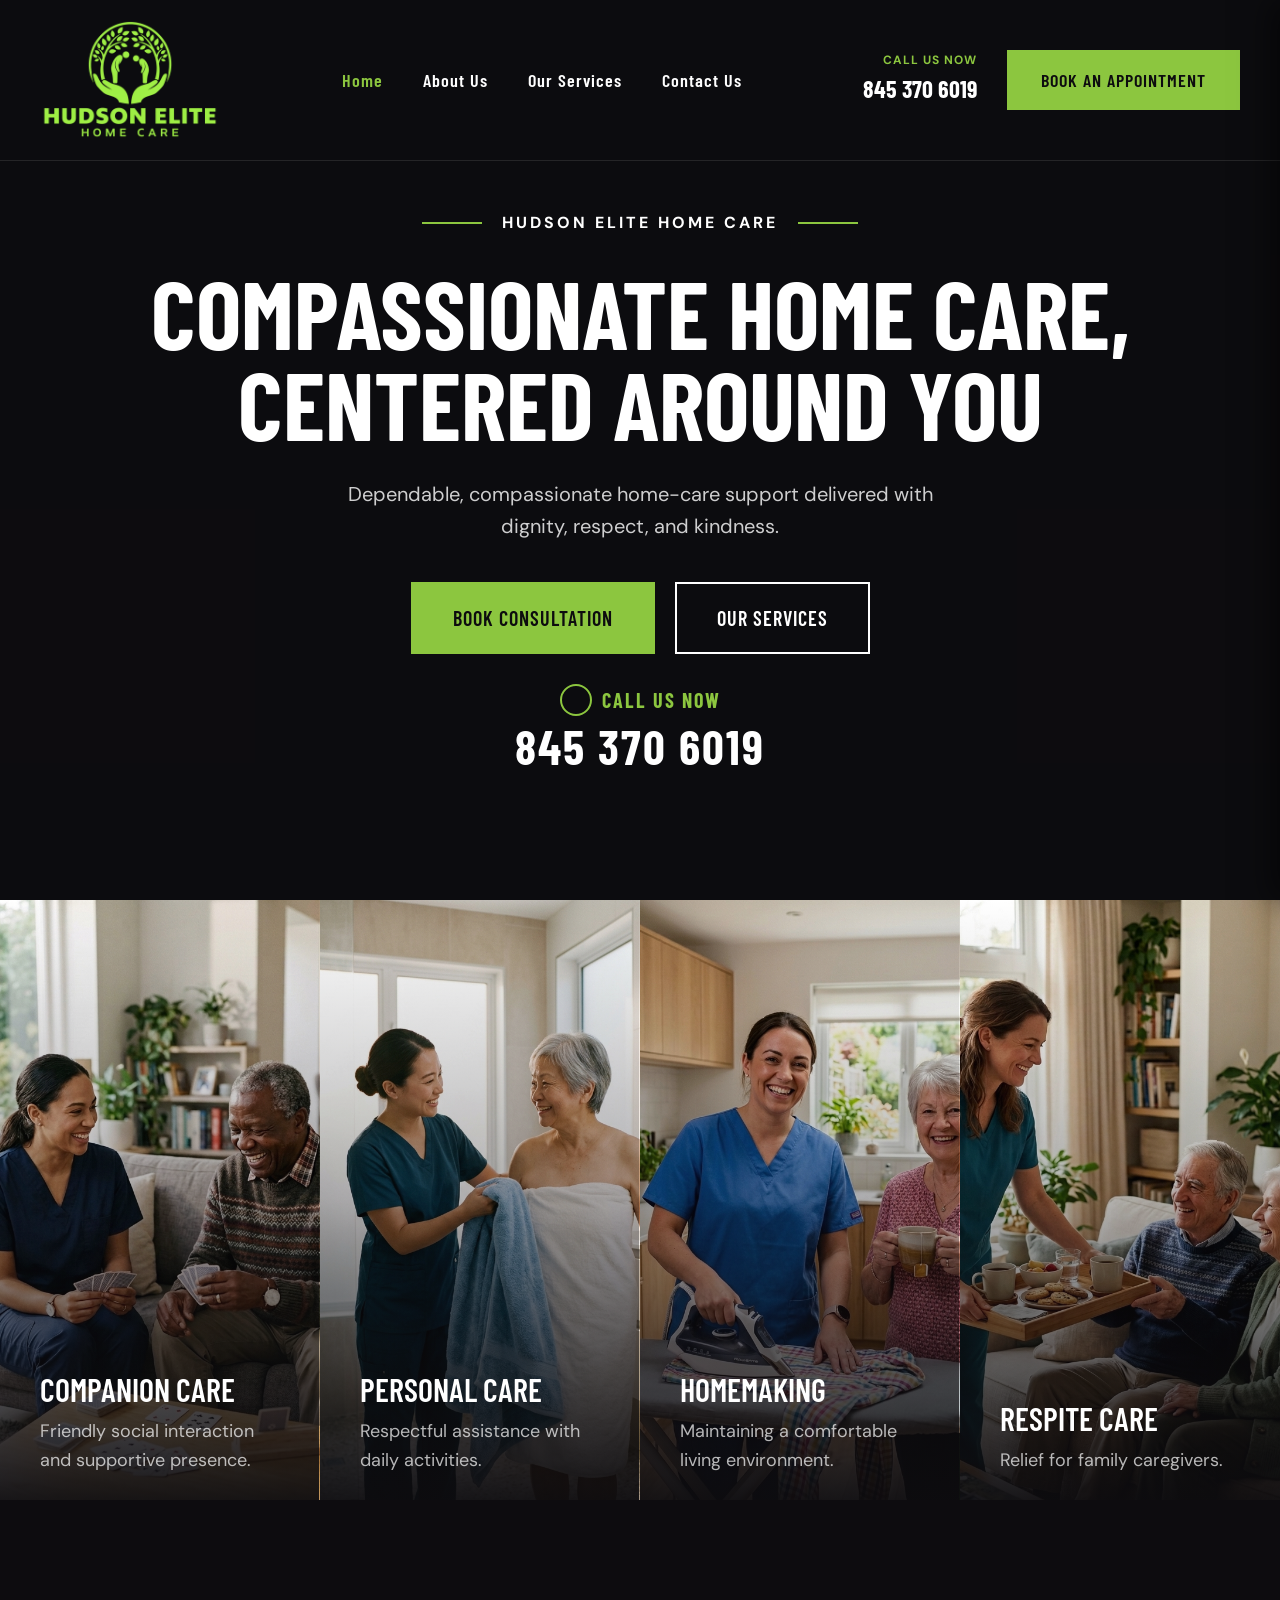
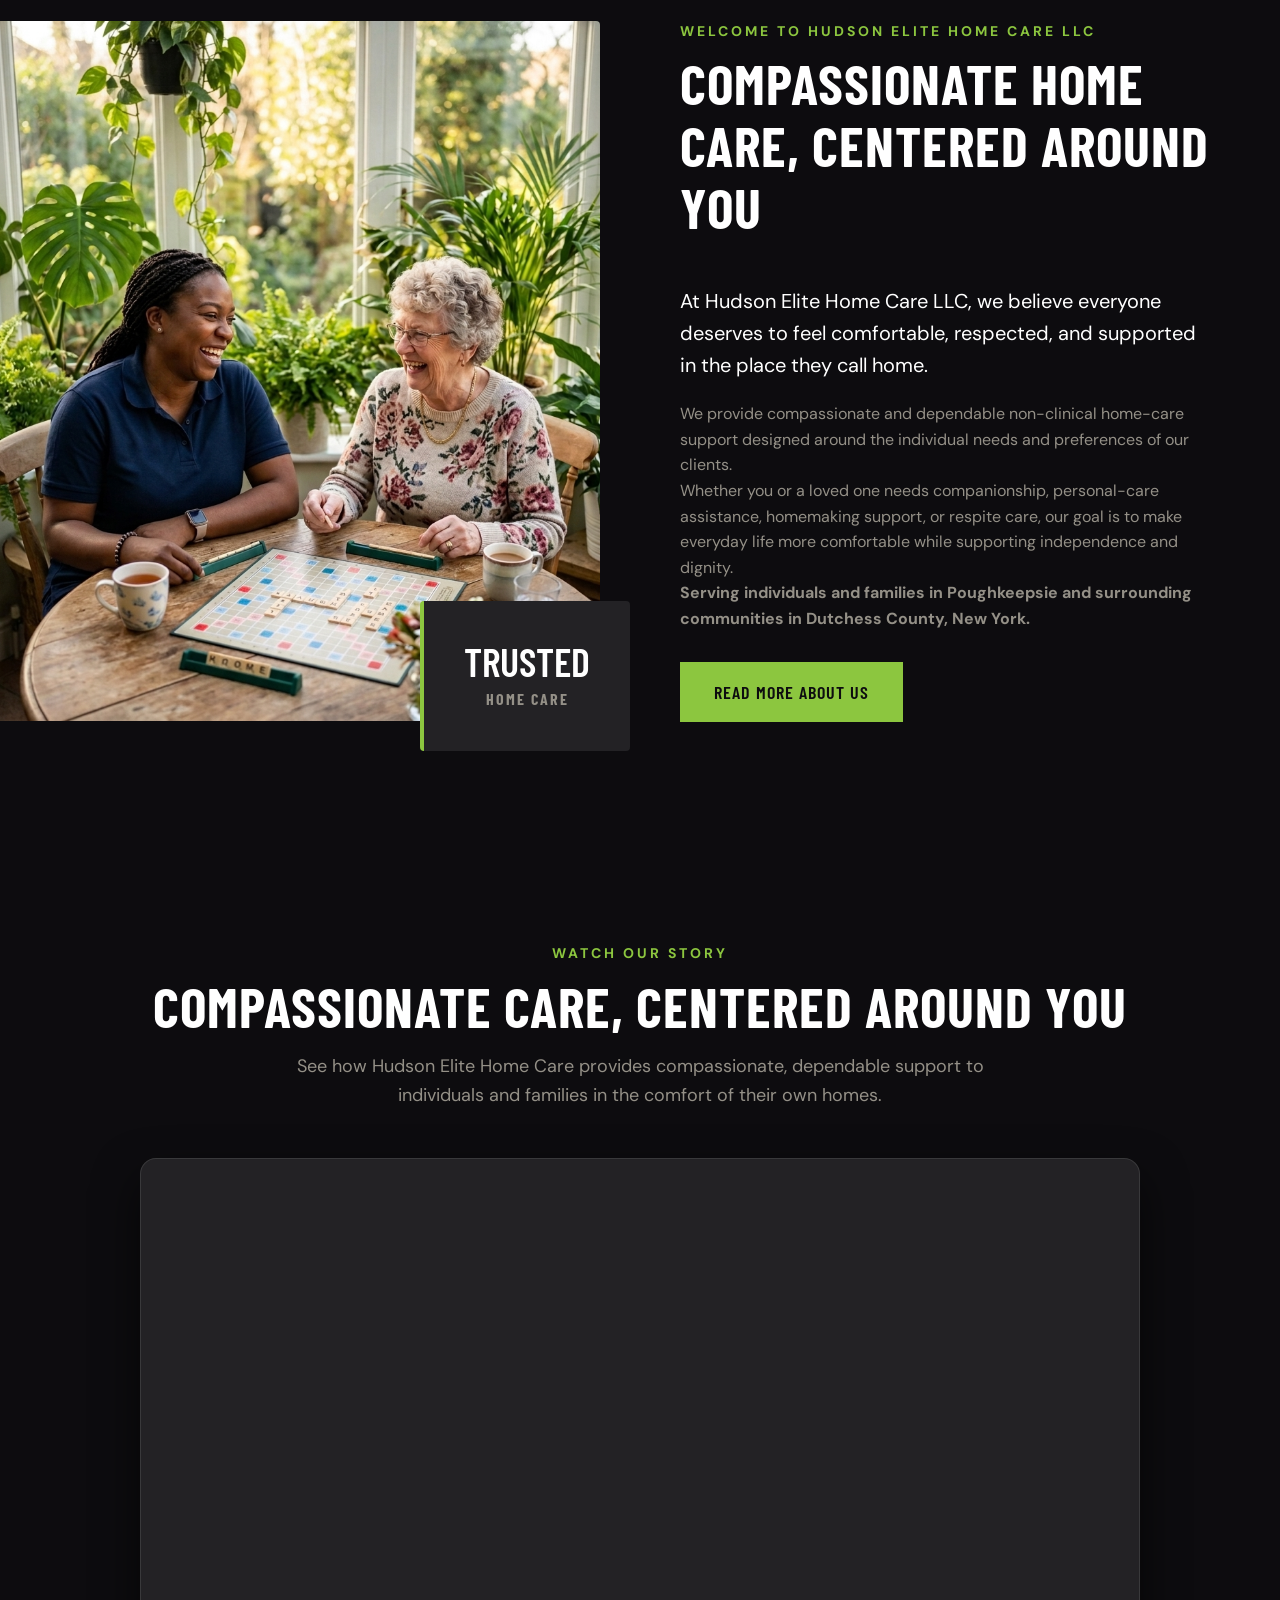
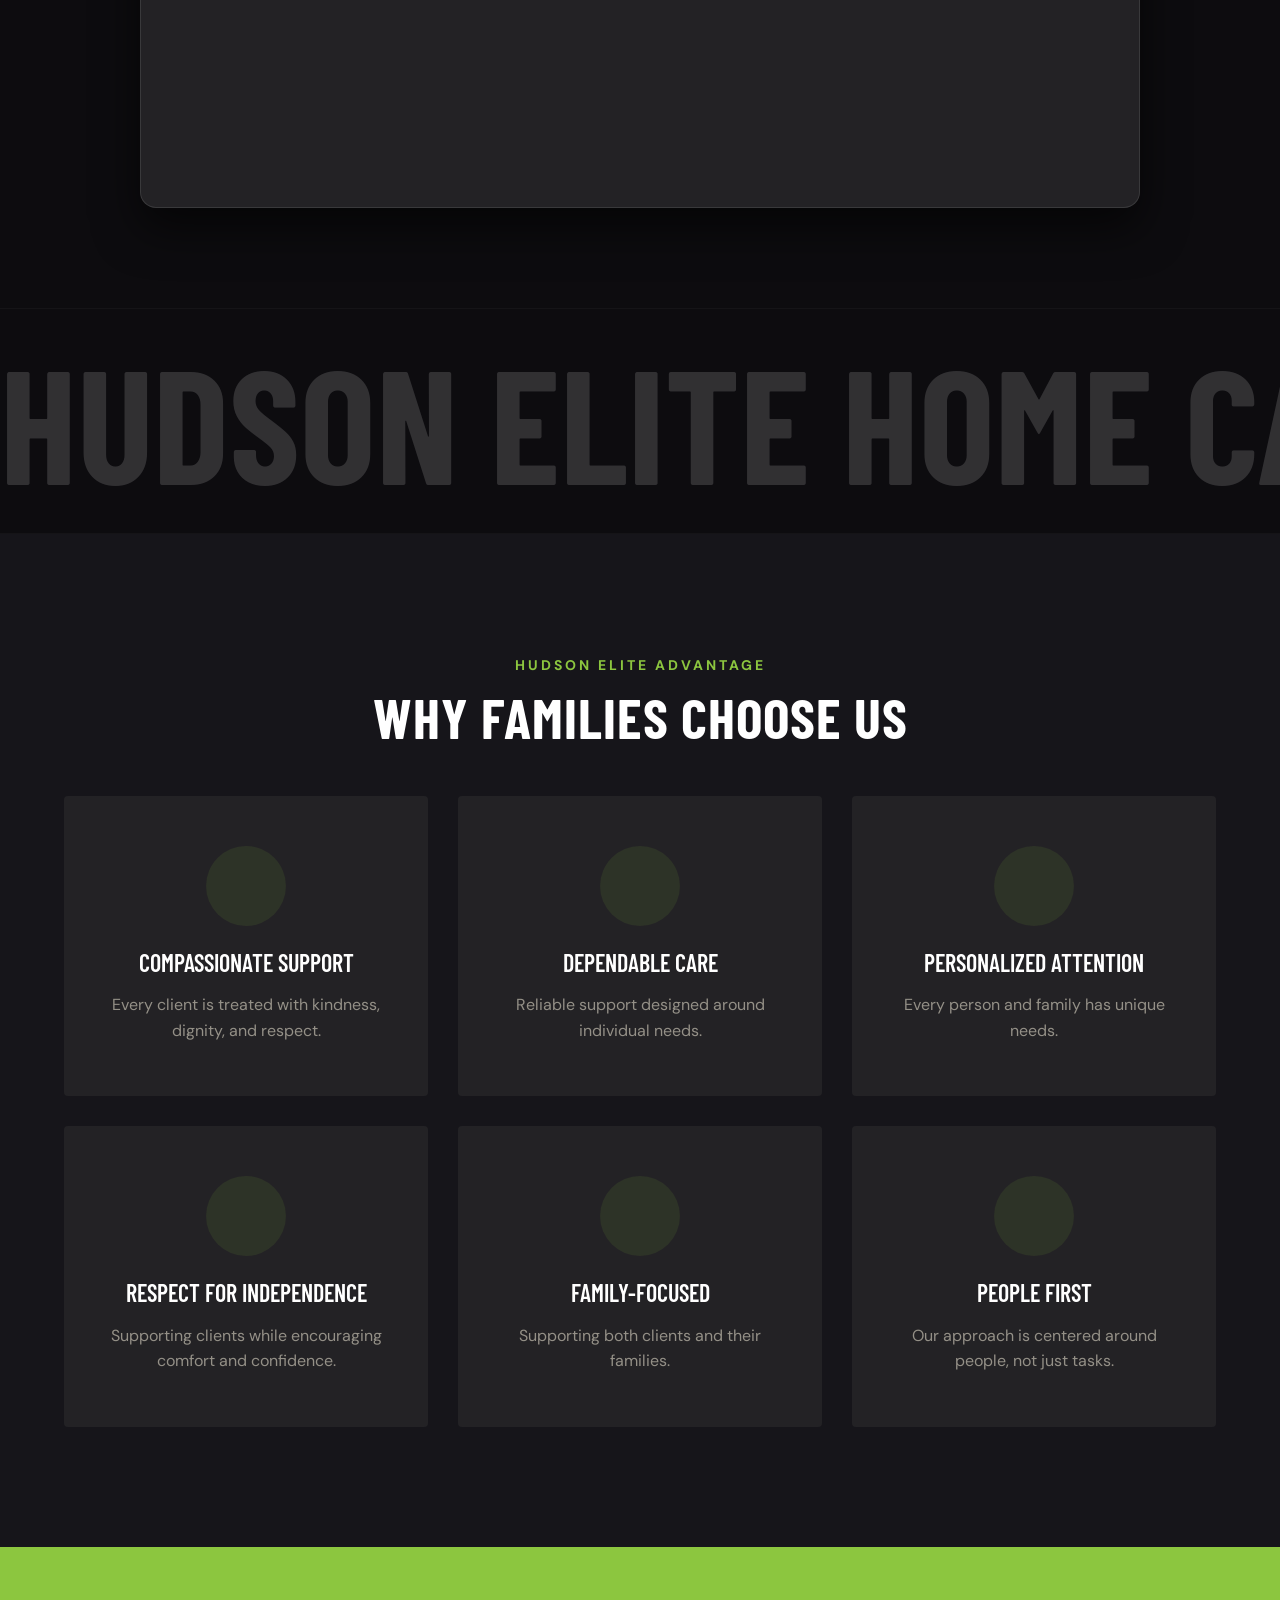
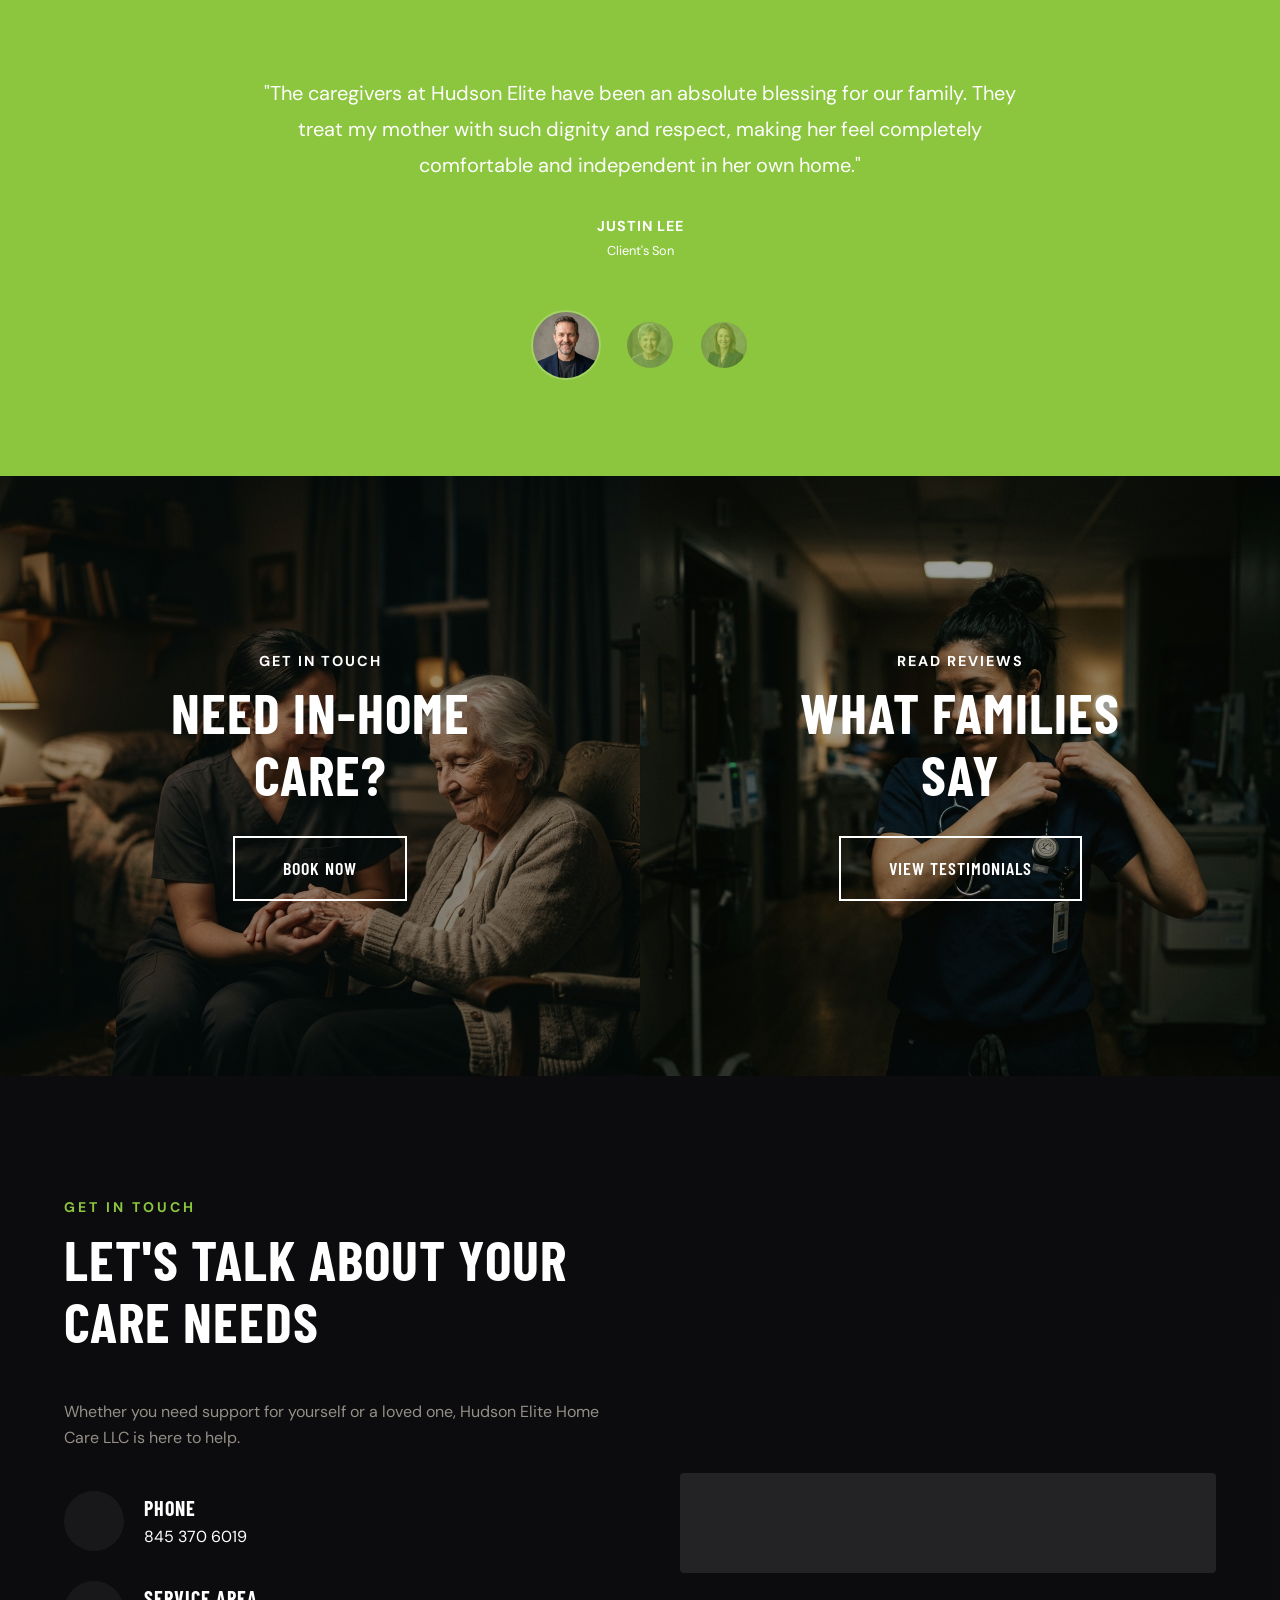
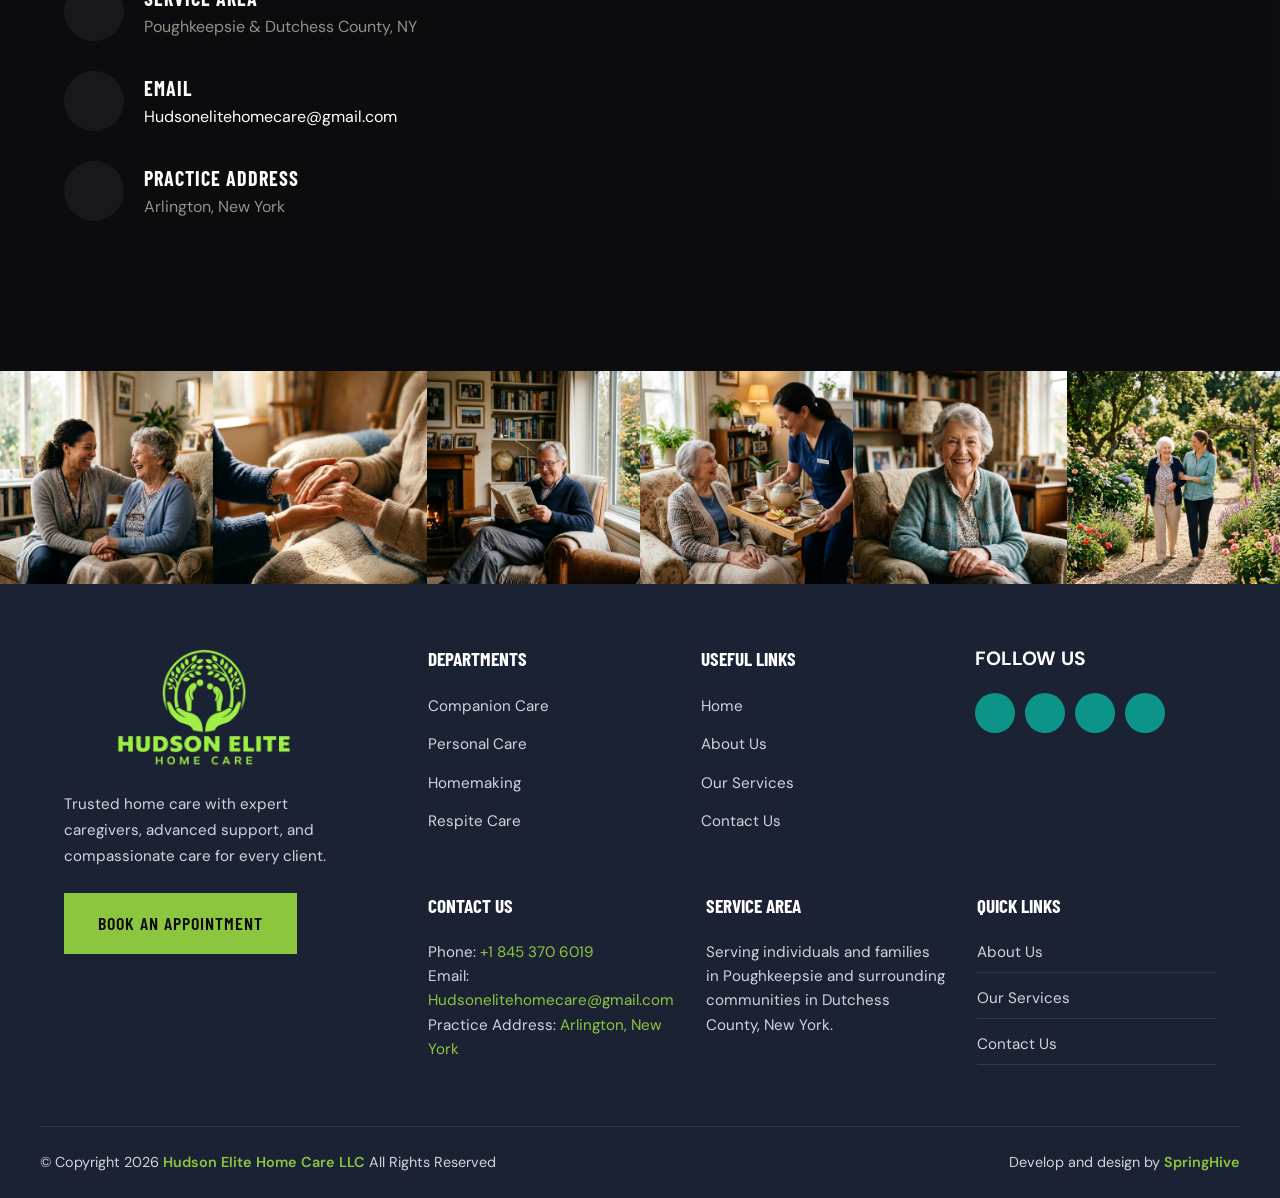
<file: index.html>
<!DOCTYPE html>
<html lang="en" class="dark-theme">

<head>
    <meta charset="UTF-8">
    <meta name="viewport" content="width=device-width, initial-scale=1.0">
    <title>Hudson Elite Home Care LLC</title>
    <link rel="preconnect" href="https://fonts.googleapis.com">
    <link rel="preconnect" href="https://fonts.gstatic.com" crossorigin>
    <!-- Using Barlow Condensed for headings and DM Sans for body like DetailX -->
    <link
        href="https://fonts.googleapis.com/css2?family=Barlow+Condensed:wght@500;600;700&family=DM+Sans:wght@400;500;700&display=swap"
        rel="stylesheet">
    <link rel='stylesheet' href='https://cdn-uicons.flaticon.com/uicons-regular-rounded/css/uicons-regular-rounded.css'>
    <link rel='stylesheet' href='https://cdn-uicons.flaticon.com/uicons-brands/css/uicons-brands.css'>
    <link rel="stylesheet" href="styles.css">
</head>

<body>

    <!-- 1. HEADER (Dark Theme) -->
    <header class="site-header">
        <div class="header-inner">
            <div class="logo">
                <a href="index.html"><img src="images/EntireLogo.png" alt="Hudson Elite Home Care Logo" class="site-logo"></a>
            </div>

            <nav class="main-nav">
                <ul>
                    <li><a href="index.html" class="active-nav">Home</a></li>
                    <li><a href="about.html">About Us</a></li>
                    <li><a href="services.html">Our Services</a></li>
                    <li><a href="contact.html">Contact Us</a></li>
                </ul>
            </nav>

            <div class="header-action">
                <div class="phone-block">
                    <span class="phone-label">CALL US NOW</span>
                    <a href="tel:+18453706019" class="phone-number">845 370 6019</a>
                </div>
                <a href="book-appointment.html" class="btn btn-accent">Book An Appointment</a>
                <button class="mobile-nav-toggle" id="mobileMenuToggle" aria-label="Toggle Navigation">
                    <i class="fi fi-rr-menu-burger"></i>
                </button>
            </div>
        </div>
    </header>

    <!-- MOBILE NAVIGATION OVERLAY -->
    <div class="mobile-menu-overlay" id="mobileMenu">
        <div class="mobile-menu-header">
            <a href="index.html"><img src="images/EntireLogo.png" alt="Hudson Elite Home Care Logo" class="mobile-menu-logo"></a>
            <button class="mobile-menu-close" id="mobileMenuClose" aria-label="Close Menu">
                <i class="fi fi-rr-cross"></i>
            </button>
        </div>
        <nav class="mobile-nav-links">
            <ul>
                <li><a href="index.html" class="mobile-link active-nav">Home</a></li>
                <li><a href="about.html" class="mobile-link">About Us</a></li>
                <li><a href="services.html" class="mobile-link">Our Services</a></li>
                <li><a href="contact.html" class="mobile-link">Contact Us</a></li>
            </ul>
        </nav>
        <div class="mobile-menu-footer">
            <a href="tel:+18453706019" class="btn btn-outline btn-full mb-10"><i class="fi fi-rr-phone-call"></i> Call 845 370 6019</a>
            <a href="book-appointment.html" class="btn btn-accent btn-full">Book An Appointment</a>
        </div>
    </div>

    <!-- 2. HERO SECTION (Dark Video Background) -->
    <section class="hero-section" id="home">
        <div class="hero-bg">
            <video autoplay loop playsinline class="hero-video" id="heroVideo"
                poster="https://images.unsplash.com/photo-1576765608535-5f04d1e3f289?ixlib=rb-4.0.3&auto=format&fit=crop&w=2000&q=80">
                <source
                    src="https://assets.mixkit.co/videos/preview/mixkit-nurse-checking-on-senior-woman-in-wheelchair-10705-large.mp4"
                    type="video/mp4">
            </video>
            <div class="hero-overlay"></div>
        </div>



        <div class="hero-content container text-center">
            <div class="hero-subtitle-block">
                <div class="line"></div>
                <span class="hero-badge">HUDSON ELITE HOME CARE</span>
                <div class="line"></div>
            </div>
            <h1 class="hero-title">COMPASSIONATE HOME CARE,<br>CENTERED AROUND YOU</h1>
            <p class="hero-desc">Dependable, compassionate home-care support delivered with dignity, respect, and kindness.</p>
            <div class="hero-btns">
                <a href="book-appointment.html" class="btn btn-accent btn-large">BOOK CONSULTATION</a>
                <a href="services.html" class="btn btn-outline btn-large">OUR SERVICES</a>
            </div>
            <div class="hero-call-cta">
                <div class="hero-call-label">
                    <span class="hero-call-icon"><i class="fi fi-rr-phone-call"></i></span>
                    <span>CALL US NOW</span>
                </div>
                <a href="tel:8453706019" class="hero-call-number">845 370 6019</a>
            </div>
        </div>
    </section>

    <!-- 3. SERVICES (Edge-to-Edge Grid from Image) -->
    <section class="services-grid-section" id="services">
        <a href="companion-care.html" class="service-box" style="background-image: url('images/companion-care-cards.jpg')">
            <div class="service-box-overlay"></div>
            <div class="service-box-content">
                <h3 class="service-title">COMPANION CARE</h3>
                <p class="service-desc">Friendly social interaction and supportive presence.</p>
            </div>
            <div class="service-icon-corner"><i class="fi fi-rr-arrow-right"></i></div>
        </a>
        <a href="personal-care.html" class="service-box" style="background-image: url('images/personal-care-towel.jpg')">
            <div class="service-box-overlay"></div>
            <div class="service-box-content">
                <h3 class="service-title">PERSONAL CARE</h3>
                <p class="service-desc">Respectful assistance with daily activities.</p>
            </div>
            <div class="service-icon-corner"><i class="fi fi-rr-arrow-right"></i></div>
        </a>
        <a href="homemaking.html" class="service-box" style="background-image: url('images/homemaking-ironing.jpg')">
            <div class="service-box-overlay"></div>
            <div class="service-box-content">
                <h3 class="service-title">HOMEMAKING</h3>
                <p class="service-desc">Maintaining a comfortable living environment.</p>
            </div>
            <div class="service-icon-corner"><i class="fi fi-rr-arrow-right"></i></div>
        </a>
        <a href="respite-care.html" class="service-box" style="background-image: url('images/respite-care-serving.jpg')">
            <div class="service-box-overlay"></div>
            <div class="service-box-content">
                <h3 class="service-title">RESPITE CARE</h3>
                <p class="service-desc">Relief for family caregivers.</p>
            </div>
            <div class="service-icon-corner"><i class="fi fi-rr-arrow-right"></i></div>
        </a>
    </section>

    <!-- 4. ABOUT & INTRO (Dark Overlapping Layout) -->
    <section class="about-section" id="about">
        <div class="marquee-bg marquee-right opacity-low">
            <span>PUTTING PEOPLE FIRST &middot; PUTTING PEOPLE FIRST &middot; </span>
        </div>
        <div class="container about-container">
            <div class="about-images">
                <div class="img-main">
                    <img src="images/about-care-scrabble.jpg" alt="Caregiver with client playing a game">
                </div>
                <div class="img-accent badge-box">
                    <i class="fi fi-rr-badge-check"></i>
                    <h4>TRUSTED</h4>
                    <p>HOME CARE</p>
                </div>
            </div>
            <div class="about-content">
                <div class="section-heading">
                    <span class="subheading text-accent">WELCOME TO HUDSON ELITE HOME CARE LLC</span>
                    <h2>COMPASSIONATE HOME CARE, CENTERED AROUND YOU</h2>
                </div>
                <p class="lead-text">At Hudson Elite Home Care LLC, we believe everyone deserves to feel comfortable, respected, and supported in the place they call home.</p>
                <p>We provide compassionate and dependable non-clinical home-care support designed around the individual needs and preferences of our clients.</p>
                <p>Whether you or a loved one needs companionship, personal-care assistance, homemaking support, or respite care, our goal is to make everyday life more comfortable while supporting independence and dignity.</p>
                <p><strong>Serving individuals and families in Poughkeepsie and surrounding communities in Dutchess County, New York.</strong></p>
                
                <div style="margin-top: 30px;">
                    <a href="about.html" class="btn btn-accent">Read More About Us</a>
                </div>
            </div>
        </div>
    </section>

    <!-- VIDEO PROMOTION SECTION -->
    <section class="video-promo-section" id="video-promotion">
        <div class="container text-center">
            <div class="section-heading text-center">
                <span class="subheading text-accent">WATCH OUR STORY</span>
                <h2>COMPASSIONATE CARE, CENTERED AROUND YOU</h2>
                <p class="video-promo-desc">See how Hudson Elite Home Care provides compassionate, dependable support to individuals and families in the comfort of their own homes.</p>
            </div>
            <div class="video-wrapper">
                <iframe 
                    src="https://player.vimeo.com/video/1223205420?autoplay=1&amp;muted=0&amp;autopause=0&amp;badge=0&amp;player_id=0&amp;app_id=58479" 
                    frameborder="0" 
                    allow="autoplay; fullscreen; picture-in-picture; clipboard-write; encrypted-media" 
                    title="Hudson Elite Home Care - Watch Our Story" 
                    allowfullscreen>
                </iframe>
            </div>
        </div>
    </section>


    <!-- STANDALONE MARQUEE -->
    <section class="marquee-standalone-section">
        <div class="marquee-standalone-content">
            HUDSON ELITE HOME CARE LLC &nbsp;&nbsp;&middot;&nbsp;&nbsp; HUDSON ELITE HOME CARE LLC
            &nbsp;&nbsp;&middot;&nbsp;&nbsp; HUDSON ELITE HOME CARE LLC &nbsp;&nbsp;&middot;&nbsp;&nbsp; HUDSON ELITE
            HOME CARE LLC &nbsp;&nbsp;&middot;&nbsp;&nbsp; HUDSON ELITE HOME CARE LLC &nbsp;&nbsp;&middot;&nbsp;&nbsp;
            HUDSON ELITE HOME CARE LLC &nbsp;&nbsp;&middot;&nbsp;&nbsp; HUDSON ELITE HOME CARE LLC
            &nbsp;&nbsp;&middot;&nbsp;&nbsp; HUDSON ELITE HOME CARE LLC &nbsp;&nbsp;&middot;&nbsp;&nbsp;
        </div>
    </section>

    <!-- 5. WHY CHOOSE US (Dark Grid) -->
    <section class="why-choose-section">
        <div class="container">
            <div class="section-heading text-center">
                <span class="subheading text-accent">HUDSON ELITE ADVANTAGE</span>
                <h2>WHY FAMILIES CHOOSE US</h2>
            </div>
            <div class="features-grid-dark">
                <div class="feature-card-dark">
                    <div class="feature-icon"><i class="fi fi-rr-heart"></i></div>
                    <h4>COMPASSIONATE SUPPORT</h4>
                    <p>Every client is treated with kindness, dignity, and respect.</p>
                </div>
                <div class="feature-card-dark">
                    <div class="feature-icon"><i class="fi fi-rr-shield-check"></i></div>
                    <h4>DEPENDABLE CARE</h4>
                    <p>Reliable support designed around individual needs.</p>
                </div>
                <div class="feature-card-dark">
                    <div class="feature-icon"><i class="fi fi-rr-user-add"></i></div>
                    <h4>PERSONALIZED ATTENTION</h4>
                    <p>Every person and family has unique needs.</p>
                </div>
                <div class="feature-card-dark">
                    <div class="feature-icon"><i class="fi fi-rr-user"></i></div>
                    <h4>RESPECT FOR INDEPENDENCE</h4>
                    <p>Supporting clients while encouraging comfort and confidence.</p>
                </div>
                <div class="feature-card-dark">
                    <div class="feature-icon"><i class="fi fi-rr-users"></i></div>
                    <h4>FAMILY-FOCUSED</h4>
                    <p>Supporting both clients and their families.</p>
                </div>
                <div class="feature-card-dark">
                    <div class="feature-icon"><i class="fi fi-rr-star"></i></div>
                    <h4>PEOPLE FIRST</h4>
                    <p>Our approach is centered around people, not just tasks.</p>
                </div>
            </div>
        </div>
    </section>

    <!-- TESTIMONIALS SECTION -->
    <section class="testimonials-section" id="testimonials">
        <div class="container" style="position: relative;">
            <button class="testimonial-nav-btn testimonial-prev" onclick="changeTestimonial(-1)"><i
                    class="fi fi-rr-arrow-left"></i></button>
            <button class="testimonial-nav-btn testimonial-next" onclick="changeTestimonial(1)"><i
                    class="fi fi-rr-arrow-right"></i></button>

            <div class="testimonial-container">
                <div class="testimonial-quote-icon" style="color: #ffffff;">
                    <i class="fi fi-rr-quote-right"></i>
                </div>

                <div id="testimonial-items">
                    <div class="testimonial-item active" data-index="0">
                        <p class="testimonial-text">"The caregivers at Hudson Elite have been an absolute blessing for
                            our family. They treat my mother with such dignity and respect, making her feel completely
                            comfortable and independent in her own home."</p>
                        <div class="testimonial-author">JUSTIN LEE</div>
                        <div class="testimonial-role">Client's Son</div>
                    </div>
                    <div class="testimonial-item" data-index="1">
                        <p class="testimonial-text">"I couldn't have asked for better support. The personalized
                            attention and genuine compassion I receive every single day has truly improved my quality of
                            life."</p>
                        <div class="testimonial-author">MARGARET STONE</div>
                        <div class="testimonial-role">Client</div>
                    </div>
                    <div class="testimonial-item" data-index="2">
                        <p class="testimonial-text">"Finding reliable home care was overwhelming until we found Hudson
                            Elite. Their team is incredibly professional, dependable, and they always put the needs of
                            the client first."</p>
                        <div class="testimonial-author">SARAH JENKINS</div>
                        <div class="testimonial-role">Family Member</div>
                    </div>
                </div>

                <div class="testimonial-avatars">
                    <img src="images/avatar1.jpg" alt="Justin Lee" class="testimonial-avatar active"
                        onclick="setTestimonial(0)">
                    <img src="images/avatar2.jpg" alt="Margaret Stone" class="testimonial-avatar"
                        onclick="setTestimonial(1)">
                    <img src="images/avatar3.jpg" alt="Sarah Jenkins" class="testimonial-avatar"
                        onclick="setTestimonial(2)">
                </div>
            </div>
        </div>
    </section>

    <!-- NEW: SPLIT CTA SECTION -->
    <section class="split-cta-section">
        <div class="split-cta-block" style="background-image: url('images/split-cta-care.jpg');">
            <div class="split-cta-content">
                <span class="subheading">GET IN TOUCH</span>
                <h2>NEED IN-HOME CARE?</h2>
                <a href="book-appointment.html" class="btn btn-outline">BOOK NOW</a>
            </div>
        </div>
        <div class="split-cta-block" style="background-image: url('images/split-cta-careers.jpg');">
            <div class="split-cta-content">
                <span class="subheading">READ REVIEWS</span>
                <h2>WHAT FAMILIES SAY</h2>
                <a href="testimonials.html" class="btn btn-outline">VIEW TESTIMONIALS</a>
            </div>
        </div>
    </section>

    <!-- 6. CONTACT & CTA -->
    <section class="contact-section" id="contact">
        <div class="contact-bg-overlay"></div>
        <div class="container contact-container">
            <div class="contact-info-block">
                <div class="section-heading">
                    <span class="subheading text-accent">GET IN TOUCH</span>
                    <h2>LET'S TALK ABOUT YOUR CARE NEEDS</h2>
                </div>
                <p>Whether you need support for yourself or a loved one, Hudson Elite Home Care LLC is here to help.</p>

                <ul class="contact-list">
                    <li>
                        <i class="fi fi-rr-phone-call text-accent"></i>
                        <div>
                            <strong>PHONE</strong>
                            <a href="tel:+18453706019">845 370 6019</a>
                        </div>
                    </li>
                    <li>
                        <i class="fi fi-rr-marker text-accent"></i>
                        <div>
                            <strong>SERVICE AREA</strong>
                            <span>Poughkeepsie & Dutchess County, NY</span>
                        </div>
                    </li>
                    <li>
                        <i class="fi fi-rr-envelope text-accent"></i>
                        <div>
                            <strong>EMAIL</strong>
                            <a href="mailto:Hudsonelitehomecare@gmail.com">Hudsonelitehomecare@gmail.com</a>
                        </div>
                    </li>
                    <li>
                        <i class="fi fi-rr-building text-accent"></i>
                        <div>
                            <strong>PRACTICE ADDRESS</strong>
                            <span>Arlington, New York</span>
                        </div>
                    </li>
                </ul>
            </div>

            <div class="contact-form-block">
                <div class="formaloo--root-container" data-form-slug="Ps8Ngrlj"></div>
                <script src="https://embed.formaloo.me/v1/main.js" defer></script>
            </div>
        </div>
    </section>

    <!-- SOCIAL GALLERY -->
    <section class="ig-gallery-section">
        <img src="images/ig1.jpg" alt="Home Care Lifestyle 1">
        <img src="images/ig2.jpg" alt="Home Care Lifestyle 2">
        <img src="images/ig3.jpg" alt="Home Care Lifestyle 3">
        <img src="images/ig4.jpg" alt="Home Care Lifestyle 4">
        <img src="images/ig5.jpg" alt="Home Care Lifestyle 5">
        <img src="images/ig6.jpg" alt="Home Care Lifestyle 6">
    </section>

    <!-- 7. FOOTER -->
    <footer class="site-footer-new">
        <div class="container footer-main-wrapper">
            <div class="footer-left-col">
                <div class="logo">
                    <a href="index.html"><img src="images/EntireLogo.png" alt="Hudson Elite Home Care Logo" class="site-logo"
                        style="width: 280px; max-width: 100%;"></a>
                </div>
                <p class="footer-desc">Trusted home care with expert caregivers, advanced support, and compassionate
                    care for every client.</p>
                <div style="margin-top: 20px;">
                    <a href="book-appointment.html" class="btn btn-accent">Book An Appointment</a>
                </div>
            </div>

            <div class="footer-right-col">
                <!-- Row 1 -->
                <div class="footer-grid-top">
                    <div class="footer-widget">
                        <h4>Departments</h4>
                        <ul>
                            <li><a href="companion-care.html">Companion Care</a></li>
                            <li><a href="personal-care.html">Personal Care</a></li>
                            <li><a href="homemaking.html">Homemaking</a></li>
                            <li><a href="respite-care.html">Respite Care</a></li>
                        </ul>
                    </div>
                    <div class="footer-widget">
                        <h4>Useful Links</h4>
                        <ul>
                            <li><a href="index.html">Home</a></li>
                            <li><a href="about.html">About Us</a></li>
                            <li><a href="services.html">Our Services</a></li>
                            <li><a href="contact.html">Contact Us</a></li>
                        </ul>
                    </div>
                    <div class="footer-widget footer-social-section">
                        <h4>Follow us</h4>
                        <div class="footer-socials">
                            <a href="#"><i class="fi fi-brands-facebook"></i></a>
                            <a href="#"><i class="fi fi-brands-twitter"></i></a>
                            <a href="#"><i class="fi fi-brands-instagram"></i></a>
                            <a href="#"><i class="fi fi-brands-linkedin"></i></a>
                        </div>
                    </div>
                </div>

                <!-- Row 2 -->
                <div class="footer-grid-bottom">
                    <div class="footer-widget">
                        <h4>Contact Us</h4>
                        <p>Phone: <a href="tel:+18453706019" class="text-accent">+1 845 370 6019</a></p>
                        <p>Email: <a href="mailto:Hudsonelitehomecare@gmail.com" class="text-accent">Hudsonelitehomecare@gmail.com</a></p>
                        <p>Practice Address: <span class="text-accent">Arlington, New York</span></p>
                    </div>
                    <div class="footer-widget">
                        <h4>Service Area</h4>
                        <p>Serving individuals and families in Poughkeepsie and surrounding communities in Dutchess County, New York.</p>
                    </div>
                    <div class="footer-widget">
                        <h4>Quick Links</h4>
                        <ul class="hours-list">
                            <li><a href="about.html">About Us</a></li>
                            <li><a href="services.html">Our Services</a></li>
                            <li><a href="contact.html">Contact Us</a></li>
                        </ul>
                    </div>
                </div>
            </div>
        </div>

        <div class="footer-bottom-bar container">
            <div class="copyright">
                &copy; Copyright 2026 <span class="text-accent">Hudson Elite Home Care LLC</span> All Rights Reserved
            </div>
            <div class="developer">
                Develop and design by <a href="https://springhive.co/" target="_blank"
                    class="text-accent">SpringHive</a>
            </div>
        </div>
    </footer>

    <script src="https://player.vimeo.com/api/player.js"></script>
    <script src="script.js"></script>
</body>

</html>
</file>
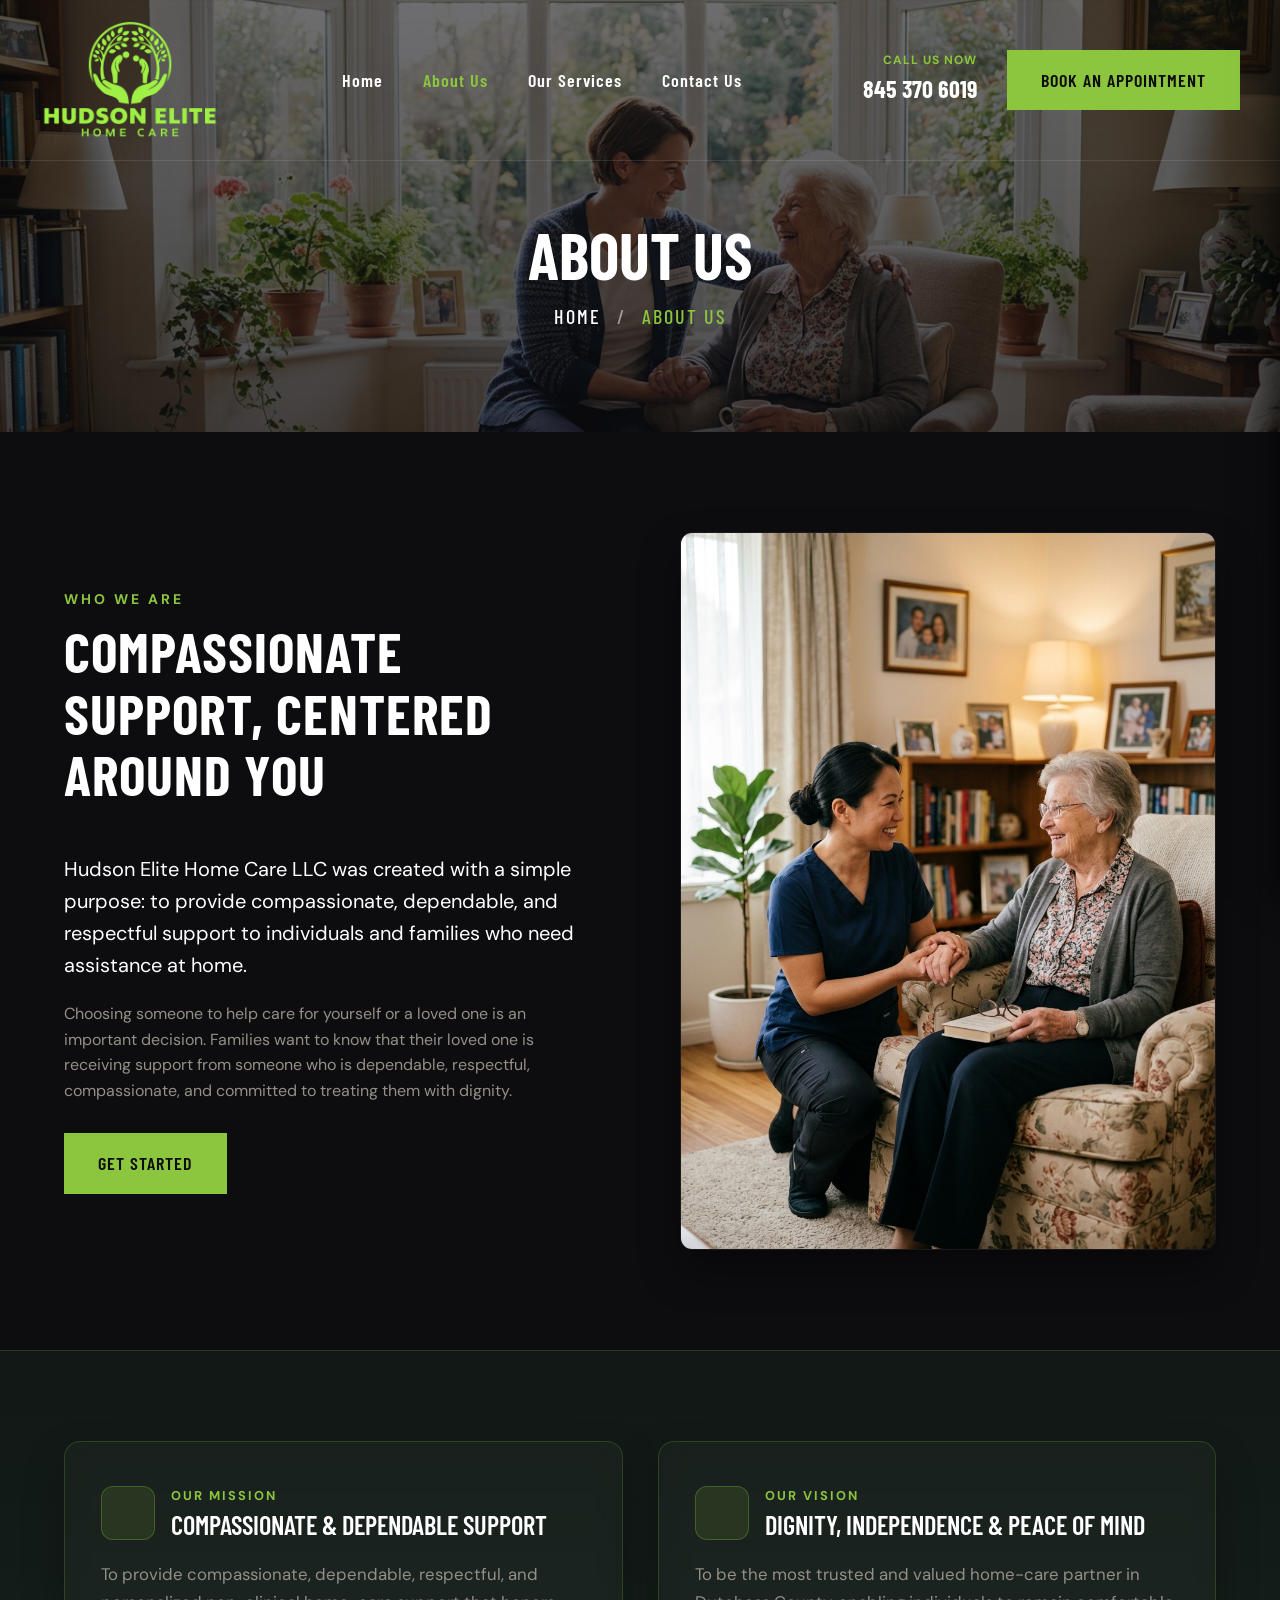
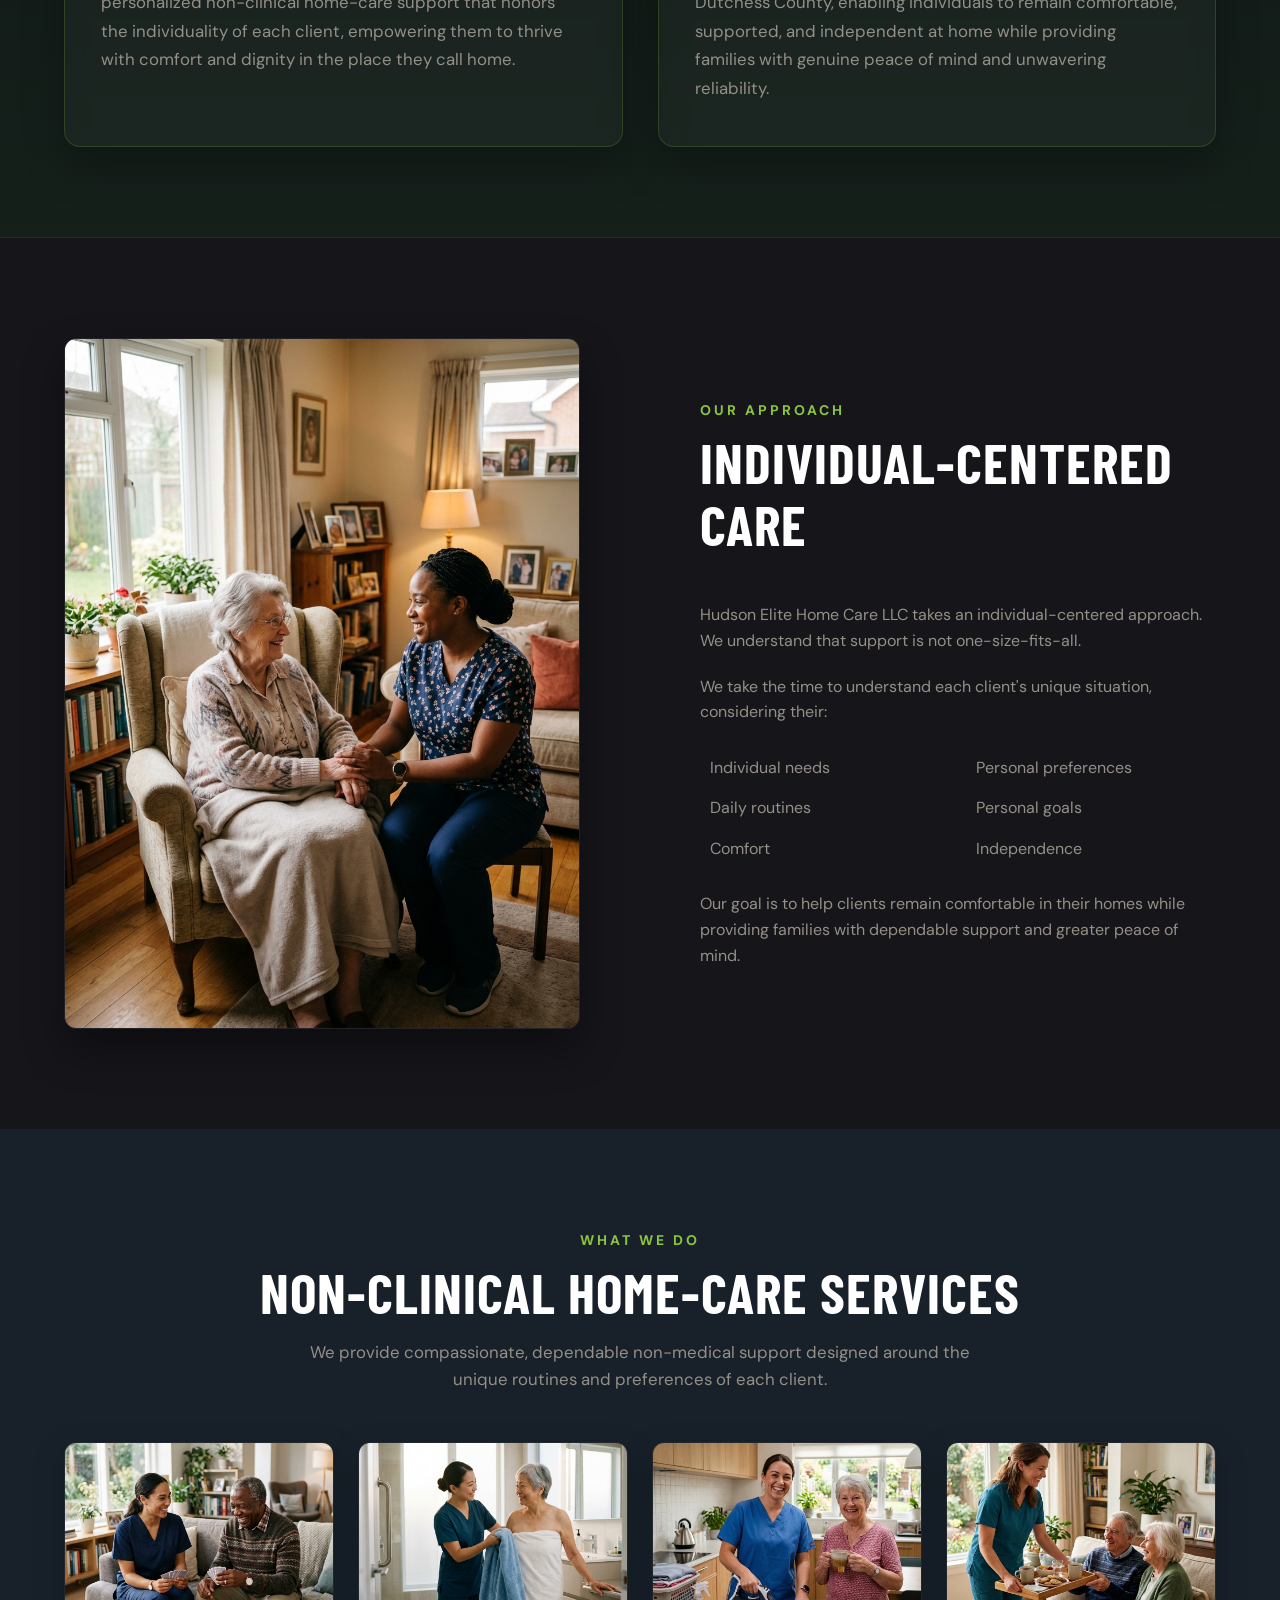
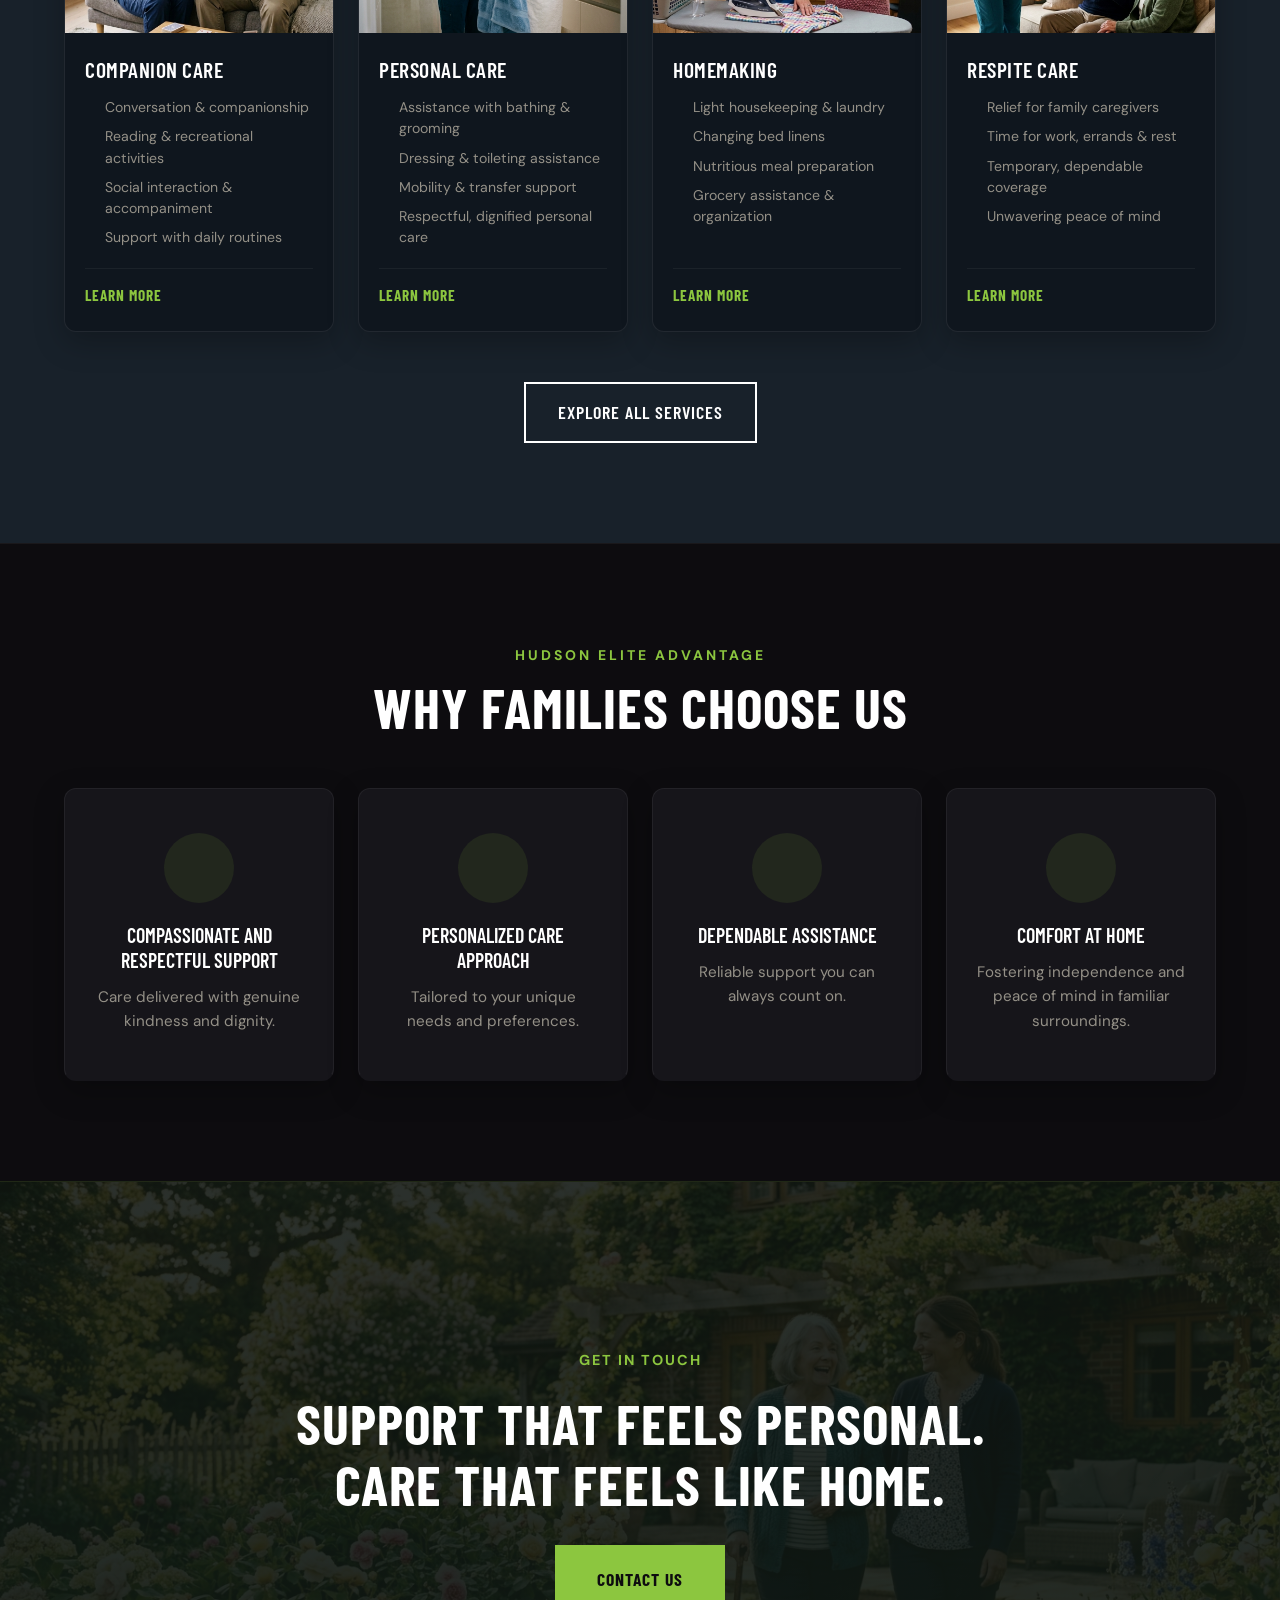
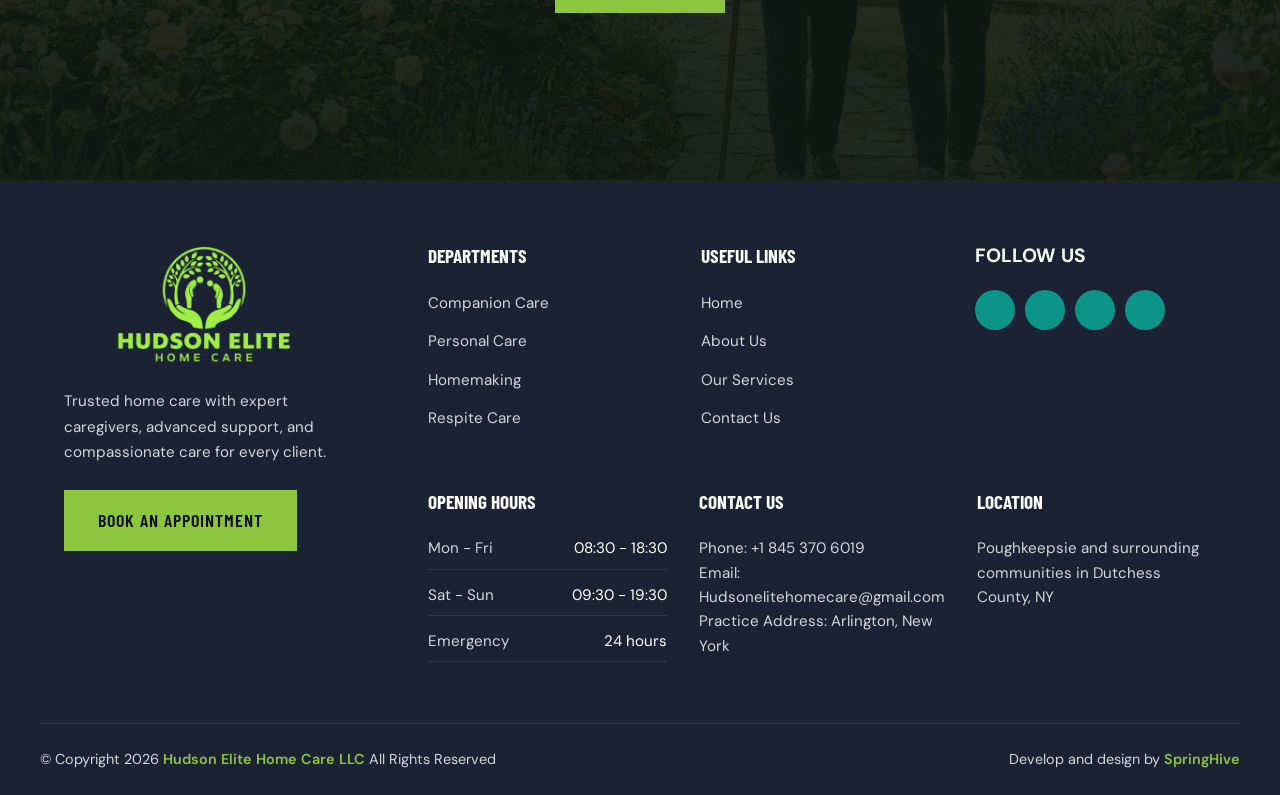
<file: about.html>
<!DOCTYPE html>
<html lang="en" class="dark-theme">

<head>
    <meta charset="UTF-8">
    <meta name="viewport" content="width=device-width, initial-scale=1.0">
    <title>Hudson Elite Home Care LLC</title>
    <link rel="preconnect" href="https://fonts.googleapis.com">
    <link rel="preconnect" href="https://fonts.gstatic.com" crossorigin>
    <!-- Using Barlow Condensed for headings and DM Sans for body like DetailX -->
    <link
        href="https://fonts.googleapis.com/css2?family=Barlow+Condensed:wght@500;600;700&family=DM+Sans:wght@400;500;700&display=swap"
        rel="stylesheet">
    <link rel='stylesheet' href='https://cdn-uicons.flaticon.com/uicons-regular-rounded/css/uicons-regular-rounded.css'>
    <link rel='stylesheet' href='https://cdn-uicons.flaticon.com/uicons-brands/css/uicons-brands.css'>
    <link rel="stylesheet" href="styles.css">
</head>

<body>

    <!-- 1. HEADER (Dark Theme) -->
    <header class="site-header">
        <div class="header-inner">
            <div class="logo">
                <a href="index.html"><img src="images/EntireLogo.png" alt="Hudson Elite Home Care Logo" class="site-logo"></a>
            </div>

            <nav class="main-nav">
                <ul>
                    <li><a href="index.html">Home</a></li>
                    <li><a href="about.html" class="active-nav">About Us</a></li>
                    <li><a href="services.html">Our Services</a></li>
                    <li><a href="contact.html">Contact Us</a></li>
                </ul>
            </nav>

            <div class="header-action">
                <div class="phone-block">
                    <span class="phone-label">CALL US NOW</span>
                    <a href="tel:+18453706019" class="phone-number">845 370 6019</a>
                </div>
                <a href="book-appointment.html" class="btn btn-accent">Book An Appointment</a>
                <button class="mobile-nav-toggle" id="mobileMenuToggle" aria-label="Toggle Navigation">
                    <i class="fi fi-rr-menu-burger"></i>
                </button>
            </div>
        </div>
    </header>

    <!-- MOBILE NAVIGATION OVERLAY -->
    <div class="mobile-menu-overlay" id="mobileMenu">
        <div class="mobile-menu-header">
            <a href="index.html"><img src="images/EntireLogo.png" alt="Hudson Elite Home Care Logo" class="mobile-menu-logo"></a>
            <button class="mobile-menu-close" id="mobileMenuClose" aria-label="Close Menu">
                <i class="fi fi-rr-cross"></i>
            </button>
        </div>
        <nav class="mobile-nav-links">
            <ul>
                <li><a href="index.html" class="mobile-link">Home</a></li>
                <li><a href="about.html" class="mobile-link active-nav">About Us</a></li>
                <li><a href="services.html" class="mobile-link">Our Services</a></li>
                <li><a href="contact.html" class="mobile-link">Contact Us</a></li>
            </ul>
        </nav>
        <div class="mobile-menu-footer">
            <a href="tel:+18453706019" class="btn btn-outline btn-full mb-10"><i class="fi fi-rr-phone-call"></i> Call 845 370 6019</a>
            <a href="book-appointment.html" class="btn btn-accent btn-full">Book An Appointment</a>
        </div>
    </div>

    <!-- 01 — PAGE HERO -->
    <section class="page-hero" style="background-image: linear-gradient(rgba(13, 12, 15, 0.6), rgba(13, 12, 15, 0.72)), url('images/about-hero-new.jpg'); background-size: cover; background-position: center 25%; border-bottom: none;">
        <div class="container">
            <h1 style="color: #ffffff; font-size: 4rem; margin-bottom: 10px;">About Us</h1>
            <p class="subtitle" style="color: var(--color-accent); font-weight: 500; font-family: var(--font-heading); text-transform: uppercase; letter-spacing: 2px;">
                <a href="index.html" style="color: #ffffff; text-decoration: none; transition: color 0.3s;">Home</a> <span style="margin: 0 10px; color: rgba(255,255,255,0.5);">/</span> About Us
            </p>
        </div>
    </section>

    <!-- 02 — WHO WE ARE -->
    <section class="who-we-are-section" style="padding: 100px 0; background-color: var(--bg-main);">
        <div class="container about-container">
            <div class="about-content">
                <div class="section-heading">
                    <span class="subheading text-accent">WHO WE ARE</span>
                    <h2>COMPASSIONATE SUPPORT, CENTERED AROUND YOU</h2>
                </div>
                <p class="lead-text" style="margin-bottom: 20px;">Hudson Elite Home Care LLC was created with a simple purpose: to provide compassionate, dependable, and respectful support to individuals and families who need assistance at home.</p>
                <p style="margin-bottom: 20px;">Choosing someone to help care for yourself or a loved one is an important decision. Families want to know that their loved one is receiving support from someone who is dependable, respectful, compassionate, and committed to treating them with dignity.</p>
                <a href="book-appointment.html" class="btn btn-accent" style="margin-top: 10px;">Get Started</a>
            </div>
            <div class="about-images" style="min-height: auto; width: 100%;">
                <div style="border-radius: 12px; overflow: hidden; border: 1px solid rgba(255,255,255,0.05); box-shadow: 0 20px 40px rgba(0,0,0,0.4); width: 100%;">
                    <img src="images/about-who-we-are.jpg" alt="Asian American caregiver with older client smiling" style="width: 100%; height: auto; display: block; object-fit: cover;">
                </div>
            </div>
        </div>
    </section>

    <!-- MISSION & VISION SECTION -->
    <section class="mission-vision-section" style="padding: 90px 0; background: linear-gradient(180deg, #111815 0%, #15201B 100%); border-top: 1px solid rgba(140, 198, 63, 0.15); border-bottom: 1px solid rgba(140, 198, 63, 0.15); position: relative;">
        <div class="container">
            <div style="display: grid; grid-template-columns: repeat(auto-fit, minmax(320px, 1fr)); gap: 35px;">
                
                <!-- Our Mission Block -->
                <div style="background: rgba(255, 255, 255, 0.03); border: 1px solid rgba(140, 198, 63, 0.2); border-radius: 16px; padding: 44px 36px; position: relative; backdrop-filter: blur(10px); box-shadow: 0 20px 40px rgba(0, 0, 0, 0.25);">
                    <div style="display: flex; align-items: center; gap: 16px; margin-bottom: 20px;">
                        <div style="width: 54px; height: 54px; border-radius: 12px; background: rgba(140, 198, 63, 0.12); border: 1px solid rgba(140, 198, 63, 0.3); display: flex; align-items: center; justify-content: center; flex-shrink: 0;">
                            <i class="fi fi-rr-heart text-accent" style="font-size: 1.6rem; line-height: 1;"></i>
                        </div>
                        <div>
                            <span class="subheading text-accent" style="margin-bottom: 4px; font-size: 0.8rem; letter-spacing: 2px;">OUR MISSION</span>
                            <h3 style="font-size: 1.65rem; margin-bottom: 0; color: #ffffff;">Compassionate & Dependable Support</h3>
                        </div>
                    </div>
                    <p style="color: var(--text-muted); font-size: 1.05rem; line-height: 1.7; margin: 0;">
                        To provide compassionate, dependable, respectful, and personalized non-clinical home-care support that honors the individuality of each client, empowering them to thrive with comfort and dignity in the place they call home.
                    </p>
                </div>

                <!-- Our Vision Block -->
                <div style="background: rgba(255, 255, 255, 0.03); border: 1px solid rgba(140, 198, 63, 0.2); border-radius: 16px; padding: 44px 36px; position: relative; backdrop-filter: blur(10px); box-shadow: 0 20px 40px rgba(0, 0, 0, 0.25);">
                    <div style="display: flex; align-items: center; gap: 16px; margin-bottom: 20px;">
                        <div style="width: 54px; height: 54px; border-radius: 12px; background: rgba(140, 198, 63, 0.12); border: 1px solid rgba(140, 198, 63, 0.3); display: flex; align-items: center; justify-content: center; flex-shrink: 0;">
                            <i class="fi fi-rr-eye text-accent" style="font-size: 1.6rem; line-height: 1;"></i>
                        </div>
                        <div>
                            <span class="subheading text-accent" style="margin-bottom: 4px; font-size: 0.8rem; letter-spacing: 2px;">OUR VISION</span>
                            <h3 style="font-size: 1.65rem; margin-bottom: 0; color: #ffffff;">Dignity, Independence & Peace of Mind</h3>
                        </div>
                    </div>
                    <p style="color: var(--text-muted); font-size: 1.05rem; line-height: 1.7; margin: 0;">
                        To be the most trusted and valued home-care partner in Dutchess County, enabling individuals to remain comfortable, supported, and independent at home while providing families with genuine peace of mind and unwavering reliability.
                    </p>
                </div>

            </div>
        </div>
    </section>

    <!-- 03 — OUR APPROACH -->
    <section class="our-approach-section" style="padding: 100px 0; background-color: var(--bg-secondary);">
        <div class="container about-container" style="flex-direction: row-reverse;">
            <div class="about-content" style="padding-left: 40px;">
                <div class="section-heading">
                    <span class="subheading text-accent">OUR APPROACH</span>
                    <h2>INDIVIDUAL-CENTERED CARE</h2>
                </div>
                <p style="margin-bottom: 20px;">Hudson Elite Home Care LLC takes an individual-centered approach. We understand that support is not one-size-fits-all.</p>
                <p style="margin-bottom: 30px;">We take the time to understand each client's unique situation, considering their:</p>
                
                <ul style="list-style: none; padding: 0; margin-bottom: 30px; display: grid; grid-template-columns: 1fr 1fr; gap: 15px;">
                    <li style="display: flex; align-items: center; gap: 10px;"><i class="fi fi-rr-check-circle text-accent"></i> Individual needs</li>
                    <li style="display: flex; align-items: center; gap: 10px;"><i class="fi fi-rr-check-circle text-accent"></i> Personal preferences</li>
                    <li style="display: flex; align-items: center; gap: 10px;"><i class="fi fi-rr-check-circle text-accent"></i> Daily routines</li>
                    <li style="display: flex; align-items: center; gap: 10px;"><i class="fi fi-rr-check-circle text-accent"></i> Personal goals</li>
                    <li style="display: flex; align-items: center; gap: 10px;"><i class="fi fi-rr-check-circle text-accent"></i> Comfort</li>
                    <li style="display: flex; align-items: center; gap: 10px;"><i class="fi fi-rr-check-circle text-accent"></i> Independence</li>
                </ul>
                <p>Our goal is to help clients remain comfortable in their homes while providing families with dependable support and greater peace of mind.</p>
            </div>
            <div class="about-images" style="min-height: auto; width: 100%;">
                <div style="border-radius: 12px; overflow: hidden; border: 1px solid rgba(255,255,255,0.05); box-shadow: 0 20px 40px rgba(0,0,0,0.4); width: 100%;">
                    <img src="images/about-our-approach.jpg" alt="African American caregiver assisting a client in a warm home" style="width: 100%; height: auto; display: block; object-fit: cover;">
                </div>
            </div>
        </div>
    </section>



    <!-- 05 — WHAT WE DO -->
    <section class="what-we-do-section" style="padding: 100px 0; background-color: #18212a;">
        <div class="container">
            <div class="section-heading text-center" style="margin-bottom: 50px;">
                <span class="subheading text-accent">WHAT WE DO</span>
                <h2>NON-CLINICAL HOME-CARE SERVICES</h2>
                <p style="max-width: 700px; margin: 15px auto 0; color: var(--text-muted); font-size: 1.05rem;">We provide compassionate, dependable non-medical support designed around the unique routines and preferences of each client.</p>
            </div>
            
            <div class="services-row-grid">
                <!-- Companion Care -->
                <div class="service-card-modern">
                    <a href="companion-care.html" class="service-card-img-wrap" style="display: block;">
                        <img src="images/companion-care-cards.jpg" alt="Companion Care">
                    </a>
                    <div class="service-card-body">
                        <div>
                            <h4 class="service-card-title"><a href="companion-care.html" style="color: inherit; text-decoration: none;">COMPANION CARE</a></h4>
                            <ul class="service-card-list">
                                <li><i class="fi fi-rr-check"></i> Conversation & companionship</li>
                                <li><i class="fi fi-rr-check"></i> Reading & recreational activities</li>
                                <li><i class="fi fi-rr-check"></i> Social interaction & accompaniment</li>
                                <li><i class="fi fi-rr-check"></i> Support with daily routines</li>
                            </ul>
                        </div>
                        <a href="companion-care.html" class="service-card-link">Learn More <i class="fi fi-rr-arrow-right"></i></a>
                    </div>
                </div>
                
                <!-- Personal Care -->
                <div class="service-card-modern">
                    <a href="personal-care.html" class="service-card-img-wrap" style="display: block;">
                        <img src="images/personal-care-towel.jpg" alt="Personal Care Assistance">
                    </a>
                    <div class="service-card-body">
                        <div>
                            <h4 class="service-card-title"><a href="personal-care.html" style="color: inherit; text-decoration: none;">PERSONAL CARE</a></h4>
                            <ul class="service-card-list">
                                <li><i class="fi fi-rr-check"></i> Assistance with bathing & grooming</li>
                                <li><i class="fi fi-rr-check"></i> Dressing & toileting assistance</li>
                                <li><i class="fi fi-rr-check"></i> Mobility & transfer support</li>
                                <li><i class="fi fi-rr-check"></i> Respectful, dignified personal care</li>
                            </ul>
                        </div>
                        <a href="personal-care.html" class="service-card-link">Learn More <i class="fi fi-rr-arrow-right"></i></a>
                    </div>
                </div>

                <!-- Homemaking -->
                <div class="service-card-modern">
                    <a href="homemaking.html" class="service-card-img-wrap" style="display: block;">
                        <img src="images/homemaking-ironing.jpg" alt="Homemaking Services">
                    </a>
                    <div class="service-card-body">
                        <div>
                            <h4 class="service-card-title"><a href="homemaking.html" style="color: inherit; text-decoration: none;">HOMEMAKING</a></h4>
                            <ul class="service-card-list">
                                <li><i class="fi fi-rr-check"></i> Light housekeeping & laundry</li>
                                <li><i class="fi fi-rr-check"></i> Changing bed linens</li>
                                <li><i class="fi fi-rr-check"></i> Nutritious meal preparation</li>
                                <li><i class="fi fi-rr-check"></i> Grocery assistance & organization</li>
                            </ul>
                        </div>
                        <a href="homemaking.html" class="service-card-link">Learn More <i class="fi fi-rr-arrow-right"></i></a>
                    </div>
                </div>

                <!-- Respite Care -->
                <div class="service-card-modern">
                    <a href="respite-care.html" class="service-card-img-wrap" style="display: block;">
                        <img src="images/respite-care-serving.jpg" alt="Respite Care">
                    </a>
                    <div class="service-card-body">
                        <div>
                            <h4 class="service-card-title"><a href="respite-care.html" style="color: inherit; text-decoration: none;">RESPITE CARE</a></h4>
                            <ul class="service-card-list">
                                <li><i class="fi fi-rr-check"></i> Relief for family caregivers</li>
                                <li><i class="fi fi-rr-check"></i> Time for work, errands & rest</li>
                                <li><i class="fi fi-rr-check"></i> Temporary, dependable coverage</li>
                                <li><i class="fi fi-rr-check"></i> Unwavering peace of mind</li>
                            </ul>
                        </div>
                        <a href="respite-care.html" class="service-card-link">Learn More <i class="fi fi-rr-arrow-right"></i></a>
                    </div>
                </div>
            </div>
            
            <div style="text-align: center; margin-top: 50px;">
                <a href="services.html" class="btn btn-outline">Explore All Services</a>
            </div>
        </div>
    </section>

    <!-- 06 — WHY CHOOSE US -->
    <section class="why-choose-section" style="padding: 100px 0; background-color: var(--bg-main); border-top: 1px solid rgba(255,255,255,0.05);">
        <div class="container">
            <div class="section-heading text-center" style="margin-bottom: 50px;">
                <span class="subheading text-accent">HUDSON ELITE ADVANTAGE</span>
                <h2>WHY FAMILIES CHOOSE US</h2>
            </div>
            
            <div class="why-choose-grid-4">
                <div class="why-choose-card">
                    <div class="why-choose-icon">
                        <i class="fi fi-rr-heart"></i>
                    </div>
                    <h4>COMPASSIONATE AND RESPECTFUL SUPPORT</h4>
                    <p>Care delivered with genuine kindness and dignity.</p>
                </div>
                <div class="why-choose-card">
                    <div class="why-choose-icon">
                        <i class="fi fi-rr-user-add"></i>
                    </div>
                    <h4>PERSONALIZED CARE APPROACH</h4>
                    <p>Tailored to your unique needs and preferences.</p>
                </div>
                <div class="why-choose-card">
                    <div class="why-choose-icon">
                        <i class="fi fi-rr-shield-check"></i>
                    </div>
                    <h4>DEPENDABLE ASSISTANCE</h4>
                    <p>Reliable support you can always count on.</p>
                </div>
                <div class="why-choose-card">
                    <div class="why-choose-icon">
                        <i class="fi fi-rr-home"></i>
                    </div>
                    <h4>COMFORT AT HOME</h4>
                    <p>Fostering independence and peace of mind in familiar surroundings.</p>
                </div>
            </div>
        </div>
    </section>



    <!-- 08 — FINAL CALL TO ACTION -->
    <section class="split-cta-section" style="grid-template-columns: 1fr; border-top: 1px solid rgba(140, 198, 63, 0.15); border-bottom: 1px solid rgba(140, 198, 63, 0.15);">
        <div class="split-cta-block" style="background-image: linear-gradient(rgba(17, 24, 21, 0.8), rgba(21, 32, 27, 0.88)), url('images/about-cta-bg.jpg'); background-size: cover; background-position: center 35%; padding: 130px 20px; text-align: center; display: flex; flex-direction: column; align-items: center; justify-content: center;">
            <div class="split-cta-content" style="max-width: 800px;">
                <span class="subheading text-accent" style="font-weight: 700; letter-spacing: 2px; text-transform: uppercase;">GET IN TOUCH</span>
                <h2 style="font-size: 3.5rem; margin: 20px 0 30px; line-height: 1.1; color: #ffffff;">Support That Feels Personal.<br>Care That Feels Like Home.</h2>
                <a href="contact.html" class="btn btn-accent btn-large" style="padding: 18px 40px; font-size: 1.1rem; font-weight: 700;">Contact Us</a>
            </div>
        </div>
    </section>

    <!-- 7. FOOTER -->
    <footer class="site-footer-new">
        <div class="container footer-main-wrapper">
            <div class="footer-left-col">
                <div class="logo">
                    <a href="index.html"><img src="images/EntireLogo.png" alt="Hudson Elite Home Care Logo" class="site-logo"
                        style="width: 280px; max-width: 100%;"></a>
                </div>
                <p class="footer-desc">Trusted home care with expert caregivers, advanced support, and compassionate
                    care for every client.</p>
                <div style="margin-top: 20px;">
                    <a href="book-appointment.html" class="btn btn-accent">Book An Appointment</a>
                </div>
            </div>

            <div class="footer-right-col">
                <!-- Row 1 -->
                <div class="footer-grid-top">
                    <div class="footer-widget">
                        <h4>Departments</h4>
                        <ul>
                            <li><a href="companion-care.html">Companion Care</a></li>
                            <li><a href="personal-care.html">Personal Care</a></li>
                            <li><a href="homemaking.html">Homemaking</a></li>
                            <li><a href="respite-care.html">Respite Care</a></li>
                        </ul>
                    </div>
                    <div class="footer-widget">
                        <h4>Useful Links</h4>
                        <ul>
                            <li><a href="index.html">Home</a></li>
                            <li><a href="about.html">About Us</a></li>
                            <li><a href="services.html">Our Services</a></li>
                            <li><a href="contact.html">Contact Us</a></li>
                        </ul>
                    </div>
                    <div class="footer-widget footer-social-section">
                        <h4>Follow us</h4>
                        <div class="footer-socials">
                            <a href="#"><i class="fi fi-brands-facebook"></i></a>
                            <a href="#"><i class="fi fi-brands-twitter"></i></a>
                            <a href="#"><i class="fi fi-brands-instagram"></i></a>
                            <a href="#"><i class="fi fi-brands-linkedin"></i></a>
                        </div>
                    </div>
                </div>

                <!-- Row 2 -->
                <div class="footer-grid-bottom">
                    <div class="footer-widget">
                        <h4>Opening Hours</h4>
                        <ul class="hours-list">
                            <li>Mon - Fri <span>08:30 - 18:30</span></li>
                            <li>Sat - Sun <span>09:30 - 19:30</span></li>
                            <li>Emergency <span>24 hours</span></li>
                        </ul>
                    </div>
                    <div class="footer-widget">
                        <h4>Contact Us</h4>
                        <p>Phone: <a href="tel:+18453706019" style="color: inherit;">+1 845 370 6019</a></p>
                        <p>Email: <a href="mailto:Hudsonelitehomecare@gmail.com" style="color: inherit;">Hudsonelitehomecare@gmail.com</a></p>
                        <p>Practice Address: Arlington, New York</p>
                    </div>
                    <div class="footer-widget">
                        <h4>Location</h4>
                        <p>Poughkeepsie and surrounding communities in Dutchess County, NY</p>
                    </div>
                </div>
            </div>
        </div>

        <div class="footer-bottom-bar container">
            <div class="copyright">
                &copy; Copyright 2026 <span class="text-accent">Hudson Elite Home Care LLC</span> All Rights Reserved
            </div>
            <div class="developer">
                Develop and design by <a href="https://springhive.co/" target="_blank"
                    class="text-accent">SpringHive</a>
            </div>
        </div>
    </footer>

    <script src="script.js"></script>
</body>

</html>
</file>
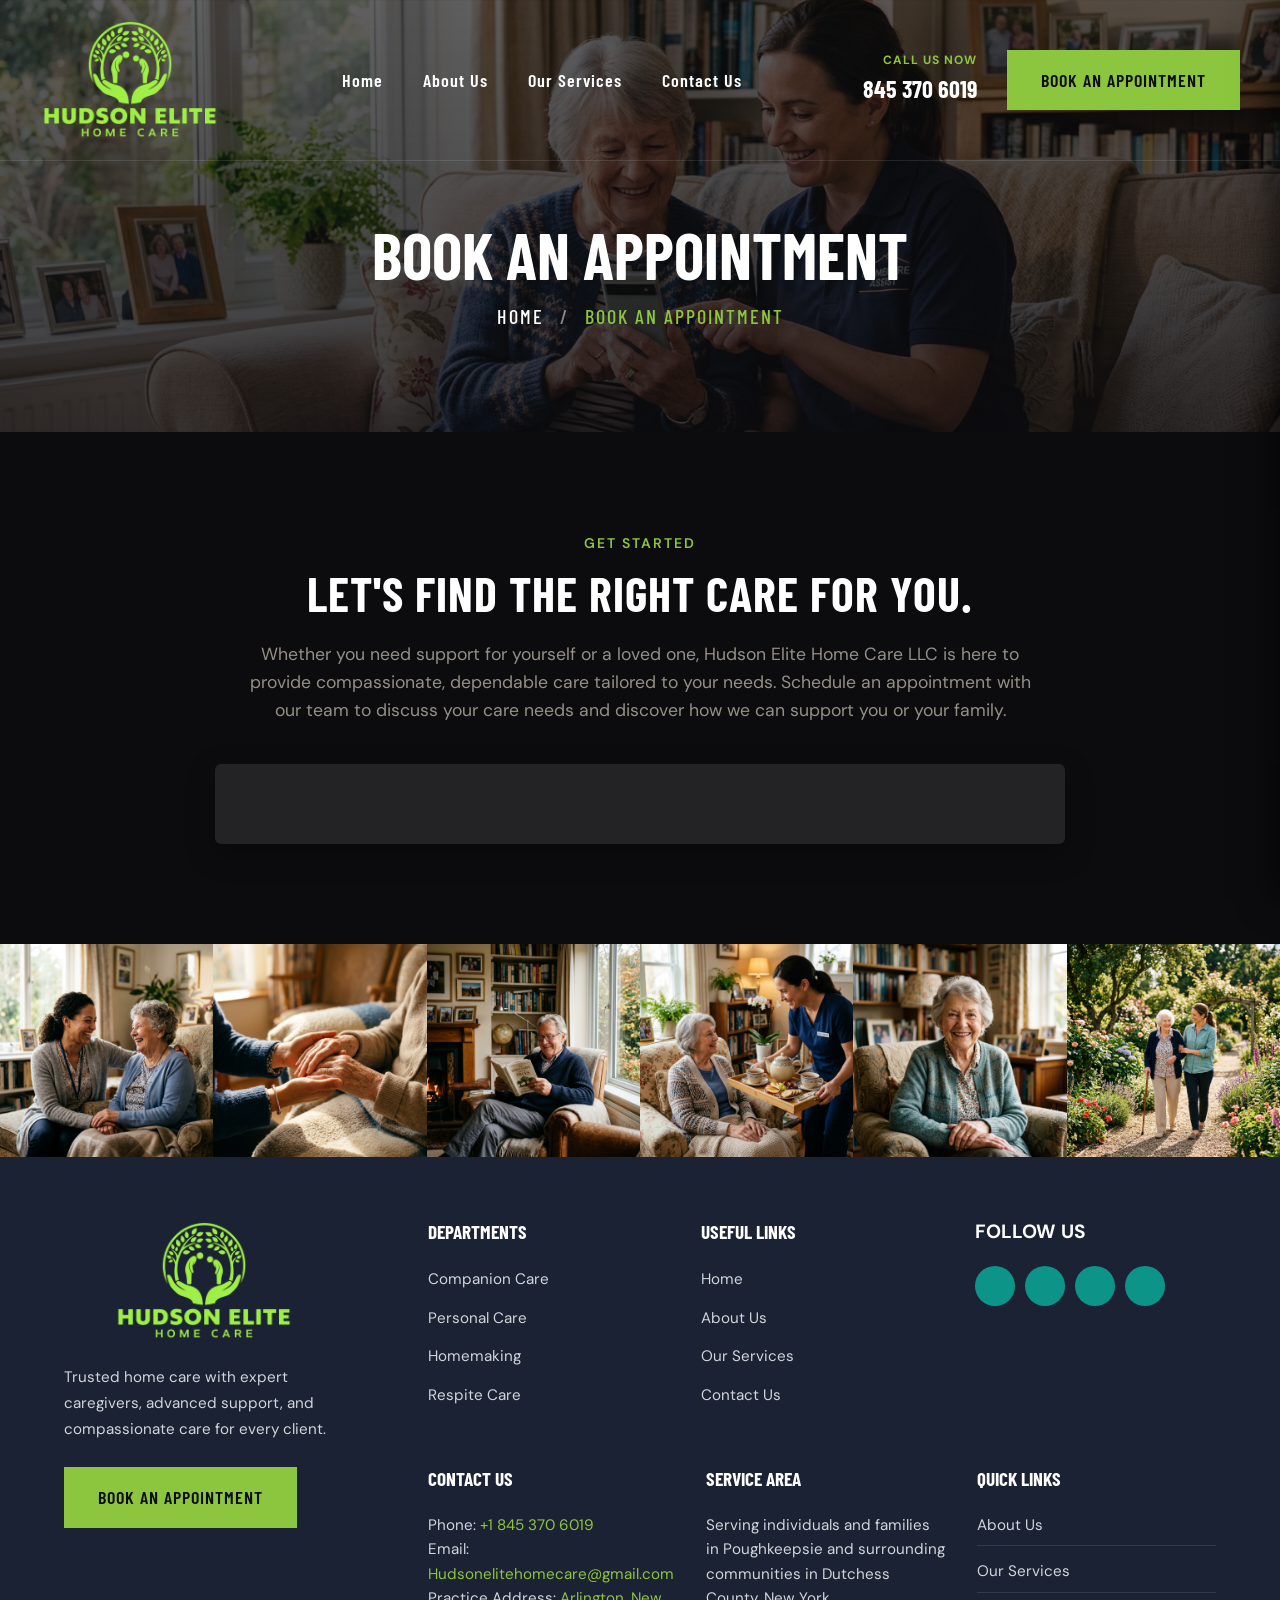
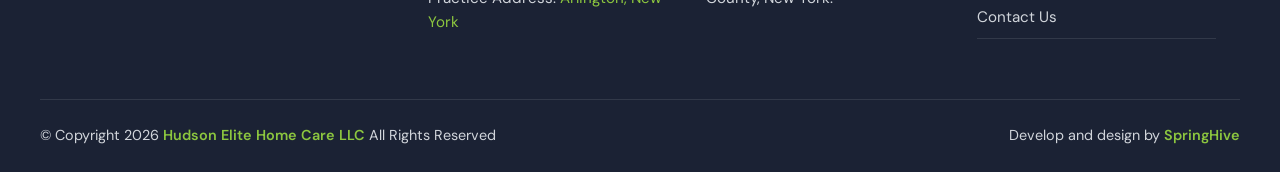
<file: book-appointment.html>
<!DOCTYPE html>
<html lang="en" class="dark-theme">

<head>
    <meta charset="UTF-8">
    <meta name="viewport" content="width=device-width, initial-scale=1.0">
    <title>Book An Appointment - Hudson Elite Home Care LLC</title>
    <link rel="preconnect" href="https://fonts.googleapis.com">
    <link rel="preconnect" href="https://fonts.gstatic.com" crossorigin>
    <!-- Using Barlow Condensed for headings and DM Sans for body like DetailX -->
    <link
        href="https://fonts.googleapis.com/css2?family=Barlow+Condensed:wght@500;600;700&family=DM+Sans:wght@400;500;700&display=swap"
        rel="stylesheet">
    <link rel='stylesheet' href='https://cdn-uicons.flaticon.com/uicons-regular-rounded/css/uicons-regular-rounded.css'>
    <link rel='stylesheet' href='https://cdn-uicons.flaticon.com/uicons-brands/css/uicons-brands.css'>
    <link rel="stylesheet" href="styles.css">
</head>

<body>

    <!-- 1. HEADER (Dark Theme) -->
    <header class="site-header">
        <div class="header-inner">
            <div class="logo">
                <a href="index.html"><img src="images/EntireLogo.png" alt="Hudson Elite Home Care Logo" class="site-logo"></a>
            </div>

            <nav class="main-nav">
                <ul>
                    <li><a href="index.html">Home</a></li>
                    <li><a href="about.html">About Us</a></li>
                    <li><a href="services.html">Our Services</a></li>
                    <li><a href="contact.html">Contact Us</a></li>
                </ul>
            </nav>

            <div class="header-action">
                <div class="phone-block">
                    <span class="phone-label">CALL US NOW</span>
                    <a href="tel:+18453706019" class="phone-number">845 370 6019</a>
                </div>
                <a href="book-appointment.html" class="btn btn-accent">Book An Appointment</a>
                <button class="mobile-nav-toggle" id="mobileMenuToggle" aria-label="Toggle Navigation">
                    <i class="fi fi-rr-menu-burger"></i>
                </button>
            </div>
        </div>
    </header>

    <!-- MOBILE NAVIGATION OVERLAY -->
    <div class="mobile-menu-overlay" id="mobileMenu">
        <div class="mobile-menu-header">
            <a href="index.html"><img src="images/EntireLogo.png" alt="Hudson Elite Home Care Logo" class="mobile-menu-logo"></a>
            <button class="mobile-menu-close" id="mobileMenuClose" aria-label="Close Menu">
                <i class="fi fi-rr-cross"></i>
            </button>
        </div>
        <nav class="mobile-nav-links">
            <ul>
                <li><a href="index.html" class="mobile-link">Home</a></li>
                <li><a href="about.html" class="mobile-link">About Us</a></li>
                <li><a href="services.html" class="mobile-link">Our Services</a></li>
                <li><a href="contact.html" class="mobile-link">Contact Us</a></li>
            </ul>
        </nav>
        <div class="mobile-menu-footer">
            <a href="tel:+18453706019" class="btn btn-outline btn-full mb-10"><i class="fi fi-rr-phone-call"></i> Call 845 370 6019</a>
            <a href="book-appointment.html" class="btn btn-accent btn-full">Book An Appointment</a>
        </div>
    </div>

    <!-- PAGE HERO -->
    <section class="page-hero" style="background-image: linear-gradient(rgba(13, 12, 15, 0.65), rgba(13, 12, 15, 0.8)), url('images/contact-hero-bg.jpg'); background-size: cover; background-position: center 30%; border-bottom: none;">
        <div class="container">
            <h1 style="color: #ffffff; font-size: 4rem; margin-bottom: 10px;">BOOK AN APPOINTMENT</h1>
            <p class="subtitle" style="color: var(--color-accent); font-weight: 500; font-family: var(--font-heading); text-transform: uppercase; letter-spacing: 2px;">
                <a href="index.html" style="color: #ffffff; text-decoration: none; transition: color 0.3s;">Home</a> <span style="margin: 0 10px; color: rgba(255,255,255,0.5);">/</span> Book An Appointment
            </p>
        </div>
    </section>

    <!-- APPOINTMENT CONTENT -->
    <section class="contact-section" style="padding: 100px 0; background-color: var(--bg-main);">
        <div class="contact-bg-overlay"></div>
        <div class="container" style="position: relative; z-index: 2; max-width: 900px; margin: 0 auto;">
            <div class="section-heading text-center" style="text-align: center; margin-bottom: 40px;">
                <span class="subheading text-accent" style="display: block; letter-spacing: 2px; text-transform: uppercase; margin-bottom: 12px; font-weight: 600;">GET STARTED</span>
                <h2 style="color: #ffffff; font-size: 3rem; font-family: var(--font-heading); text-transform: uppercase; font-weight: 700; line-height: 1.1; margin-bottom: 20px;">LET'S FIND THE RIGHT CARE FOR YOU.</h2>
                <p style="color: var(--text-muted, #a0a0a0); max-width: 800px; margin: 0 auto; font-size: 1.1rem; line-height: 1.6;">Whether you need support for yourself or a loved one, Hudson Elite Home Care LLC is here to provide compassionate, dependable care tailored to your needs. Schedule an appointment with our team to discuss your care needs and discover how we can support you or your family.</p>
            </div>

            <div class="contact-form-block" style="max-width: 850px; margin: 0 auto; background: var(--bg-tertiary, #141318); padding: 40px; border-radius: 6px; box-shadow: 0 10px 30px rgba(0,0,0,0.3);">
                <div class="formaloo--root-container" data-form-slug="HFqjjE2B"></div>
                <script src="https://embed.formaloo.me/v1/main.js" defer></script>
            </div>
        </div>
    </section>

    <!-- SOCIAL GALLERY -->
    <section class="ig-gallery-section">
        <img src="images/ig1.jpg" alt="Home Care Lifestyle 1">
        <img src="images/ig2.jpg" alt="Home Care Lifestyle 2">
        <img src="images/ig3.jpg" alt="Home Care Lifestyle 3">
        <img src="images/ig4.jpg" alt="Home Care Lifestyle 4">
        <img src="images/ig5.jpg" alt="Home Care Lifestyle 5">
        <img src="images/ig6.jpg" alt="Home Care Lifestyle 6">
    </section>

    <!-- 7. FOOTER -->
    <footer class="site-footer-new">
        <div class="container footer-main-wrapper">
            <div class="footer-left-col">
                <div class="logo">
                    <a href="index.html"><img src="images/EntireLogo.png" alt="Hudson Elite Home Care Logo" class="site-logo"
                        style="width: 280px; max-width: 100%;"></a>
                </div>
                <p class="footer-desc">Trusted home care with expert caregivers, advanced support, and compassionate
                    care for every client.</p>
                <div style="margin-top: 20px;">
                    <a href="book-appointment.html" class="btn btn-accent">Book An Appointment</a>
                </div>
            </div>

            <div class="footer-right-col">
                <!-- Row 1 -->
                <div class="footer-grid-top">
                    <div class="footer-widget">
                        <h4>Departments</h4>
                        <ul>
                            <li><a href="companion-care.html">Companion Care</a></li>
                            <li><a href="personal-care.html">Personal Care</a></li>
                            <li><a href="homemaking.html">Homemaking</a></li>
                            <li><a href="respite-care.html">Respite Care</a></li>
                        </ul>
                    </div>
                    <div class="footer-widget">
                        <h4>Useful Links</h4>
                        <ul>
                            <li><a href="index.html">Home</a></li>
                            <li><a href="about.html">About Us</a></li>
                            <li><a href="services.html">Our Services</a></li>
                            <li><a href="contact.html">Contact Us</a></li>
                        </ul>
                    </div>
                    <div class="footer-widget footer-social-section">
                        <h4>Follow us</h4>
                        <div class="footer-socials">
                            <a href="#"><i class="fi fi-brands-facebook"></i></a>
                            <a href="#"><i class="fi fi-brands-twitter"></i></a>
                            <a href="#"><i class="fi fi-brands-instagram"></i></a>
                            <a href="#"><i class="fi fi-brands-linkedin"></i></a>
                        </div>
                    </div>
                </div>

                <!-- Row 2 -->
                <div class="footer-grid-bottom">
                    <div class="footer-widget">
                        <h4>Contact Us</h4>
                        <p>Phone: <a href="tel:+18453706019" class="text-accent">+1 845 370 6019</a></p>
                        <p>Email: <a href="mailto:Hudsonelitehomecare@gmail.com" class="text-accent">Hudsonelitehomecare@gmail.com</a></p>
                        <p>Practice Address: <span class="text-accent">Arlington, New York</span></p>
                    </div>
                    <div class="footer-widget">
                        <h4>Service Area</h4>
                        <p>Serving individuals and families in Poughkeepsie and surrounding communities in Dutchess County, New York.</p>
                    </div>
                    <div class="footer-widget">
                        <h4>Quick Links</h4>
                        <ul class="hours-list">
                            <li><a href="about.html">About Us</a></li>
                            <li><a href="services.html">Our Services</a></li>
                            <li><a href="contact.html">Contact Us</a></li>
                        </ul>
                    </div>
                </div>
            </div>
        </div>

        <div class="footer-bottom-bar container">
            <div class="copyright">
                &copy; Copyright 2026 <span class="text-accent">Hudson Elite Home Care LLC</span> All Rights Reserved
            </div>
            <div class="developer">
                Develop and design by <a href="https://springhive.co/" target="_blank"
                    class="text-accent">SpringHive</a>
            </div>
        </div>
    </footer>

    <script src="script.js"></script>
</body>

</html>
</file>
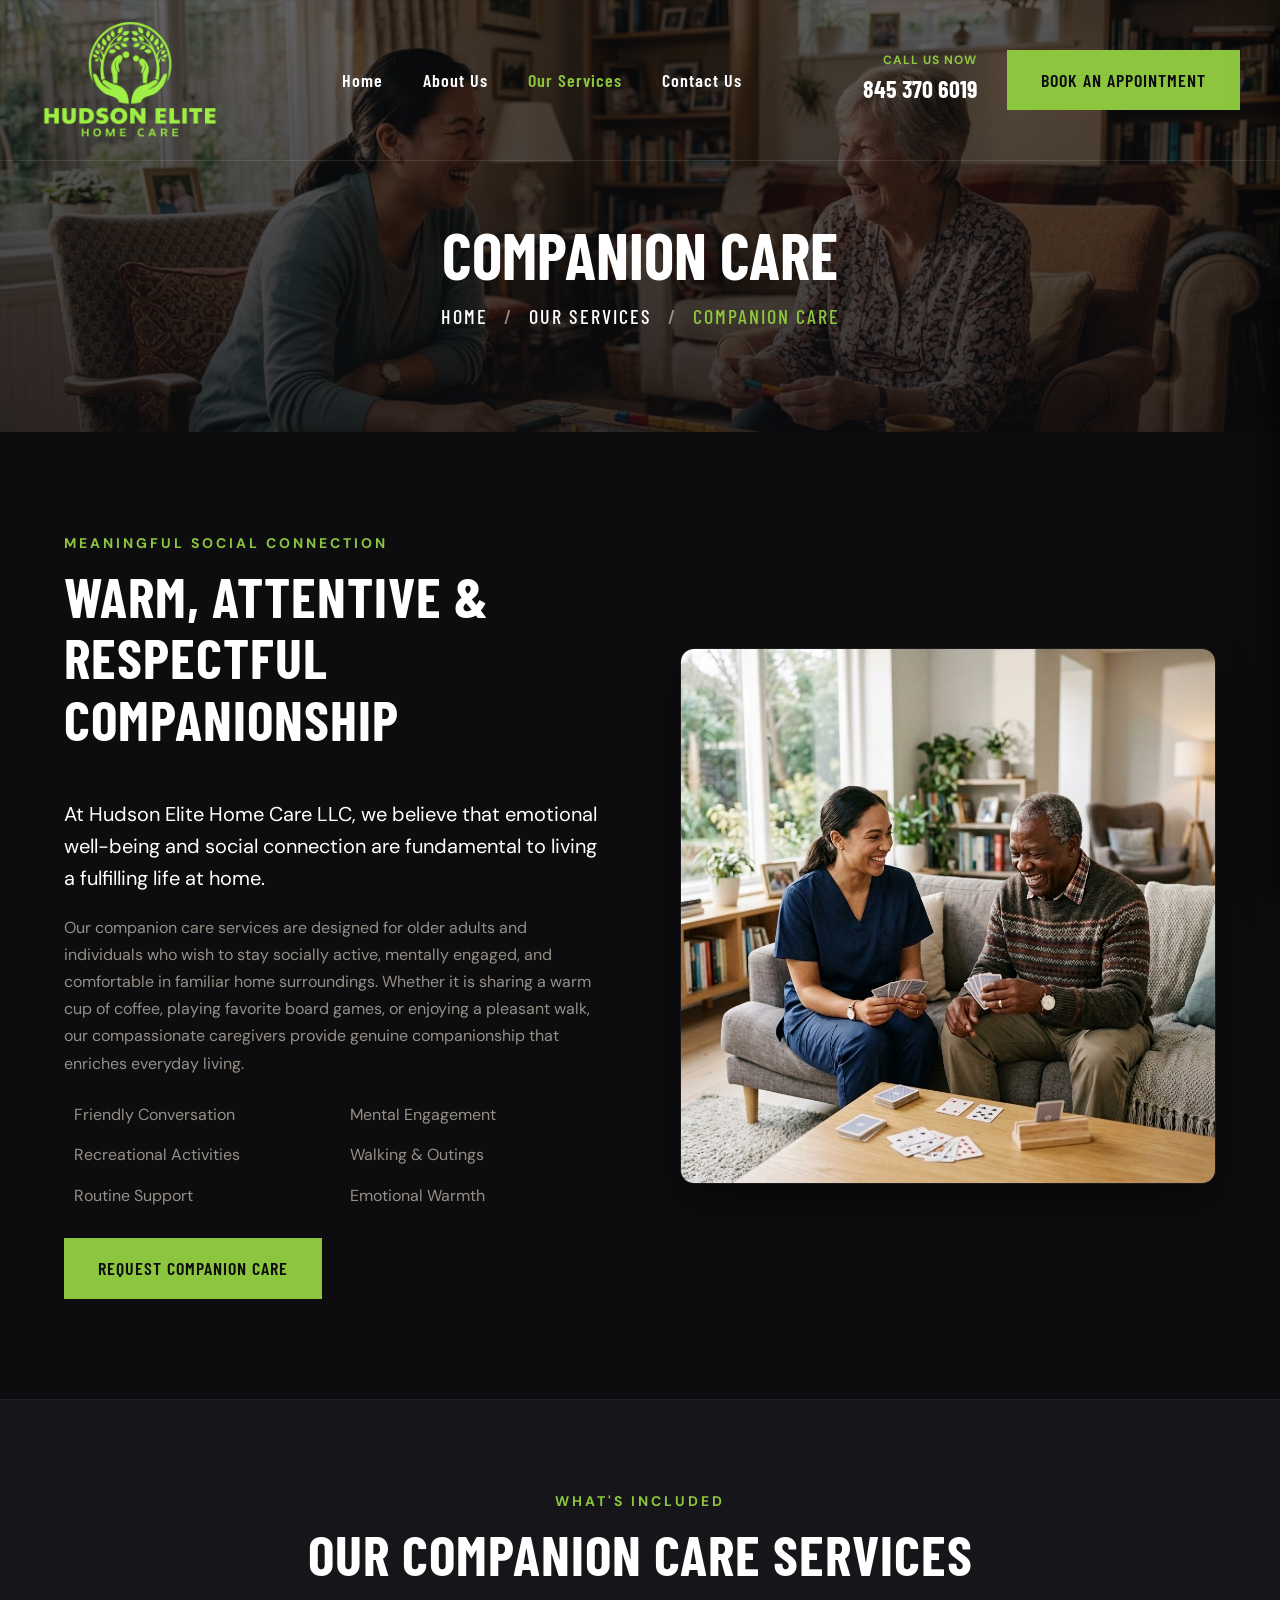
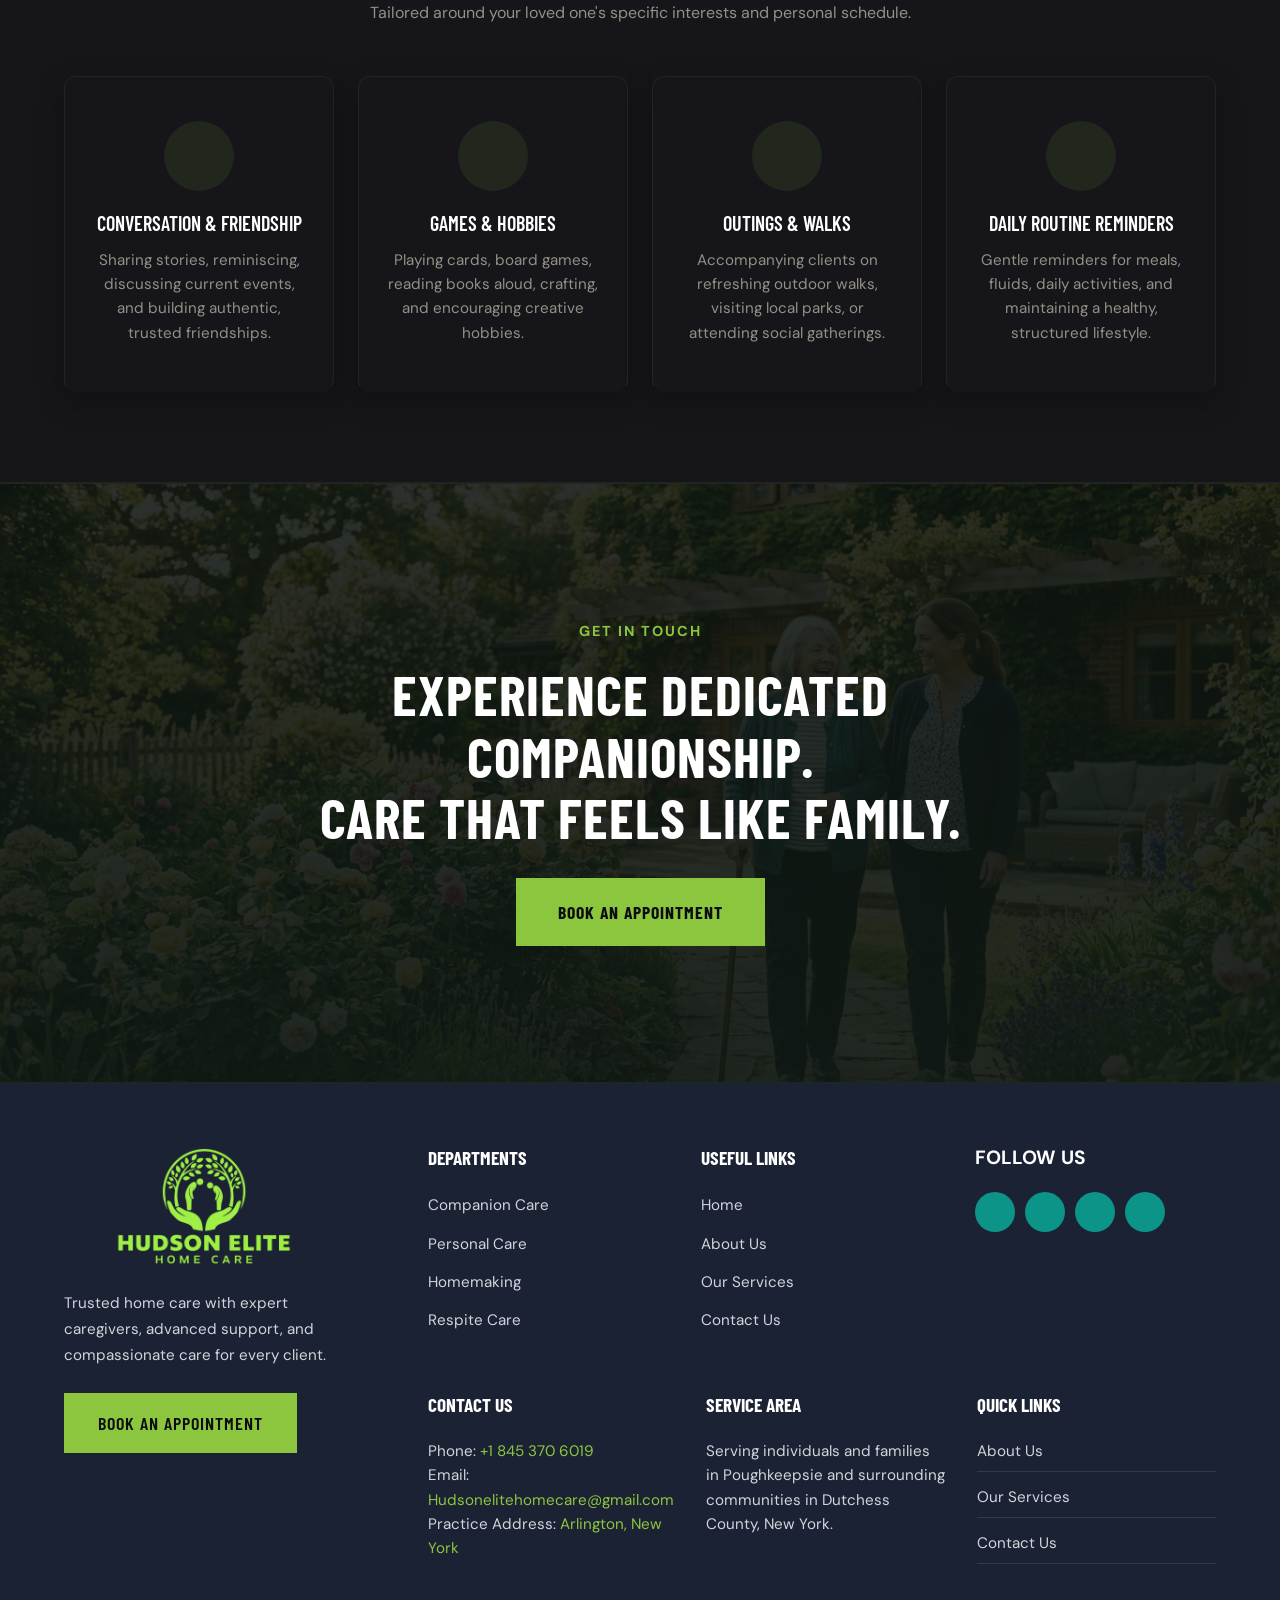
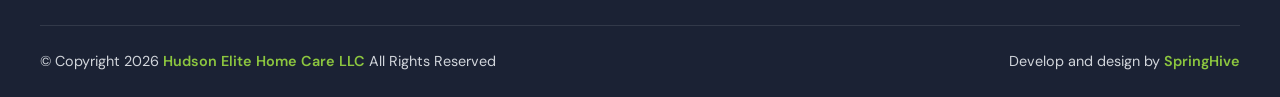
<file: companion-care.html>
<!DOCTYPE html>
<html lang="en" class="dark-theme">

<head>
    <meta charset="UTF-8">
    <meta name="viewport" content="width=device-width, initial-scale=1.0">
    <title>Companion Care - Hudson Elite Home Care LLC</title>
    <link rel="preconnect" href="https://fonts.googleapis.com">
    <link rel="preconnect" href="https://fonts.gstatic.com" crossorigin>
    <!-- Typography -->
    <link
        href="https://fonts.googleapis.com/css2?family=Barlow+Condensed:wght@500;600;700&family=DM+Sans:wght@400;500;700&display=swap"
        rel="stylesheet">
    <link rel='stylesheet' href='https://cdn-uicons.flaticon.com/uicons-regular-rounded/css/uicons-regular-rounded.css'>
    <link rel='stylesheet' href='https://cdn-uicons.flaticon.com/uicons-brands/css/uicons-brands.css'>
    <link rel="stylesheet" href="styles.css">
</head>

<body>

    <!-- 1. HEADER (Dark Theme) -->
    <header class="site-header">
        <div class="header-inner">
            <div class="logo">
                <a href="index.html"><img src="images/EntireLogo.png" alt="Hudson Elite Home Care Logo" class="site-logo"></a>
            </div>

            <nav class="main-nav">
                <ul>
                    <li><a href="index.html">Home</a></li>
                    <li><a href="about.html">About Us</a></li>
                    <li><a href="services.html" class="active-nav">Our Services</a></li>
                    <li><a href="contact.html">Contact Us</a></li>
                </ul>
            </nav>

            <div class="header-action">
                <div class="phone-block">
                    <span class="phone-label">CALL US NOW</span>
                    <a href="tel:+18453706019" class="phone-number">845 370 6019</a>
                </div>
                <a href="book-appointment.html" class="btn btn-accent">Book An Appointment</a>
                <button class="mobile-nav-toggle" id="mobileMenuToggle" aria-label="Toggle Navigation">
                    <i class="fi fi-rr-menu-burger"></i>
                </button>
            </div>
        </div>
    </header>

    <!-- MOBILE NAVIGATION OVERLAY -->
    <div class="mobile-menu-overlay" id="mobileMenu">
        <div class="mobile-menu-header">
            <a href="index.html"><img src="images/EntireLogo.png" alt="Hudson Elite Home Care Logo" class="mobile-menu-logo"></a>
            <button class="mobile-menu-close" id="mobileMenuClose" aria-label="Close Menu">
                <i class="fi fi-rr-cross"></i>
            </button>
        </div>
        <nav class="mobile-nav-links">
            <ul>
                <li><a href="index.html" class="mobile-link">Home</a></li>
                <li><a href="about.html" class="mobile-link">About Us</a></li>
                <li><a href="services.html" class="mobile-link active-nav">Our Services</a></li>
                <li><a href="contact.html" class="mobile-link">Contact Us</a></li>
            </ul>
        </nav>
        <div class="mobile-menu-footer">
            <a href="tel:+18453706019" class="btn btn-outline btn-full mb-10"><i class="fi fi-rr-phone-call"></i> Call 845 370 6019</a>
            <a href="book-appointment.html" class="btn btn-accent btn-full">Book An Appointment</a>
        </div>
    </div>

    <!-- 01. PAGE HERO (With Unique Diverse Overlay Image) -->
    <section class="page-hero" style="background-image: linear-gradient(rgba(13, 12, 15, 0.65), rgba(13, 12, 15, 0.8)), url('images/hero-companion-care.jpg'); background-size: cover; background-position: center 30%; border-bottom: none;">
        <div class="container">
            <h1 style="color: #ffffff; font-size: 4rem; margin-bottom: 10px;">Companion Care</h1>
            <p class="subtitle" style="color: var(--color-accent); font-weight: 500; font-family: var(--font-heading); text-transform: uppercase; letter-spacing: 2px;">
                <a href="index.html" style="color: #ffffff; text-decoration: none;">Home</a> <span style="margin: 0 10px; color: rgba(255,255,255,0.5);">/</span> <a href="services.html" style="color: #ffffff; text-decoration: none;">Our Services</a> <span style="margin: 0 10px; color: rgba(255,255,255,0.5);">/</span> Companion Care
            </p>
        </div>
    </section>

    <!-- 02. OVERVIEW SECTION -->
    <section class="service-detail-section" style="padding: 100px 0; background-color: var(--bg-main);">
        <div class="container about-container">
            <div class="about-content">
                <div class="section-heading">
                    <span class="subheading text-accent">MEANINGFUL SOCIAL CONNECTION</span>
                    <h2>WARM, ATTENTIVE & RESPECTFUL COMPANIONSHIP</h2>
                </div>
                <p class="lead-text" style="margin-bottom: 20px;">
                    At Hudson Elite Home Care LLC, we believe that emotional well-being and social connection are fundamental to living a fulfilling life at home.
                </p>
                <p style="margin-bottom: 25px; color: var(--text-muted); line-height: 1.7;">
                    Our companion care services are designed for older adults and individuals who wish to stay socially active, mentally engaged, and comfortable in familiar home surroundings. Whether it is sharing a warm cup of coffee, playing favorite board games, or enjoying a pleasant walk, our compassionate caregivers provide genuine companionship that enriches everyday living.
                </p>

                <ul style="list-style: none; padding: 0; margin-bottom: 30px; display: grid; grid-template-columns: 1fr 1fr; gap: 15px;">
                    <li style="display: flex; align-items: center; gap: 10px;"><i class="fi fi-rr-check-circle text-accent"></i> Friendly Conversation</li>
                    <li style="display: flex; align-items: center; gap: 10px;"><i class="fi fi-rr-check-circle text-accent"></i> Mental Engagement</li>
                    <li style="display: flex; align-items: center; gap: 10px;"><i class="fi fi-rr-check-circle text-accent"></i> Recreational Activities</li>
                    <li style="display: flex; align-items: center; gap: 10px;"><i class="fi fi-rr-check-circle text-accent"></i> Walking & Outings</li>
                    <li style="display: flex; align-items: center; gap: 10px;"><i class="fi fi-rr-check-circle text-accent"></i> Routine Support</li>
                    <li style="display: flex; align-items: center; gap: 10px;"><i class="fi fi-rr-check-circle text-accent"></i> Emotional Warmth</li>
                </ul>

                <a href="book-appointment.html" class="btn btn-accent">Request Companion Care</a>
            </div>
            <div class="about-images" style="min-height: auto; width: 100%;">
                <div style="border-radius: 14px; overflow: hidden; border: 1px solid rgba(255,255,255,0.06); box-shadow: 0 20px 40px rgba(0,0,0,0.4); width: 100%;">
                    <img src="images/companion-care-cards.jpg" alt="Caregiver playing cards with client" style="width: 100%; height: auto; display: block; object-fit: cover;">
                </div>
            </div>
        </div>
    </section>

    <!-- 03. WHAT COMPANION CARE INCLUDES -->
    <section style="padding: 90px 0; background-color: var(--bg-secondary); border-top: 1px solid rgba(255,255,255,0.05); border-bottom: 1px solid rgba(255,255,255,0.05);">
        <div class="container">
            <div class="section-heading text-center" style="margin-bottom: 50px;">
                <span class="subheading text-accent">WHAT'S INCLUDED</span>
                <h2>OUR COMPANION CARE SERVICES</h2>
                <p style="max-width: 700px; margin: 15px auto 0; color: var(--text-muted);">
                    Tailored around your loved one's specific interests and personal schedule.
                </p>
            </div>

            <div class="why-choose-grid-4">
                <div class="why-choose-card">
                    <div class="why-choose-icon">
                        <i class="fi fi-rr-comments"></i>
                    </div>
                    <h4>CONVERSATION & FRIENDSHIP</h4>
                    <p>Sharing stories, reminiscing, discussing current events, and building authentic, trusted friendships.</p>
                </div>
                <div class="why-choose-card">
                    <div class="why-choose-icon">
                        <i class="fi fi-rr-book-open-cover"></i>
                    </div>
                    <h4>GAMES & HOBBIES</h4>
                    <p>Playing cards, board games, reading books aloud, crafting, and encouraging creative hobbies.</p>
                </div>
                <div class="why-choose-card">
                    <div class="why-choose-icon">
                        <i class="fi fi-rr-marker"></i>
                    </div>
                    <h4>OUTINGS & WALKS</h4>
                    <p>Accompanying clients on refreshing outdoor walks, visiting local parks, or attending social gatherings.</p>
                </div>
                <div class="why-choose-card">
                    <div class="why-choose-icon">
                        <i class="fi fi-rr-calendar-clock"></i>
                    </div>
                    <h4>DAILY ROUTINE REMINDERS</h4>
                    <p>Gentle reminders for meals, fluids, daily activities, and maintaining a healthy, structured lifestyle.</p>
                </div>
            </div>
        </div>
    </section>

    <!-- FINAL CALL TO ACTION -->
    <section class="split-cta-section" style="grid-template-columns: 1fr; border-top: 1px solid rgba(140, 198, 63, 0.15); border-bottom: 1px solid rgba(140, 198, 63, 0.15);">
        <div class="split-cta-block" style="background-image: linear-gradient(rgba(17, 24, 21, 0.8), rgba(21, 32, 27, 0.88)), url('images/about-cta-bg.jpg'); background-size: cover; background-position: center 35%; padding: 130px 20px; text-align: center; display: flex; flex-direction: column; align-items: center; justify-content: center;">
            <div class="split-cta-content" style="max-width: 800px;">
                <span class="subheading text-accent" style="font-weight: 700; letter-spacing: 2px; text-transform: uppercase;">GET IN TOUCH</span>
                <h2 style="font-size: 3.5rem; margin: 20px 0 30px; line-height: 1.1; color: #ffffff;">Experience Dedicated Companionship.<br>Care That Feels Like Family.</h2>
                <a href="book-appointment.html" class="btn btn-accent btn-large" style="padding: 18px 40px; font-size: 1.1rem; font-weight: 700;">Book An Appointment</a>
            </div>
        </div>
    </section>

    <!-- 7. FOOTER -->
    <footer class="site-footer-new">
        <div class="container footer-main-wrapper">
            <div class="footer-left-col">
                <div class="logo">
                    <a href="index.html"><img src="images/EntireLogo.png" alt="Hudson Elite Home Care Logo" class="site-logo"
                        style="width: 280px; max-width: 100%;"></a>
                </div>
                <p class="footer-desc">Trusted home care with expert caregivers, advanced support, and compassionate
                    care for every client.</p>
                <div style="margin-top: 20px;">
                    <a href="book-appointment.html" class="btn btn-accent">Book An Appointment</a>
                </div>
            </div>

            <div class="footer-right-col">
                <!-- Row 1 -->
                <div class="footer-grid-top">
                    <div class="footer-widget">
                        <h4>Departments</h4>
                        <ul>
                            <li><a href="companion-care.html">Companion Care</a></li>
                            <li><a href="personal-care.html">Personal Care</a></li>
                            <li><a href="homemaking.html">Homemaking</a></li>
                            <li><a href="respite-care.html">Respite Care</a></li>
                        </ul>
                    </div>
                    <div class="footer-widget">
                        <h4>Useful Links</h4>
                        <ul>
                            <li><a href="index.html">Home</a></li>
                            <li><a href="about.html">About Us</a></li>
                            <li><a href="services.html">Our Services</a></li>
                            <li><a href="contact.html">Contact Us</a></li>
                        </ul>
                    </div>
                    <div class="footer-widget footer-social-section">
                        <h4>Follow us</h4>
                        <div class="footer-socials">
                            <a href="#"><i class="fi fi-brands-facebook"></i></a>
                            <a href="#"><i class="fi fi-brands-twitter"></i></a>
                            <a href="#"><i class="fi fi-brands-instagram"></i></a>
                            <a href="#"><i class="fi fi-brands-linkedin"></i></a>
                        </div>
                    </div>
                </div>

                <!-- Row 2 -->
                <div class="footer-grid-bottom">
                    <div class="footer-widget">
                        <h4>Contact Us</h4>
                        <p>Phone: <a href="tel:+18453706019" class="text-accent">+1 845 370 6019</a></p>
                        <p>Email: <a href="mailto:Hudsonelitehomecare@gmail.com" class="text-accent">Hudsonelitehomecare@gmail.com</a></p>
                        <p>Practice Address: <span class="text-accent">Arlington, New York</span></p>
                    </div>
                    <div class="footer-widget">
                        <h4>Service Area</h4>
                        <p>Serving individuals and families in Poughkeepsie and surrounding communities in Dutchess County, New York.</p>
                    </div>
                    <div class="footer-widget">
                        <h4>Quick Links</h4>
                        <ul class="hours-list">
                            <li><a href="about.html">About Us</a></li>
                            <li><a href="services.html">Our Services</a></li>
                            <li><a href="contact.html">Contact Us</a></li>
                        </ul>
                    </div>
                </div>
            </div>
        </div>

        <div class="footer-bottom-bar container">
            <div class="copyright">
                &copy; Copyright 2026 <span class="text-accent">Hudson Elite Home Care LLC</span> All Rights Reserved
            </div>
            <div class="developer">
                Develop and design by <a href="https://springhive.co/" target="_blank"
                    class="text-accent">SpringHive</a>
            </div>
        </div>
    </footer>

    <script src="script.js"></script>
</body>

</html>
</file>
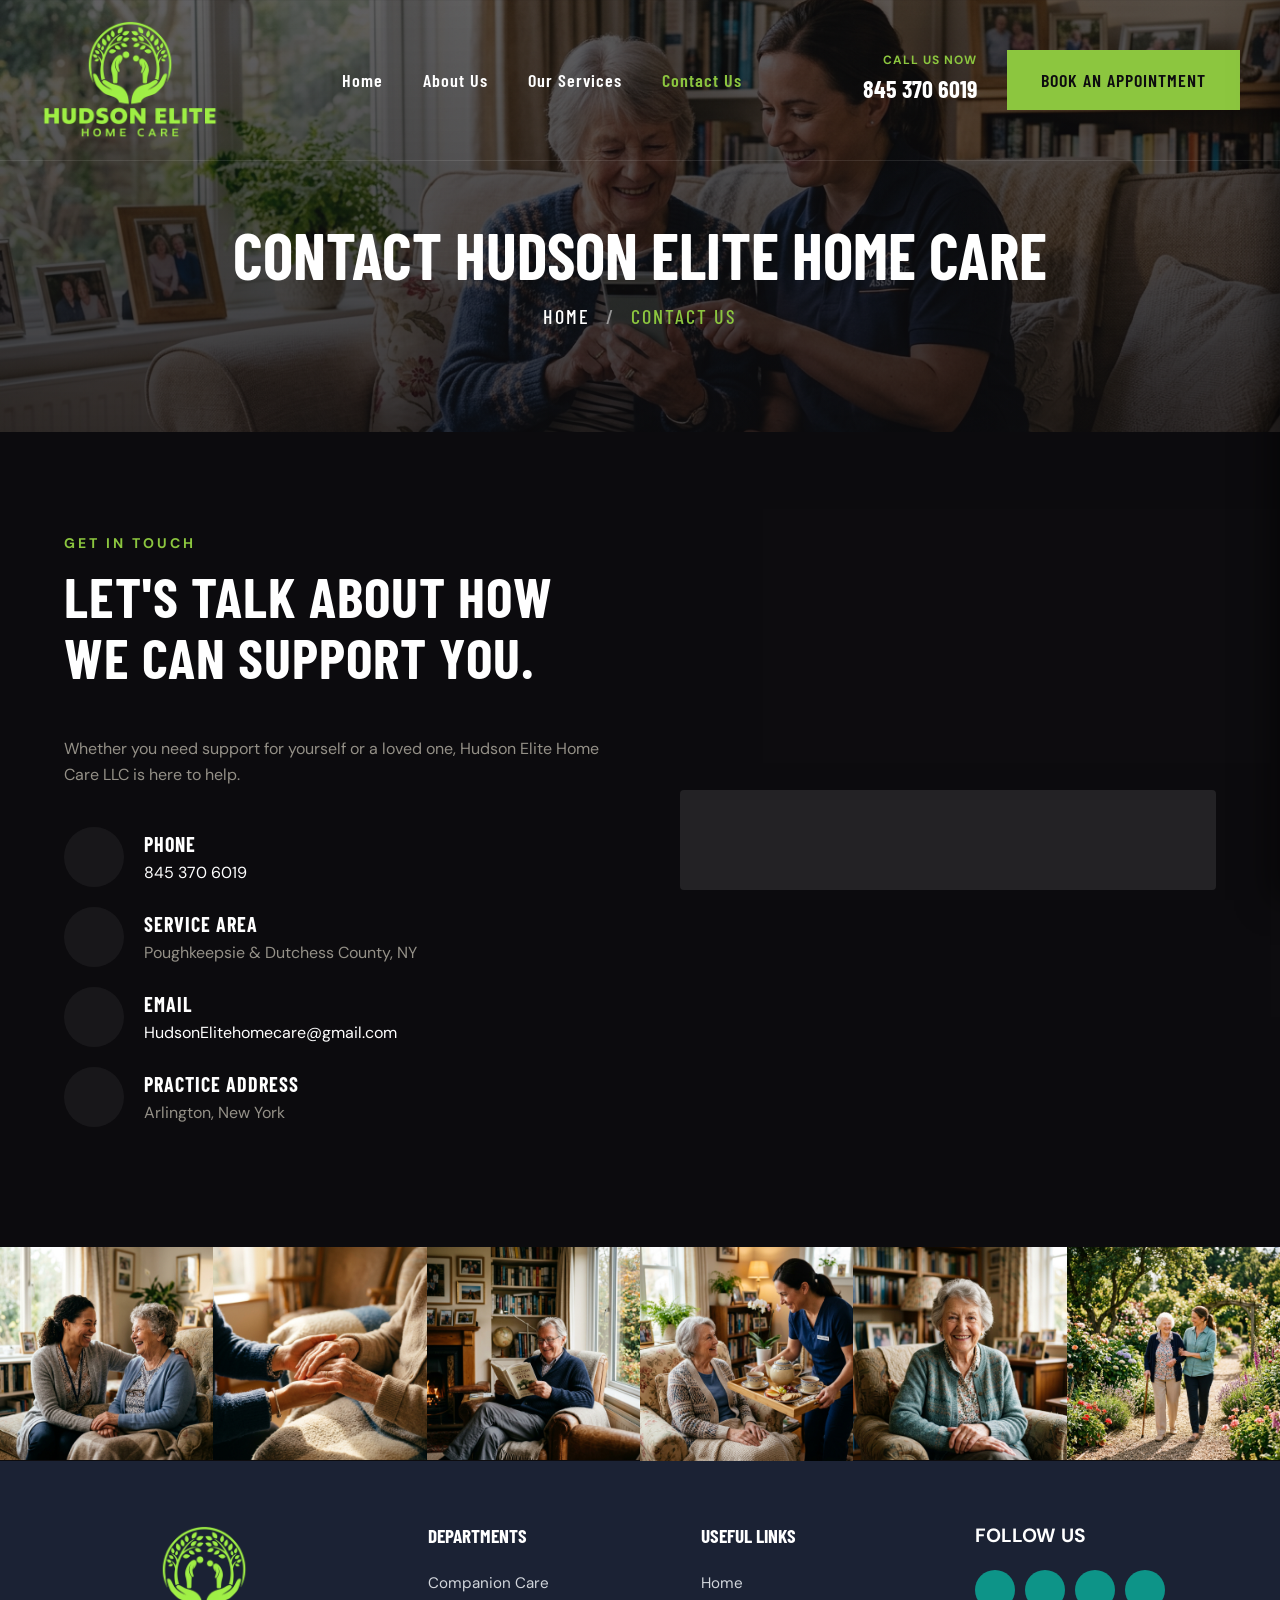
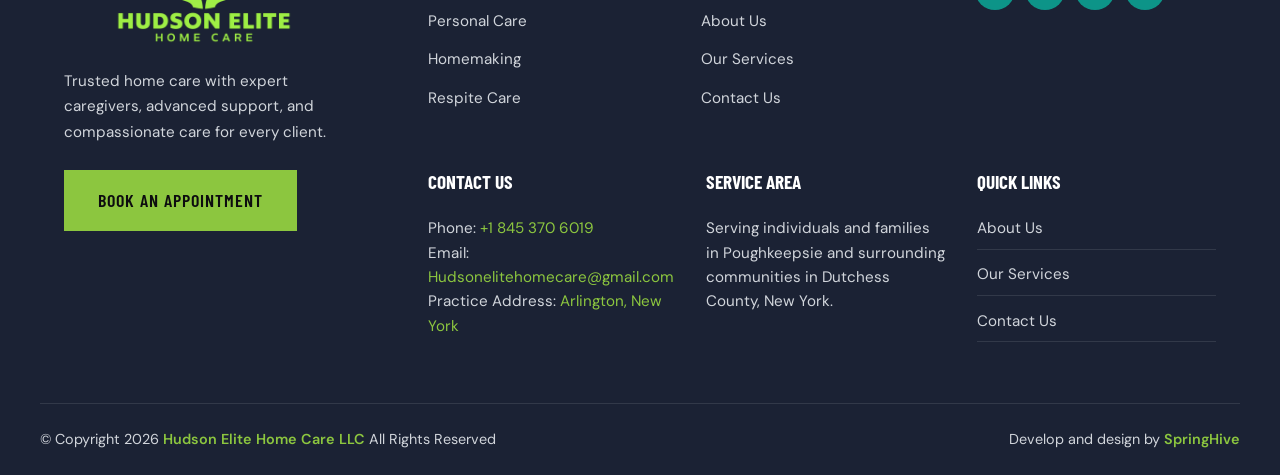
<file: contact.html>
<!DOCTYPE html>
<html lang="en" class="dark-theme">

<head>
    <meta charset="UTF-8">
    <meta name="viewport" content="width=device-width, initial-scale=1.0">
    <title>Hudson Elite Home Care LLC</title>
    <link rel="preconnect" href="https://fonts.googleapis.com">
    <link rel="preconnect" href="https://fonts.gstatic.com" crossorigin>
    <!-- Using Barlow Condensed for headings and DM Sans for body like DetailX -->
    <link
        href="https://fonts.googleapis.com/css2?family=Barlow+Condensed:wght@500;600;700&family=DM+Sans:wght@400;500;700&display=swap"
        rel="stylesheet">
    <link rel='stylesheet' href='https://cdn-uicons.flaticon.com/uicons-regular-rounded/css/uicons-regular-rounded.css'>
    <link rel='stylesheet' href='https://cdn-uicons.flaticon.com/uicons-brands/css/uicons-brands.css'>
    <link rel="stylesheet" href="styles.css">
</head>

<body>

    <!-- 1. HEADER (Dark Theme) -->
    <header class="site-header">
        <div class="header-inner">
            <div class="logo">
                <a href="index.html"><img src="images/EntireLogo.png" alt="Hudson Elite Home Care Logo" class="site-logo"></a>
            </div>

            <nav class="main-nav">
                <ul>
                    <li><a href="index.html">Home</a></li>
                    <li><a href="about.html">About Us</a></li>
                    <li><a href="services.html">Our Services</a></li>
                    <li><a href="contact.html" class="active-nav">Contact Us</a></li>
                </ul>
            </nav>

            <div class="header-action">
                <div class="phone-block">
                    <span class="phone-label">CALL US NOW</span>
                    <a href="tel:+18453706019" class="phone-number">845 370 6019</a>
                </div>
                <a href="book-appointment.html" class="btn btn-accent">Book An Appointment</a>
                <button class="mobile-nav-toggle" id="mobileMenuToggle" aria-label="Toggle Navigation">
                    <i class="fi fi-rr-menu-burger"></i>
                </button>
            </div>
        </div>
    </header>

    <!-- MOBILE NAVIGATION OVERLAY -->
    <div class="mobile-menu-overlay" id="mobileMenu">
        <div class="mobile-menu-header">
            <a href="index.html"><img src="images/EntireLogo.png" alt="Hudson Elite Home Care Logo" class="mobile-menu-logo"></a>
            <button class="mobile-menu-close" id="mobileMenuClose" aria-label="Close Menu">
                <i class="fi fi-rr-cross"></i>
            </button>
        </div>
        <nav class="mobile-nav-links">
            <ul>
                <li><a href="index.html" class="mobile-link">Home</a></li>
                <li><a href="about.html" class="mobile-link">About Us</a></li>
                <li><a href="services.html" class="mobile-link">Our Services</a></li>
                <li><a href="contact.html" class="mobile-link active-nav">Contact Us</a></li>
            </ul>
        </nav>
        <div class="mobile-menu-footer">
            <a href="tel:+18453706019" class="btn btn-outline btn-full mb-10"><i class="fi fi-rr-phone-call"></i> Call 845 370 6019</a>
            <a href="book-appointment.html" class="btn btn-accent btn-full">Book An Appointment</a>
        </div>
    </div>

    <!-- PAGE HERO -->
    <section class="page-hero" style="background-image: linear-gradient(rgba(13, 12, 15, 0.65), rgba(13, 12, 15, 0.8)), url('images/contact-hero-bg.jpg'); background-size: cover; background-position: center 30%; border-bottom: none;">
        <div class="container">
            <h1 style="color: #ffffff; font-size: 4rem; margin-bottom: 10px;">Contact Hudson Elite Home Care</h1>
            <p class="subtitle" style="color: var(--color-accent); font-weight: 500; font-family: var(--font-heading); text-transform: uppercase; letter-spacing: 2px;">
                <a href="index.html" style="color: #ffffff; text-decoration: none; transition: color 0.3s;">Home</a> <span style="margin: 0 10px; color: rgba(255,255,255,0.5);">/</span> Contact Us
            </p>
        </div>
    </section>

    <!-- CONTACT CONTENT -->
    <section class="contact-section" style="padding: 100px 0; background-color: var(--bg-main);">
        <div class="contact-bg-overlay"></div>
        <div class="container contact-container" style="position: relative; z-index: 2;">
            <div class="contact-info-block">
                <div class="section-heading">
                    <span class="subheading text-accent">GET IN TOUCH</span>
                    <h2>LET'S TALK ABOUT HOW WE CAN SUPPORT YOU.</h2>
                </div>
                <p style="margin-bottom: 30px;">Whether you need support for yourself or a loved one, Hudson Elite Home Care LLC is here to help.</p>

                <ul class="contact-list">
                    <li style="margin-bottom: 20px;">
                        <i class="fi fi-rr-phone-call text-accent" style="font-size: 1.5rem;"></i>
                        <div>
                            <strong>PHONE</strong>
                            <a href="tel:+18453706019">845 370 6019</a>
                        </div>
                    </li>
                    <li style="margin-bottom: 20px;">
                        <i class="fi fi-rr-marker text-accent" style="font-size: 1.5rem;"></i>
                        <div>
                            <strong>SERVICE AREA</strong>
                            <span>Poughkeepsie & Dutchess County, NY</span>
                        </div>
                    </li>
                    <li style="margin-bottom: 20px;">
                        <i class="fi fi-rr-envelope text-accent" style="font-size: 1.5rem;"></i>
                        <div>
                            <strong>EMAIL</strong>
                            <a href="mailto:HudsonElitehomecare@gmail.com">HudsonElitehomecare@gmail.com</a>
                        </div>
                    </li>
                    <li style="margin-bottom: 20px;">
                        <i class="fi fi-rr-building text-accent" style="font-size: 1.5rem;"></i>
                        <div>
                            <strong>PRACTICE ADDRESS</strong>
                            <span>Arlington, New York</span>
                        </div>
                    </li>
                </ul>
            </div>

            <div class="contact-form-block">
                <div class="formaloo--root-container" data-form-slug="UI8wAagG"></div>
                <script src="https://embed.formaloo.me/v1/main.js" defer></script>
            </div>
        </div>
    </section>

    <!-- SOCIAL GALLERY -->
    <section class="ig-gallery-section">
        <img src="images/ig1.jpg" alt="Home Care Lifestyle 1">
        <img src="images/ig2.jpg" alt="Home Care Lifestyle 2">
        <img src="images/ig3.jpg" alt="Home Care Lifestyle 3">
        <img src="images/ig4.jpg" alt="Home Care Lifestyle 4">
        <img src="images/ig5.jpg" alt="Home Care Lifestyle 5">
        <img src="images/ig6.jpg" alt="Home Care Lifestyle 6">
    </section>

    <!-- 7. FOOTER -->
    <footer class="site-footer-new">
        <div class="container footer-main-wrapper">
            <div class="footer-left-col">
                <div class="logo">
                    <a href="index.html"><img src="images/EntireLogo.png" alt="Hudson Elite Home Care Logo" class="site-logo"
                        style="width: 280px; max-width: 100%;"></a>
                </div>
                <p class="footer-desc">Trusted home care with expert caregivers, advanced support, and compassionate
                    care for every client.</p>
                <div style="margin-top: 20px;">
                    <a href="book-appointment.html" class="btn btn-accent">Book An Appointment</a>
                </div>
            </div>

            <div class="footer-right-col">
                <!-- Row 1 -->
                <div class="footer-grid-top">
                    <div class="footer-widget">
                        <h4>Departments</h4>
                        <ul>
                            <li><a href="companion-care.html">Companion Care</a></li>
                            <li><a href="personal-care.html">Personal Care</a></li>
                            <li><a href="homemaking.html">Homemaking</a></li>
                            <li><a href="respite-care.html">Respite Care</a></li>
                        </ul>
                    </div>
                    <div class="footer-widget">
                        <h4>Useful Links</h4>
                        <ul>
                            <li><a href="index.html">Home</a></li>
                            <li><a href="about.html">About Us</a></li>
                            <li><a href="services.html">Our Services</a></li>
                            <li><a href="contact.html">Contact Us</a></li>
                        </ul>
                    </div>
                    <div class="footer-widget footer-social-section">
                        <h4>Follow us</h4>
                        <div class="footer-socials">
                            <a href="#"><i class="fi fi-brands-facebook"></i></a>
                            <a href="#"><i class="fi fi-brands-twitter"></i></a>
                            <a href="#"><i class="fi fi-brands-instagram"></i></a>
                            <a href="#"><i class="fi fi-brands-linkedin"></i></a>
                        </div>
                    </div>
                </div>

                <!-- Row 2 -->
                <div class="footer-grid-bottom">
                    <div class="footer-widget">
                        <h4>Contact Us</h4>
                        <p>Phone: <a href="tel:+18453706019" class="text-accent">+1 845 370 6019</a></p>
                        <p>Email: <a href="mailto:Hudsonelitehomecare@gmail.com" class="text-accent">Hudsonelitehomecare@gmail.com</a></p>
                        <p>Practice Address: <span class="text-accent">Arlington, New York</span></p>
                    </div>
                    <div class="footer-widget">
                        <h4>Service Area</h4>
                        <p>Serving individuals and families in Poughkeepsie and surrounding communities in Dutchess County, New York.</p>
                    </div>
                    <div class="footer-widget">
                        <h4>Quick Links</h4>
                        <ul class="hours-list">
                            <li><a href="about.html">About Us</a></li>
                            <li><a href="services.html">Our Services</a></li>
                            <li><a href="contact.html">Contact Us</a></li>
                        </ul>
                    </div>
                </div>
            </div>
        </div>

        <div class="footer-bottom-bar container">
            <div class="copyright">
                &copy; Copyright 2026 <span class="text-accent">Hudson Elite Home Care LLC</span> All Rights Reserved
            </div>
            <div class="developer">
                Develop and design by <a href="https://springhive.co/" target="_blank"
                    class="text-accent">SpringHive</a>
            </div>
        </div>
    </footer>

    <script src="script.js"></script>
</body>

</html>
</file>
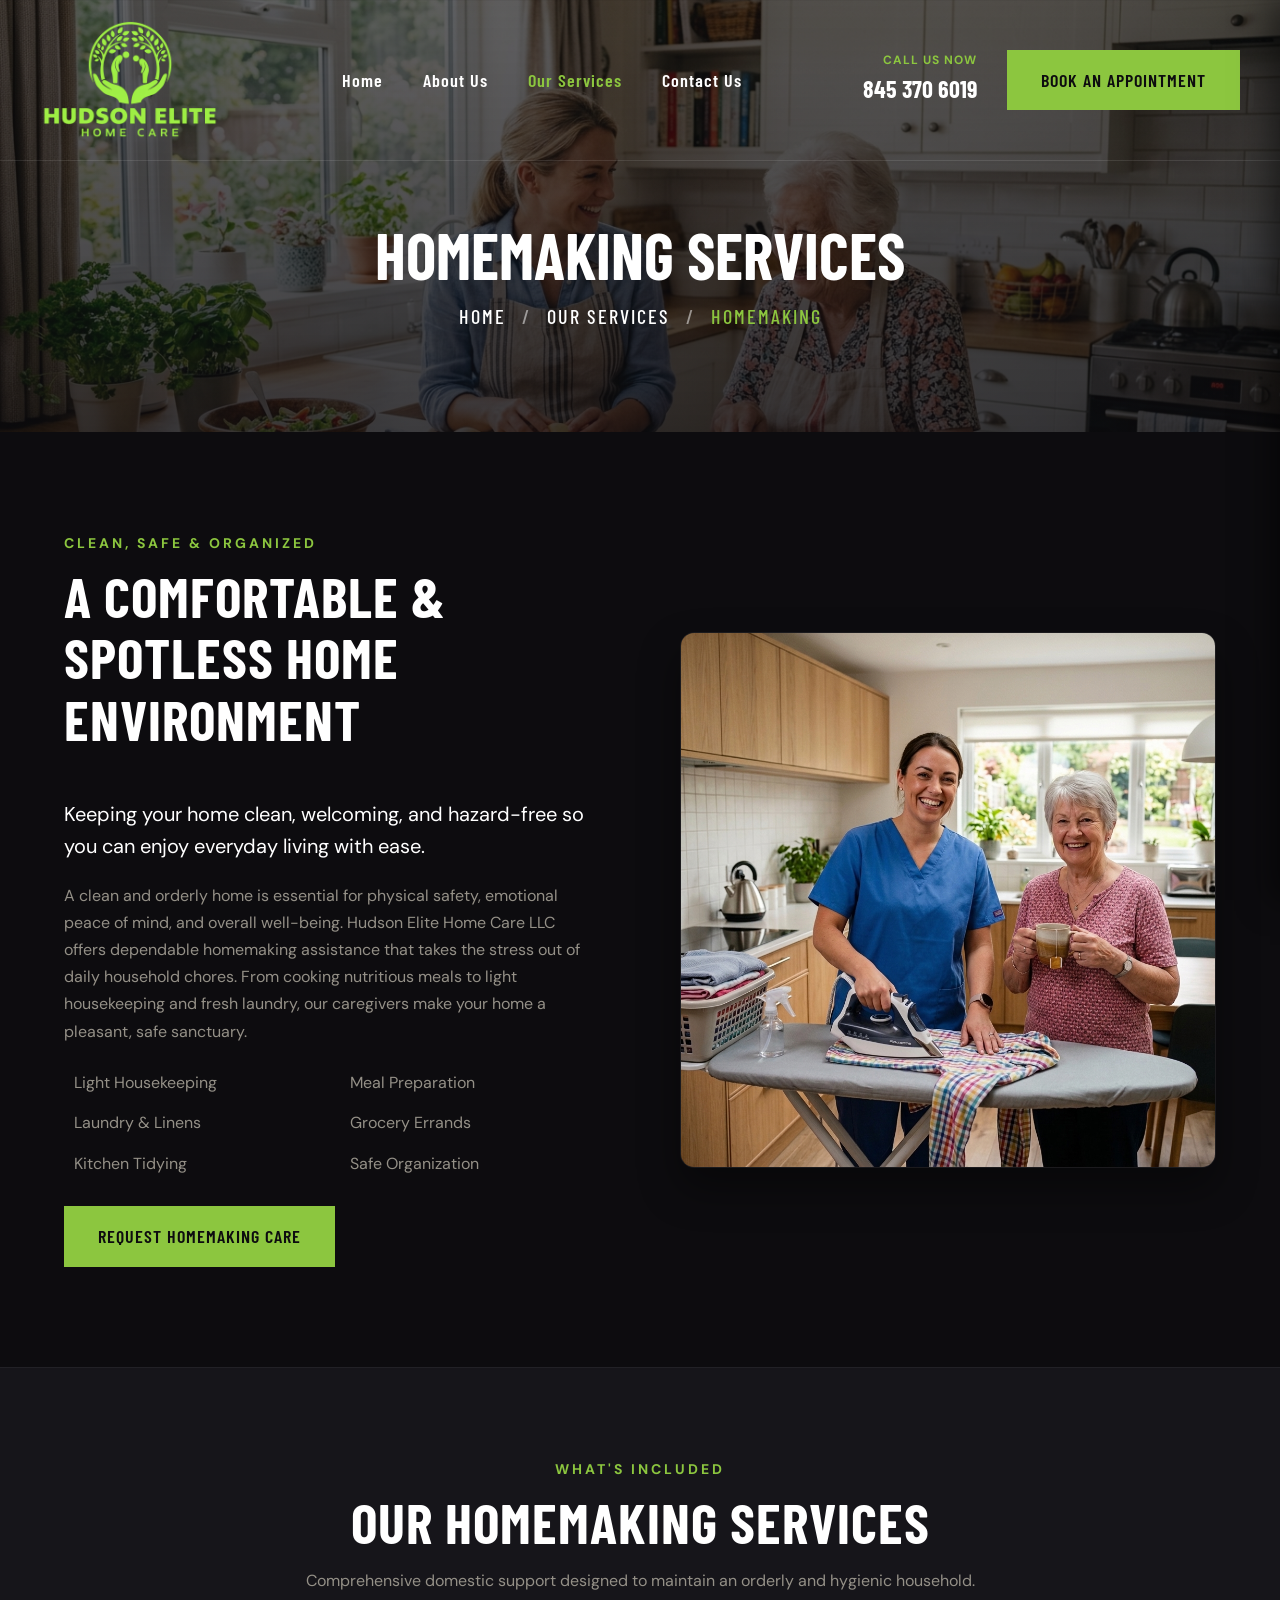
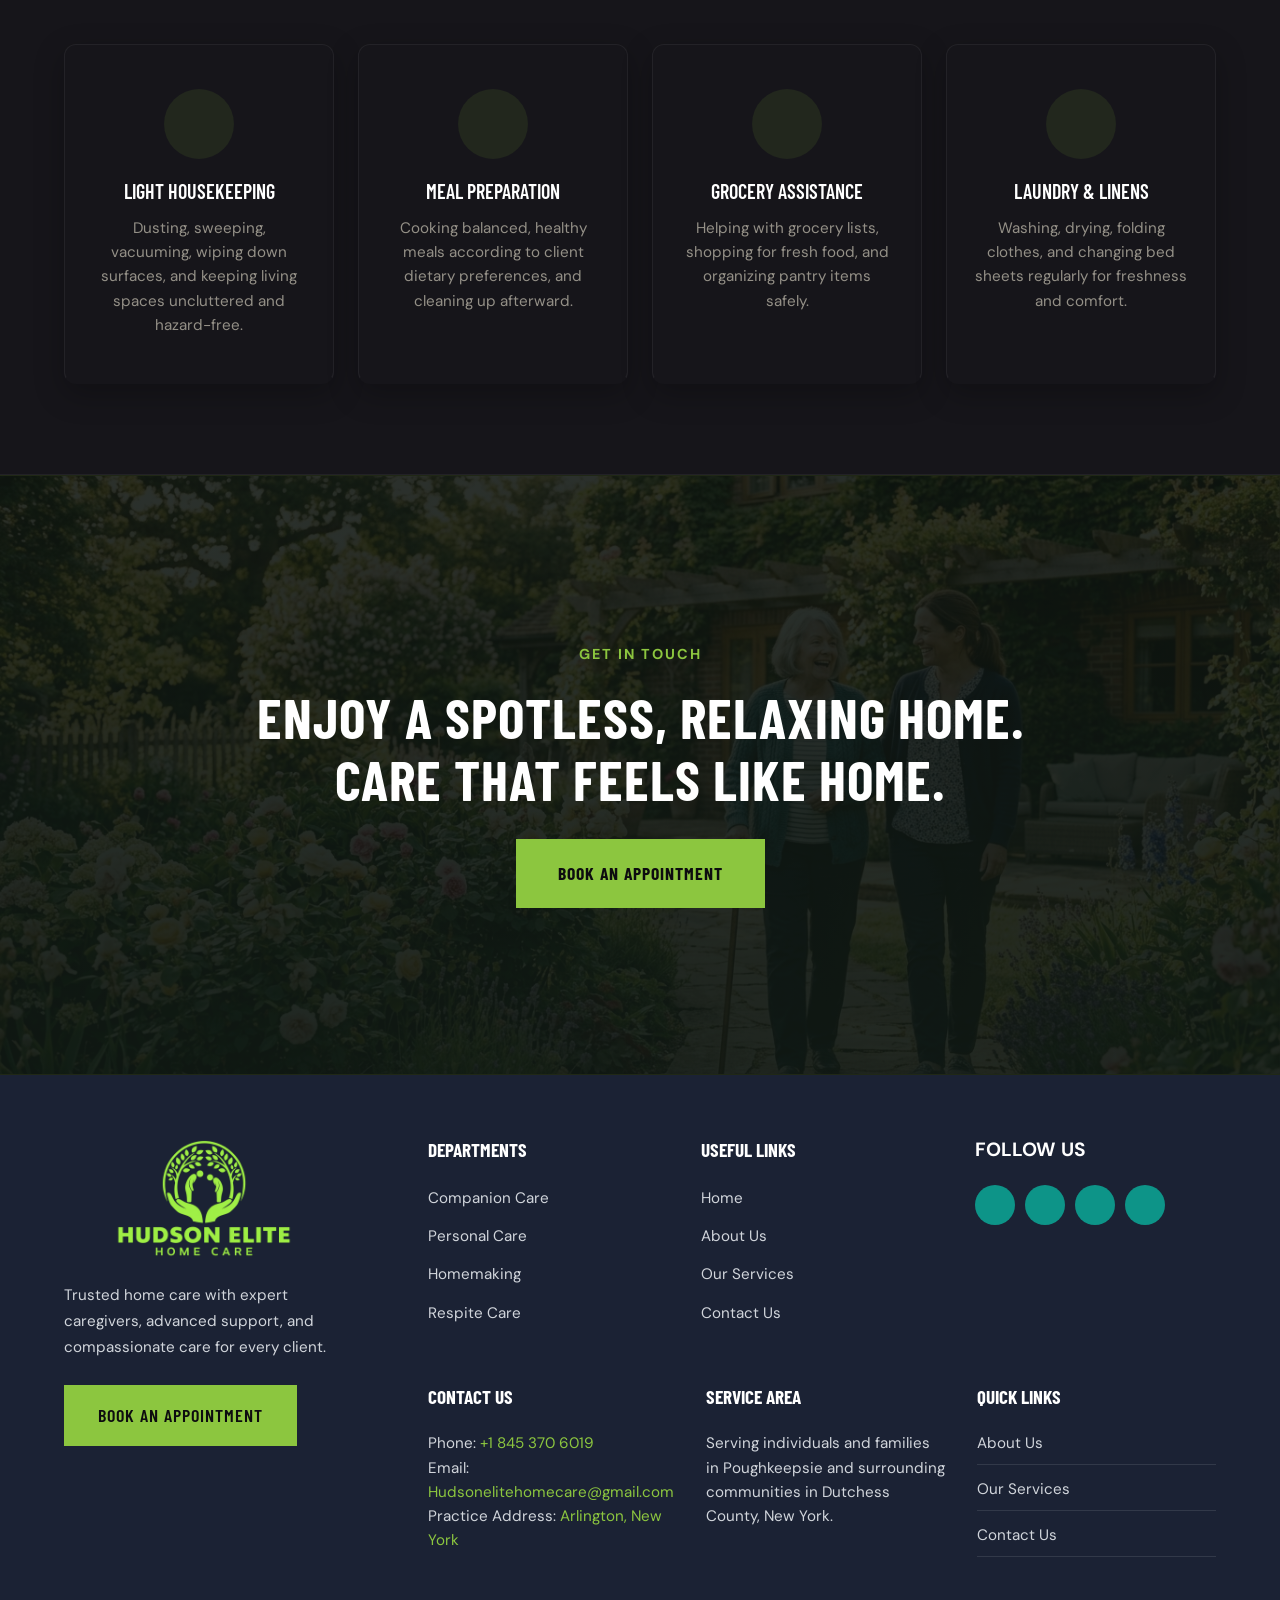
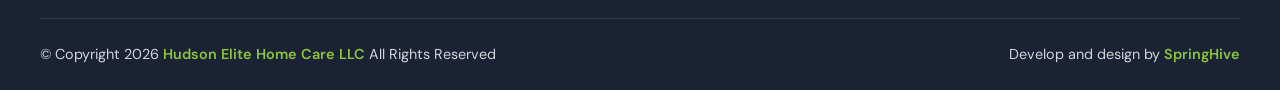
<file: homemaking.html>
<!DOCTYPE html>
<html lang="en" class="dark-theme">

<head>
    <meta charset="UTF-8">
    <meta name="viewport" content="width=device-width, initial-scale=1.0">
    <title>Homemaking Services - Hudson Elite Home Care LLC</title>
    <link rel="preconnect" href="https://fonts.googleapis.com">
    <link rel="preconnect" href="https://fonts.gstatic.com" crossorigin>
    <!-- Typography -->
    <link
        href="https://fonts.googleapis.com/css2?family=Barlow+Condensed:wght@500;600;700&family=DM+Sans:wght@400;500;700&display=swap"
        rel="stylesheet">
    <link rel='stylesheet' href='https://cdn-uicons.flaticon.com/uicons-regular-rounded/css/uicons-regular-rounded.css'>
    <link rel='stylesheet' href='https://cdn-uicons.flaticon.com/uicons-brands/css/uicons-brands.css'>
    <link rel="stylesheet" href="styles.css">
</head>

<body>

    <!-- 1. HEADER (Dark Theme) -->
    <header class="site-header">
        <div class="header-inner">
            <div class="logo">
                <a href="index.html"><img src="images/EntireLogo.png" alt="Hudson Elite Home Care Logo" class="site-logo"></a>
            </div>

            <nav class="main-nav">
                <ul>
                    <li><a href="index.html">Home</a></li>
                    <li><a href="about.html">About Us</a></li>
                    <li><a href="services.html" class="active-nav">Our Services</a></li>
                    <li><a href="contact.html">Contact Us</a></li>
                </ul>
            </nav>

            <div class="header-action">
                <div class="phone-block">
                    <span class="phone-label">CALL US NOW</span>
                    <a href="tel:+18453706019" class="phone-number">845 370 6019</a>
                </div>
                <a href="book-appointment.html" class="btn btn-accent">Book An Appointment</a>
                <button class="mobile-nav-toggle" id="mobileMenuToggle" aria-label="Toggle Navigation">
                    <i class="fi fi-rr-menu-burger"></i>
                </button>
            </div>
        </div>
    </header>

    <!-- MOBILE NAVIGATION OVERLAY -->
    <div class="mobile-menu-overlay" id="mobileMenu">
        <div class="mobile-menu-header">
            <a href="index.html"><img src="images/EntireLogo.png" alt="Hudson Elite Home Care Logo" class="mobile-menu-logo"></a>
            <button class="mobile-menu-close" id="mobileMenuClose" aria-label="Close Menu">
                <i class="fi fi-rr-cross"></i>
            </button>
        </div>
        <nav class="mobile-nav-links">
            <ul>
                <li><a href="index.html" class="mobile-link">Home</a></li>
                <li><a href="about.html" class="mobile-link">About Us</a></li>
                <li><a href="services.html" class="mobile-link active-nav">Our Services</a></li>
                <li><a href="contact.html" class="mobile-link">Contact Us</a></li>
            </ul>
        </nav>
        <div class="mobile-menu-footer">
            <a href="tel:+18453706019" class="btn btn-outline btn-full mb-10"><i class="fi fi-rr-phone-call"></i> Call 845 370 6019</a>
            <a href="book-appointment.html" class="btn btn-accent btn-full">Book An Appointment</a>
        </div>
    </div>

    <!-- 01. PAGE HERO (With Unique Diverse Overlay Image) -->
    <section class="page-hero" style="background-image: linear-gradient(rgba(13, 12, 15, 0.65), rgba(13, 12, 15, 0.8)), url('images/hero-homemaking.jpg'); background-size: cover; background-position: center 30%; border-bottom: none;">
        <div class="container">
            <h1 style="color: #ffffff; font-size: 4rem; margin-bottom: 10px;">Homemaking Services</h1>
            <p class="subtitle" style="color: var(--color-accent); font-weight: 500; font-family: var(--font-heading); text-transform: uppercase; letter-spacing: 2px;">
                <a href="index.html" style="color: #ffffff; text-decoration: none;">Home</a> <span style="margin: 0 10px; color: rgba(255,255,255,0.5);">/</span> <a href="services.html" style="color: #ffffff; text-decoration: none;">Our Services</a> <span style="margin: 0 10px; color: rgba(255,255,255,0.5);">/</span> Homemaking
            </p>
        </div>
    </section>

    <!-- 02. OVERVIEW SECTION -->
    <section class="service-detail-section" style="padding: 100px 0; background-color: var(--bg-main);">
        <div class="container about-container">
            <div class="about-content">
                <div class="section-heading">
                    <span class="subheading text-accent">CLEAN, SAFE & ORGANIZED</span>
                    <h2>A COMFORTABLE & SPOTLESS HOME ENVIRONMENT</h2>
                </div>
                <p class="lead-text" style="margin-bottom: 20px;">
                    Keeping your home clean, welcoming, and hazard-free so you can enjoy everyday living with ease.
                </p>
                <p style="margin-bottom: 25px; color: var(--text-muted); line-height: 1.7;">
                    A clean and orderly home is essential for physical safety, emotional peace of mind, and overall well-being. Hudson Elite Home Care LLC offers dependable homemaking assistance that takes the stress out of daily household chores. From cooking nutritious meals to light housekeeping and fresh laundry, our caregivers make your home a pleasant, safe sanctuary.
                </p>

                <ul style="list-style: none; padding: 0; margin-bottom: 30px; display: grid; grid-template-columns: 1fr 1fr; gap: 15px;">
                    <li style="display: flex; align-items: center; gap: 10px;"><i class="fi fi-rr-check-circle text-accent"></i> Light Housekeeping</li>
                    <li style="display: flex; align-items: center; gap: 10px;"><i class="fi fi-rr-check-circle text-accent"></i> Meal Preparation</li>
                    <li style="display: flex; align-items: center; gap: 10px;"><i class="fi fi-rr-check-circle text-accent"></i> Laundry & Linens</li>
                    <li style="display: flex; align-items: center; gap: 10px;"><i class="fi fi-rr-check-circle text-accent"></i> Grocery Errands</li>
                    <li style="display: flex; align-items: center; gap: 10px;"><i class="fi fi-rr-check-circle text-accent"></i> Kitchen Tidying</li>
                    <li style="display: flex; align-items: center; gap: 10px;"><i class="fi fi-rr-check-circle text-accent"></i> Safe Organization</li>
                </ul>

                <a href="book-appointment.html" class="btn btn-accent">Request Homemaking Care</a>
            </div>
            <div class="about-images" style="min-height: auto; width: 100%;">
                <div style="border-radius: 14px; overflow: hidden; border: 1px solid rgba(255,255,255,0.06); box-shadow: 0 20px 40px rgba(0,0,0,0.4); width: 100%;">
                    <img src="images/homemaking-ironing.jpg" alt="Homemaking support in a clean home" style="width: 100%; height: auto; display: block; object-fit: cover;">
                </div>
            </div>
        </div>
    </section>

    <!-- 03. WHAT HOMEMAKING INCLUDES -->
    <section style="padding: 90px 0; background-color: var(--bg-secondary); border-top: 1px solid rgba(255,255,255,0.05); border-bottom: 1px solid rgba(255,255,255,0.05);">
        <div class="container">
            <div class="section-heading text-center" style="margin-bottom: 50px;">
                <span class="subheading text-accent">WHAT'S INCLUDED</span>
                <h2>OUR HOMEMAKING SERVICES</h2>
                <p style="max-width: 700px; margin: 15px auto 0; color: var(--text-muted);">
                    Comprehensive domestic support designed to maintain an orderly and hygienic household.
                </p>
            </div>

            <div class="why-choose-grid-4">
                <div class="why-choose-card">
                    <div class="why-choose-icon">
                        <i class="fi fi-rr-broom"></i>
                    </div>
                    <h4>LIGHT HOUSEKEEPING</h4>
                    <p>Dusting, sweeping, vacuuming, wiping down surfaces, and keeping living spaces uncluttered and hazard-free.</p>
                </div>
                <div class="why-choose-card">
                    <div class="why-choose-icon">
                        <i class="fi fi-rr-restaurant"></i>
                    </div>
                    <h4>MEAL PREPARATION</h4>
                    <p>Cooking balanced, healthy meals according to client dietary preferences, and cleaning up afterward.</p>
                </div>
                <div class="why-choose-card">
                    <div class="why-choose-icon">
                        <i class="fi fi-rr-shopping-cart"></i>
                    </div>
                    <h4>GROCERY ASSISTANCE</h4>
                    <p>Helping with grocery lists, shopping for fresh food, and organizing pantry items safely.</p>
                </div>
                <div class="why-choose-card">
                    <div class="why-choose-icon">
                        <i class="fi fi-rr-sparkles"></i>
                    </div>
                    <h4>LAUNDRY & LINENS</h4>
                    <p>Washing, drying, folding clothes, and changing bed sheets regularly for freshness and comfort.</p>
                </div>
            </div>
        </div>
    </section>

    <!-- FINAL CALL TO ACTION -->
    <section class="split-cta-section" style="grid-template-columns: 1fr; border-top: 1px solid rgba(140, 198, 63, 0.15); border-bottom: 1px solid rgba(140, 198, 63, 0.15);">
        <div class="split-cta-block" style="background-image: linear-gradient(rgba(17, 24, 21, 0.8), rgba(21, 32, 27, 0.88)), url('images/about-cta-bg.jpg'); background-size: cover; background-position: center 35%; padding: 130px 20px; text-align: center; display: flex; flex-direction: column; align-items: center; justify-content: center;">
            <div class="split-cta-content" style="max-width: 800px;">
                <span class="subheading text-accent" style="font-weight: 700; letter-spacing: 2px; text-transform: uppercase;">GET IN TOUCH</span>
                <h2 style="font-size: 3.5rem; margin: 20px 0 30px; line-height: 1.1; color: #ffffff;">Enjoy a Spotless, Relaxing Home.<br>Care That Feels Like Home.</h2>
                <a href="book-appointment.html" class="btn btn-accent btn-large" style="padding: 18px 40px; font-size: 1.1rem; font-weight: 700;">Book An Appointment</a>
            </div>
        </div>
    </section>

    <!-- 7. FOOTER -->
    <footer class="site-footer-new">
        <div class="container footer-main-wrapper">
            <div class="footer-left-col">
                <div class="logo">
                    <a href="index.html"><img src="images/EntireLogo.png" alt="Hudson Elite Home Care Logo" class="site-logo"
                        style="width: 280px; max-width: 100%;"></a>
                </div>
                <p class="footer-desc">Trusted home care with expert caregivers, advanced support, and compassionate
                    care for every client.</p>
                <div style="margin-top: 20px;">
                    <a href="book-appointment.html" class="btn btn-accent">Book An Appointment</a>
                </div>
            </div>

            <div class="footer-right-col">
                <!-- Row 1 -->
                <div class="footer-grid-top">
                    <div class="footer-widget">
                        <h4>Departments</h4>
                        <ul>
                            <li><a href="companion-care.html">Companion Care</a></li>
                            <li><a href="personal-care.html">Personal Care</a></li>
                            <li><a href="homemaking.html">Homemaking</a></li>
                            <li><a href="respite-care.html">Respite Care</a></li>
                        </ul>
                    </div>
                    <div class="footer-widget">
                        <h4>Useful Links</h4>
                        <ul>
                            <li><a href="index.html">Home</a></li>
                            <li><a href="about.html">About Us</a></li>
                            <li><a href="services.html">Our Services</a></li>
                            <li><a href="contact.html">Contact Us</a></li>
                        </ul>
                    </div>
                    <div class="footer-widget footer-social-section">
                        <h4>Follow us</h4>
                        <div class="footer-socials">
                            <a href="#"><i class="fi fi-brands-facebook"></i></a>
                            <a href="#"><i class="fi fi-brands-twitter"></i></a>
                            <a href="#"><i class="fi fi-brands-instagram"></i></a>
                            <a href="#"><i class="fi fi-brands-linkedin"></i></a>
                        </div>
                    </div>
                </div>

                <!-- Row 2 -->
                <div class="footer-grid-bottom">
                    <div class="footer-widget">
                        <h4>Contact Us</h4>
                        <p>Phone: <a href="tel:+18453706019" class="text-accent">+1 845 370 6019</a></p>
                        <p>Email: <a href="mailto:Hudsonelitehomecare@gmail.com" class="text-accent">Hudsonelitehomecare@gmail.com</a></p>
                        <p>Practice Address: <span class="text-accent">Arlington, New York</span></p>
                    </div>
                    <div class="footer-widget">
                        <h4>Service Area</h4>
                        <p>Serving individuals and families in Poughkeepsie and surrounding communities in Dutchess County, New York.</p>
                    </div>
                    <div class="footer-widget">
                        <h4>Quick Links</h4>
                        <ul class="hours-list">
                            <li><a href="about.html">About Us</a></li>
                            <li><a href="services.html">Our Services</a></li>
                            <li><a href="contact.html">Contact Us</a></li>
                        </ul>
                    </div>
                </div>
            </div>
        </div>

        <div class="footer-bottom-bar container">
            <div class="copyright">
                &copy; Copyright 2026 <span class="text-accent">Hudson Elite Home Care LLC</span> All Rights Reserved
            </div>
            <div class="developer">
                Develop and design by <a href="https://springhive.co/" target="_blank"
                    class="text-accent">SpringHive</a>
            </div>
        </div>
    </footer>

    <script src="script.js"></script>
</body>

</html>
</file>
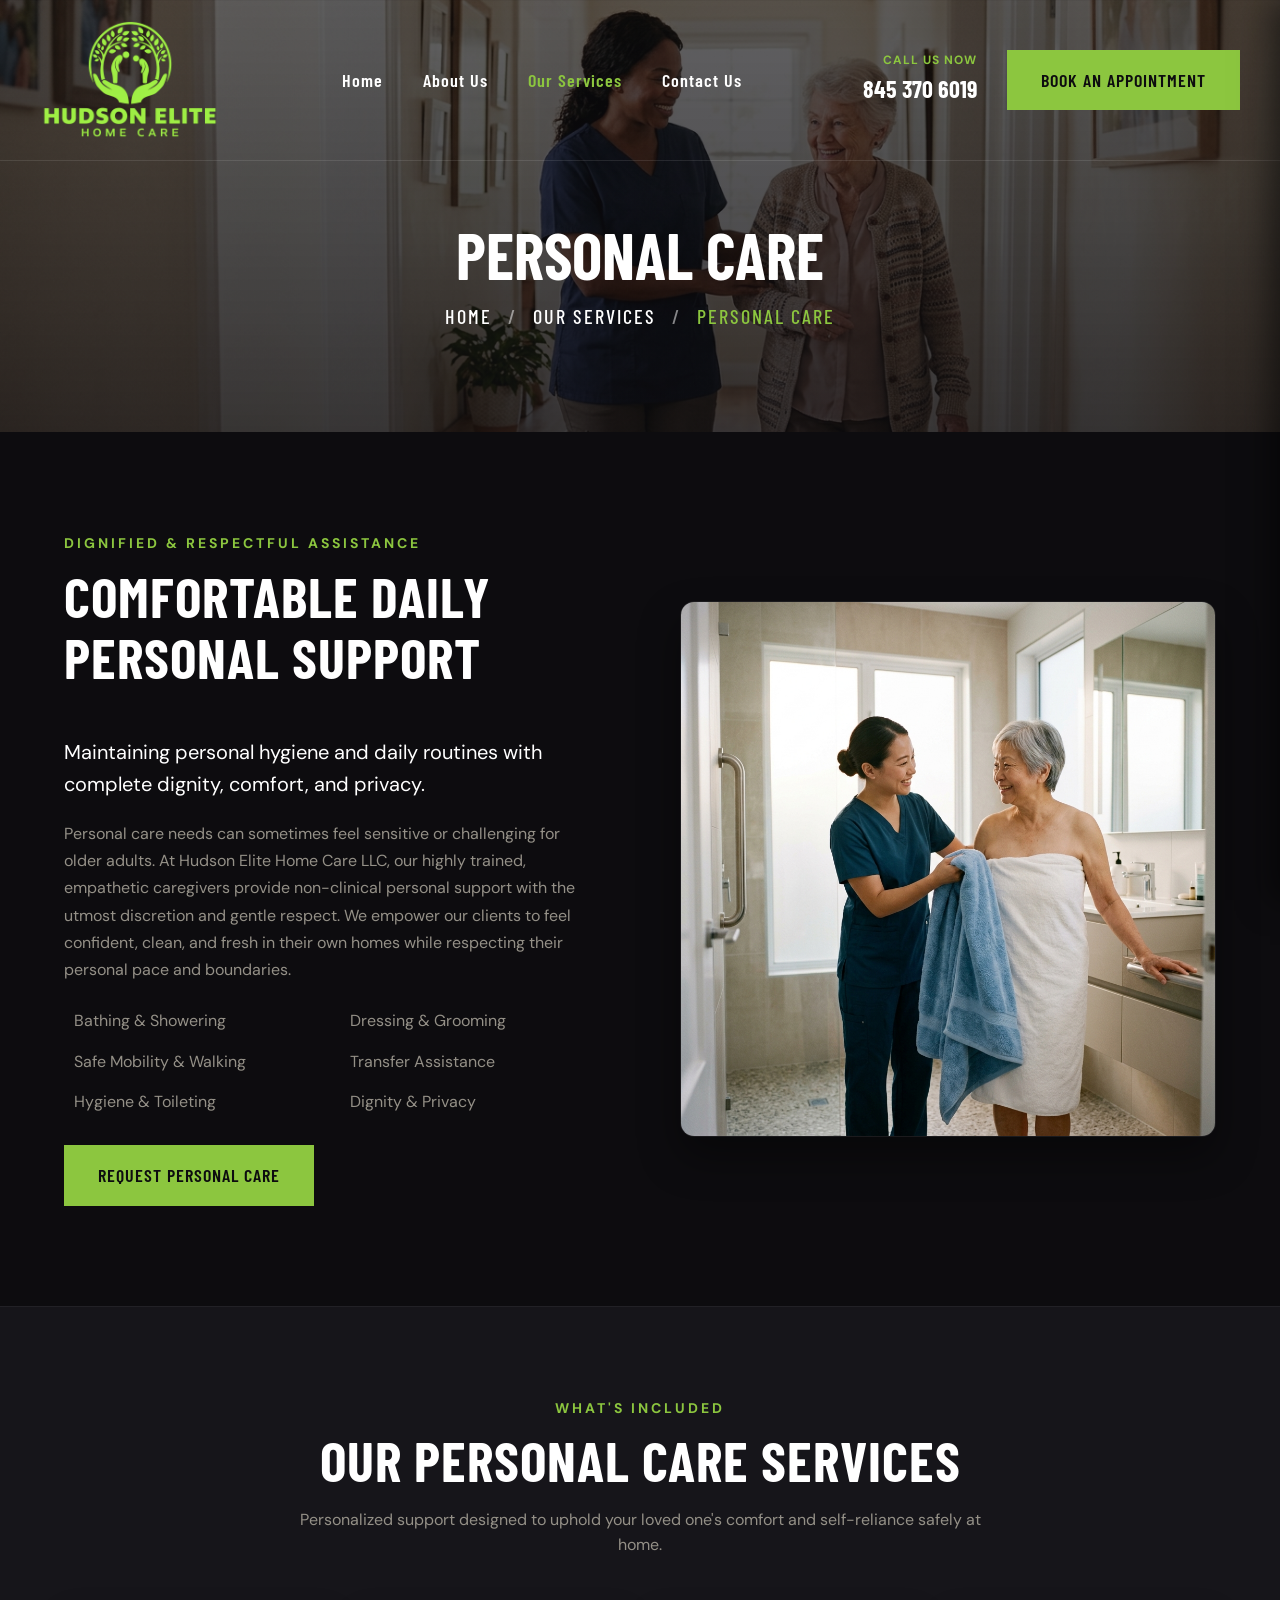
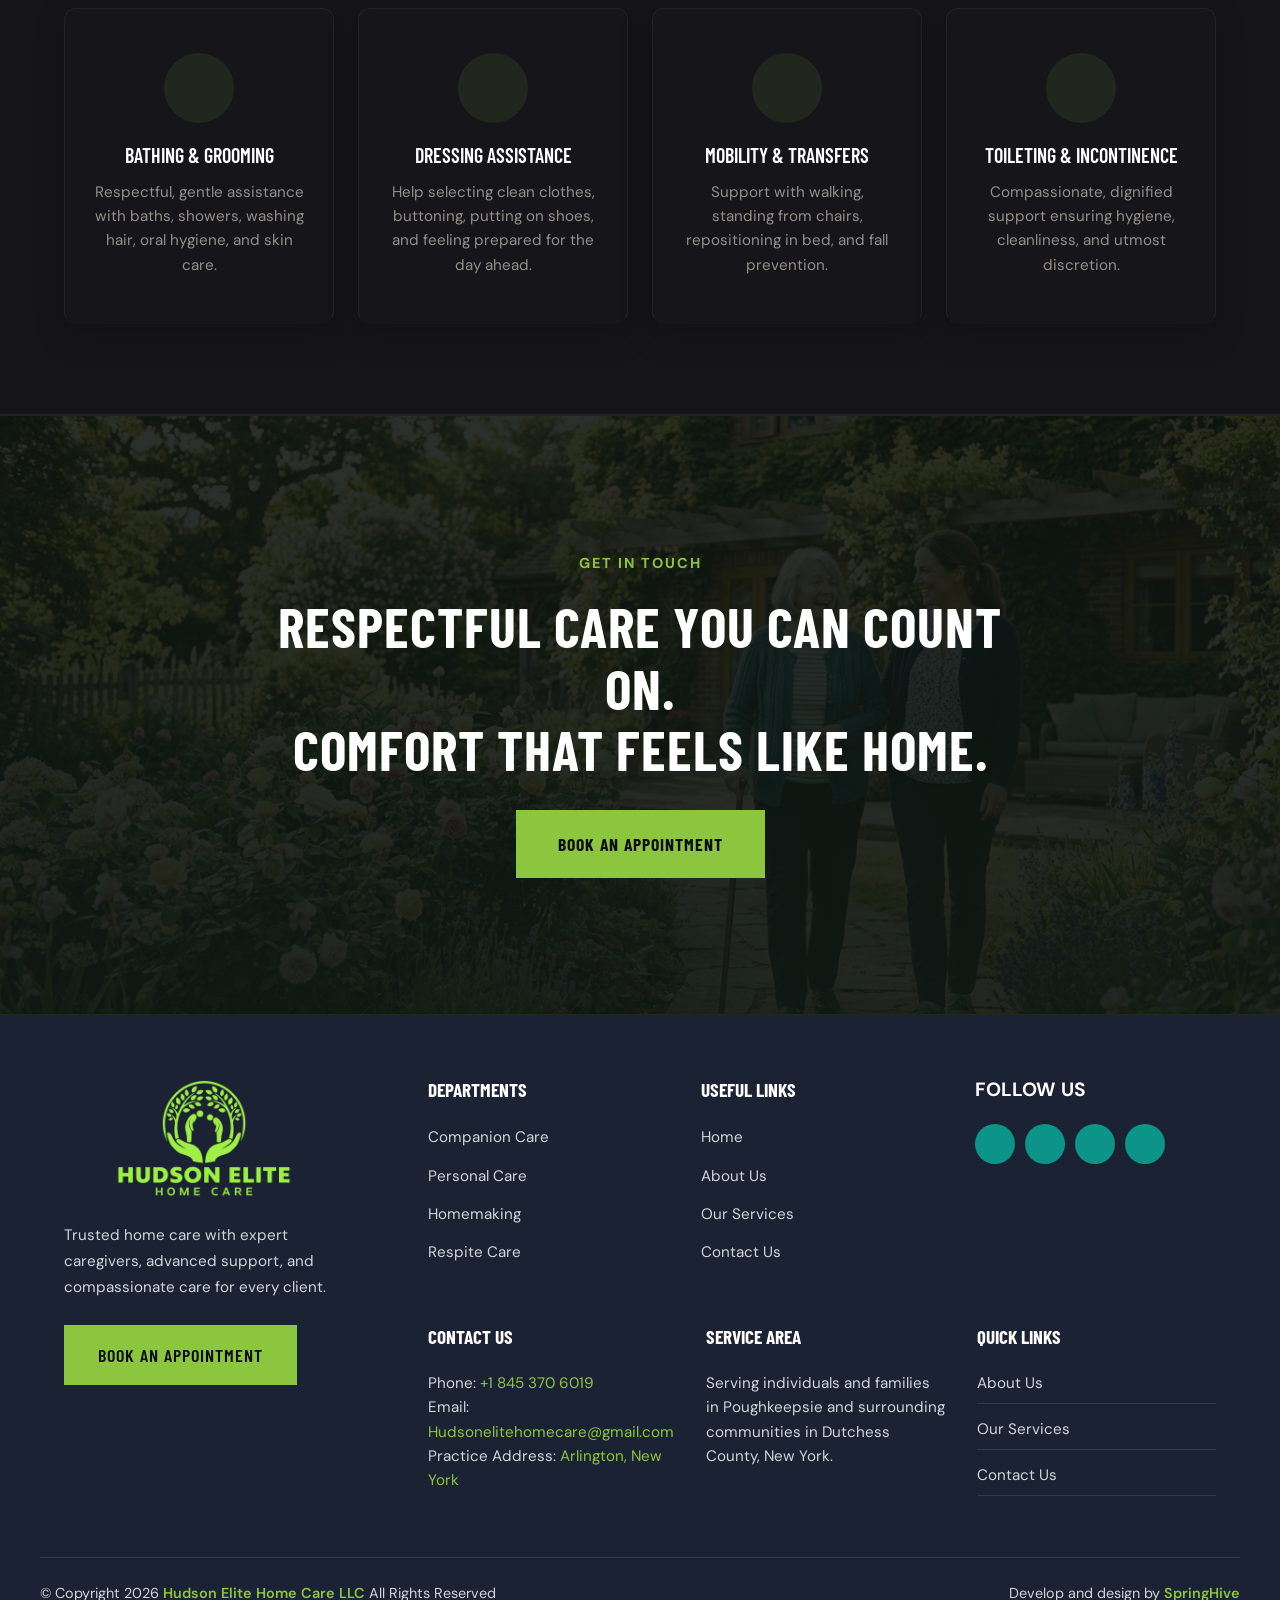
<file: personal-care.html>
<!DOCTYPE html>
<html lang="en" class="dark-theme">

<head>
    <meta charset="UTF-8">
    <meta name="viewport" content="width=device-width, initial-scale=1.0">
    <title>Personal Care - Hudson Elite Home Care LLC</title>
    <link rel="preconnect" href="https://fonts.googleapis.com">
    <link rel="preconnect" href="https://fonts.gstatic.com" crossorigin>
    <!-- Typography -->
    <link
        href="https://fonts.googleapis.com/css2?family=Barlow+Condensed:wght@500;600;700&family=DM+Sans:wght@400;500;700&display=swap"
        rel="stylesheet">
    <link rel='stylesheet' href='https://cdn-uicons.flaticon.com/uicons-regular-rounded/css/uicons-regular-rounded.css'>
    <link rel='stylesheet' href='https://cdn-uicons.flaticon.com/uicons-brands/css/uicons-brands.css'>
    <link rel="stylesheet" href="styles.css">
</head>

<body>

    <!-- 1. HEADER (Dark Theme) -->
    <header class="site-header">
        <div class="header-inner">
            <div class="logo">
                <a href="index.html"><img src="images/EntireLogo.png" alt="Hudson Elite Home Care Logo" class="site-logo"></a>
            </div>

            <nav class="main-nav">
                <ul>
                    <li><a href="index.html">Home</a></li>
                    <li><a href="about.html">About Us</a></li>
                    <li><a href="services.html" class="active-nav">Our Services</a></li>
                    <li><a href="contact.html">Contact Us</a></li>
                </ul>
            </nav>

            <div class="header-action">
                <div class="phone-block">
                    <span class="phone-label">CALL US NOW</span>
                    <a href="tel:+18453706019" class="phone-number">845 370 6019</a>
                </div>
                <a href="book-appointment.html" class="btn btn-accent">Book An Appointment</a>
                <button class="mobile-nav-toggle" id="mobileMenuToggle" aria-label="Toggle Navigation">
                    <i class="fi fi-rr-menu-burger"></i>
                </button>
            </div>
        </div>
    </header>

    <!-- MOBILE NAVIGATION OVERLAY -->
    <div class="mobile-menu-overlay" id="mobileMenu">
        <div class="mobile-menu-header">
            <a href="index.html"><img src="images/EntireLogo.png" alt="Hudson Elite Home Care Logo" class="mobile-menu-logo"></a>
            <button class="mobile-menu-close" id="mobileMenuClose" aria-label="Close Menu">
                <i class="fi fi-rr-cross"></i>
            </button>
        </div>
        <nav class="mobile-nav-links">
            <ul>
                <li><a href="index.html" class="mobile-link">Home</a></li>
                <li><a href="about.html" class="mobile-link">About Us</a></li>
                <li><a href="services.html" class="mobile-link active-nav">Our Services</a></li>
                <li><a href="contact.html" class="mobile-link">Contact Us</a></li>
            </ul>
        </nav>
        <div class="mobile-menu-footer">
            <a href="tel:+18453706019" class="btn btn-outline btn-full mb-10"><i class="fi fi-rr-phone-call"></i> Call 845 370 6019</a>
            <a href="book-appointment.html" class="btn btn-accent btn-full">Book An Appointment</a>
        </div>
    </div>

    <!-- 01. PAGE HERO (With Unique Diverse Overlay Image) -->
    <section class="page-hero" style="background-image: linear-gradient(rgba(13, 12, 15, 0.65), rgba(13, 12, 15, 0.8)), url('images/hero-personal-care.jpg'); background-size: cover; background-position: center 30%; border-bottom: none;">
        <div class="container">
            <h1 style="color: #ffffff; font-size: 4rem; margin-bottom: 10px;">Personal Care</h1>
            <p class="subtitle" style="color: var(--color-accent); font-weight: 500; font-family: var(--font-heading); text-transform: uppercase; letter-spacing: 2px;">
                <a href="index.html" style="color: #ffffff; text-decoration: none;">Home</a> <span style="margin: 0 10px; color: rgba(255,255,255,0.5);">/</span> <a href="services.html" style="color: #ffffff; text-decoration: none;">Our Services</a> <span style="margin: 0 10px; color: rgba(255,255,255,0.5);">/</span> Personal Care
            </p>
        </div>
    </section>

    <!-- 02. OVERVIEW SECTION -->
    <section class="service-detail-section" style="padding: 100px 0; background-color: var(--bg-main);">
        <div class="container about-container">
            <div class="about-content">
                <div class="section-heading">
                    <span class="subheading text-accent">DIGNIFIED & RESPECTFUL ASSISTANCE</span>
                    <h2>COMFORTABLE DAILY PERSONAL SUPPORT</h2>
                </div>
                <p class="lead-text" style="margin-bottom: 20px;">
                    Maintaining personal hygiene and daily routines with complete dignity, comfort, and privacy.
                </p>
                <p style="margin-bottom: 25px; color: var(--text-muted); line-height: 1.7;">
                    Personal care needs can sometimes feel sensitive or challenging for older adults. At Hudson Elite Home Care LLC, our highly trained, empathetic caregivers provide non-clinical personal support with the utmost discretion and gentle respect. We empower our clients to feel confident, clean, and fresh in their own homes while respecting their personal pace and boundaries.
                </p>

                <ul style="list-style: none; padding: 0; margin-bottom: 30px; display: grid; grid-template-columns: 1fr 1fr; gap: 15px;">
                    <li style="display: flex; align-items: center; gap: 10px;"><i class="fi fi-rr-check-circle text-accent"></i> Bathing & Showering</li>
                    <li style="display: flex; align-items: center; gap: 10px;"><i class="fi fi-rr-check-circle text-accent"></i> Dressing & Grooming</li>
                    <li style="display: flex; align-items: center; gap: 10px;"><i class="fi fi-rr-check-circle text-accent"></i> Safe Mobility & Walking</li>
                    <li style="display: flex; align-items: center; gap: 10px;"><i class="fi fi-rr-check-circle text-accent"></i> Transfer Assistance</li>
                    <li style="display: flex; align-items: center; gap: 10px;"><i class="fi fi-rr-check-circle text-accent"></i> Hygiene & Toileting</li>
                    <li style="display: flex; align-items: center; gap: 10px;"><i class="fi fi-rr-check-circle text-accent"></i> Dignity & Privacy</li>
                </ul>

                <a href="book-appointment.html" class="btn btn-accent">Request Personal Care</a>
            </div>
            <div class="about-images" style="min-height: auto; width: 100%;">
                <div style="border-radius: 14px; overflow: hidden; border: 1px solid rgba(255,255,255,0.06); box-shadow: 0 20px 40px rgba(0,0,0,0.4); width: 100%;">
                    <img src="images/personal-care-towel.jpg" alt="Caregiver helping with personal care" style="width: 100%; height: auto; display: block; object-fit: cover;">
                </div>
            </div>
        </div>
    </section>

    <!-- 03. WHAT PERSONAL CARE INCLUDES -->
    <section style="padding: 90px 0; background-color: var(--bg-secondary); border-top: 1px solid rgba(255,255,255,0.05); border-bottom: 1px solid rgba(255,255,255,0.05);">
        <div class="container">
            <div class="section-heading text-center" style="margin-bottom: 50px;">
                <span class="subheading text-accent">WHAT'S INCLUDED</span>
                <h2>OUR PERSONAL CARE SERVICES</h2>
                <p style="max-width: 700px; margin: 15px auto 0; color: var(--text-muted);">
                    Personalized support designed to uphold your loved one's comfort and self-reliance safely at home.
                </p>
            </div>

            <div class="why-choose-grid-4">
                <div class="why-choose-card">
                    <div class="why-choose-icon">
                        <i class="fi fi-rr-sparkles"></i>
                    </div>
                    <h4>BATHING & GROOMING</h4>
                    <p>Respectful, gentle assistance with baths, showers, washing hair, oral hygiene, and skin care.</p>
                </div>
                <div class="why-choose-card">
                    <div class="why-choose-icon">
                        <i class="fi fi-rr-user"></i>
                    </div>
                    <h4>DRESSING ASSISTANCE</h4>
                    <p>Help selecting clean clothes, buttoning, putting on shoes, and feeling prepared for the day ahead.</p>
                </div>
                <div class="why-choose-card">
                    <div class="why-choose-icon">
                        <i class="fi fi-rr-shield-check"></i>
                    </div>
                    <h4>MOBILITY & TRANSFERS</h4>
                    <p>Support with walking, standing from chairs, repositioning in bed, and fall prevention.</p>
                </div>
                <div class="why-choose-card">
                    <div class="why-choose-icon">
                        <i class="fi fi-rr-heart"></i>
                    </div>
                    <h4>TOILETING & INCONTINENCE</h4>
                    <p>Compassionate, dignified support ensuring hygiene, cleanliness, and utmost discretion.</p>
                </div>
            </div>
        </div>
    </section>

    <!-- FINAL CALL TO ACTION -->
    <section class="split-cta-section" style="grid-template-columns: 1fr; border-top: 1px solid rgba(140, 198, 63, 0.15); border-bottom: 1px solid rgba(140, 198, 63, 0.15);">
        <div class="split-cta-block" style="background-image: linear-gradient(rgba(17, 24, 21, 0.8), rgba(21, 32, 27, 0.88)), url('images/about-cta-bg.jpg'); background-size: cover; background-position: center 35%; padding: 130px 20px; text-align: center; display: flex; flex-direction: column; align-items: center; justify-content: center;">
            <div class="split-cta-content" style="max-width: 800px;">
                <span class="subheading text-accent" style="font-weight: 700; letter-spacing: 2px; text-transform: uppercase;">GET IN TOUCH</span>
                <h2 style="font-size: 3.5rem; margin: 20px 0 30px; line-height: 1.1; color: #ffffff;">Respectful Care You Can Count On.<br>Comfort That Feels Like Home.</h2>
                <a href="book-appointment.html" class="btn btn-accent btn-large" style="padding: 18px 40px; font-size: 1.1rem; font-weight: 700;">Book An Appointment</a>
            </div>
        </div>
    </section>

    <!-- 7. FOOTER -->
    <footer class="site-footer-new">
        <div class="container footer-main-wrapper">
            <div class="footer-left-col">
                <div class="logo">
                    <a href="index.html"><img src="images/EntireLogo.png" alt="Hudson Elite Home Care Logo" class="site-logo"
                        style="width: 280px; max-width: 100%;"></a>
                </div>
                <p class="footer-desc">Trusted home care with expert caregivers, advanced support, and compassionate
                    care for every client.</p>
                <div style="margin-top: 20px;">
                    <a href="book-appointment.html" class="btn btn-accent">Book An Appointment</a>
                </div>
            </div>

            <div class="footer-right-col">
                <!-- Row 1 -->
                <div class="footer-grid-top">
                    <div class="footer-widget">
                        <h4>Departments</h4>
                        <ul>
                            <li><a href="companion-care.html">Companion Care</a></li>
                            <li><a href="personal-care.html">Personal Care</a></li>
                            <li><a href="homemaking.html">Homemaking</a></li>
                            <li><a href="respite-care.html">Respite Care</a></li>
                        </ul>
                    </div>
                    <div class="footer-widget">
                        <h4>Useful Links</h4>
                        <ul>
                            <li><a href="index.html">Home</a></li>
                            <li><a href="about.html">About Us</a></li>
                            <li><a href="services.html">Our Services</a></li>
                            <li><a href="contact.html">Contact Us</a></li>
                        </ul>
                    </div>
                    <div class="footer-widget footer-social-section">
                        <h4>Follow us</h4>
                        <div class="footer-socials">
                            <a href="#"><i class="fi fi-brands-facebook"></i></a>
                            <a href="#"><i class="fi fi-brands-twitter"></i></a>
                            <a href="#"><i class="fi fi-brands-instagram"></i></a>
                            <a href="#"><i class="fi fi-brands-linkedin"></i></a>
                        </div>
                    </div>
                </div>

                <!-- Row 2 -->
                <div class="footer-grid-bottom">
                    <div class="footer-widget">
                        <h4>Contact Us</h4>
                        <p>Phone: <a href="tel:+18453706019" class="text-accent">+1 845 370 6019</a></p>
                        <p>Email: <a href="mailto:Hudsonelitehomecare@gmail.com" class="text-accent">Hudsonelitehomecare@gmail.com</a></p>
                        <p>Practice Address: <span class="text-accent">Arlington, New York</span></p>
                    </div>
                    <div class="footer-widget">
                        <h4>Service Area</h4>
                        <p>Serving individuals and families in Poughkeepsie and surrounding communities in Dutchess County, New York.</p>
                    </div>
                    <div class="footer-widget">
                        <h4>Quick Links</h4>
                        <ul class="hours-list">
                            <li><a href="about.html">About Us</a></li>
                            <li><a href="services.html">Our Services</a></li>
                            <li><a href="contact.html">Contact Us</a></li>
                        </ul>
                    </div>
                </div>
            </div>
        </div>

        <div class="footer-bottom-bar container">
            <div class="copyright">
                &copy; Copyright 2026 <span class="text-accent">Hudson Elite Home Care LLC</span> All Rights Reserved
            </div>
            <div class="developer">
                Develop and design by <a href="https://springhive.co/" target="_blank"
                    class="text-accent">SpringHive</a>
            </div>
        </div>
    </footer>

    <script src="script.js"></script>
</body>

</html>
</file>
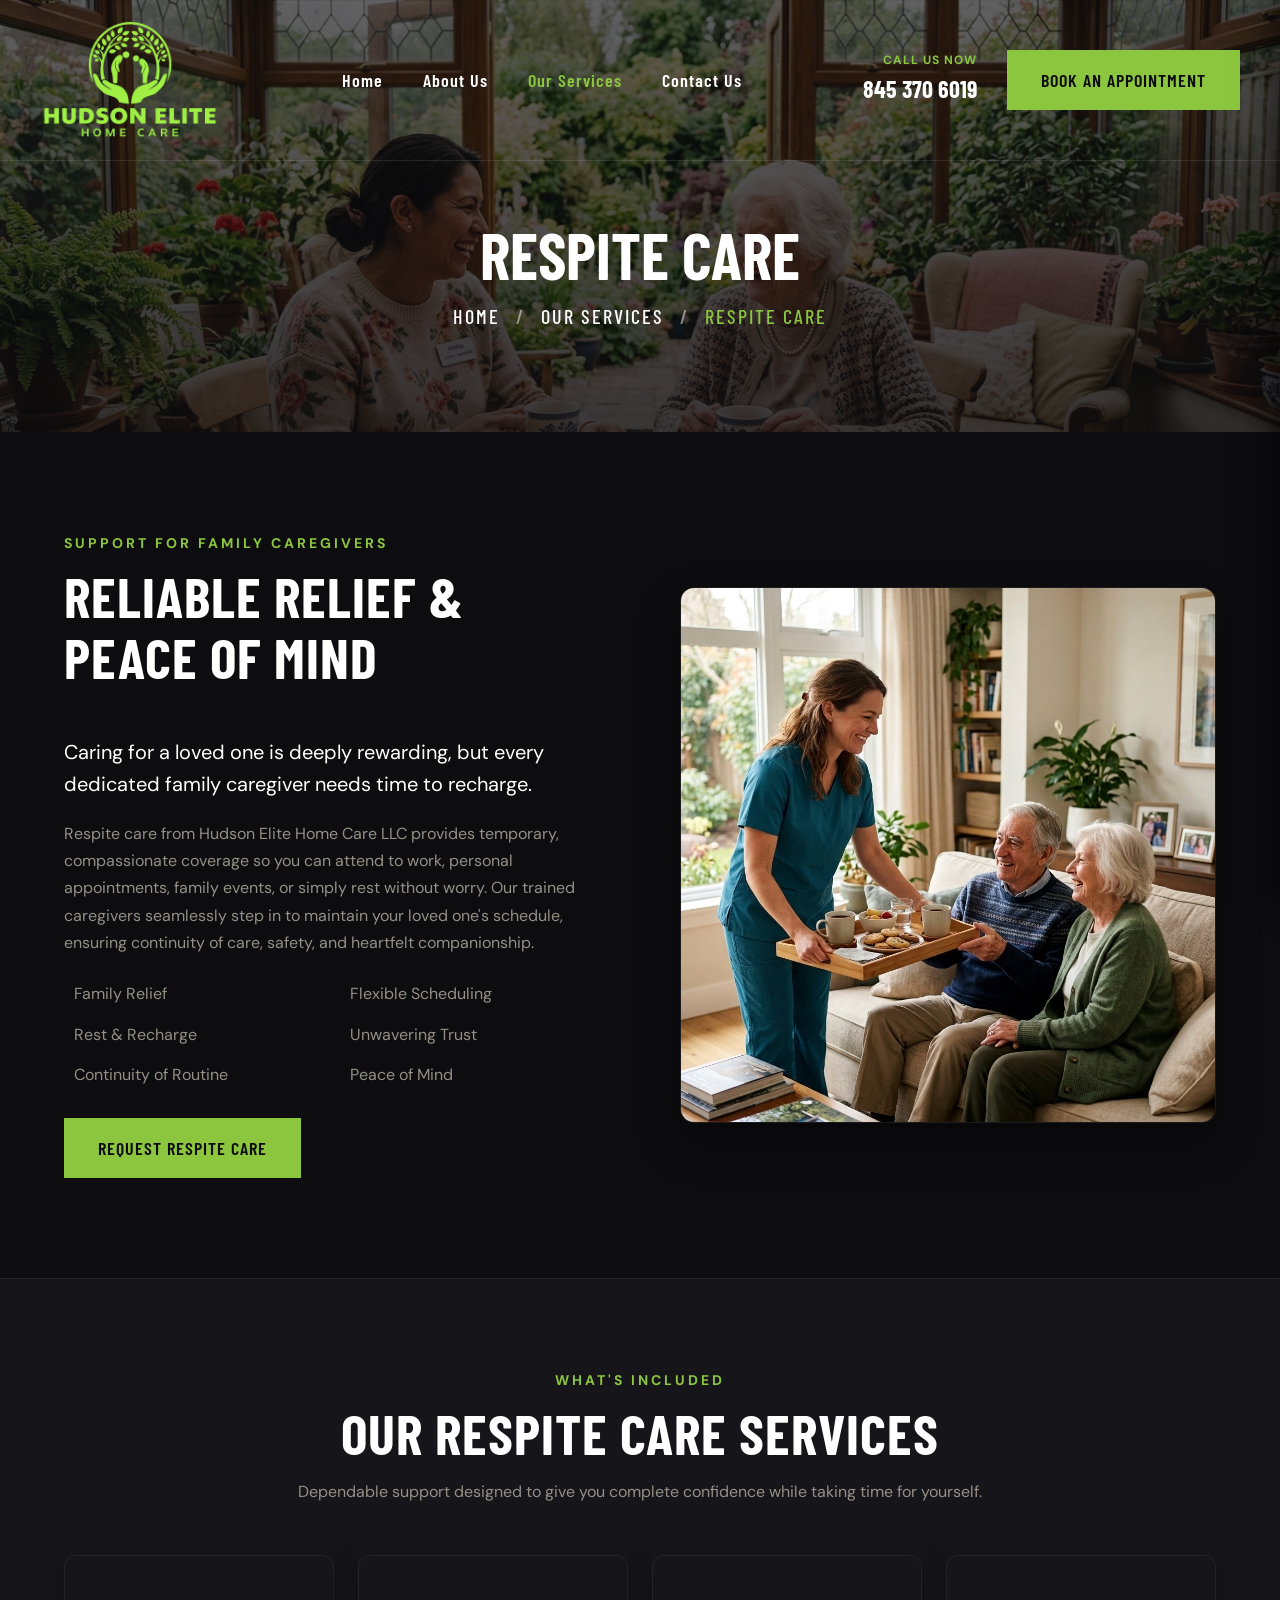
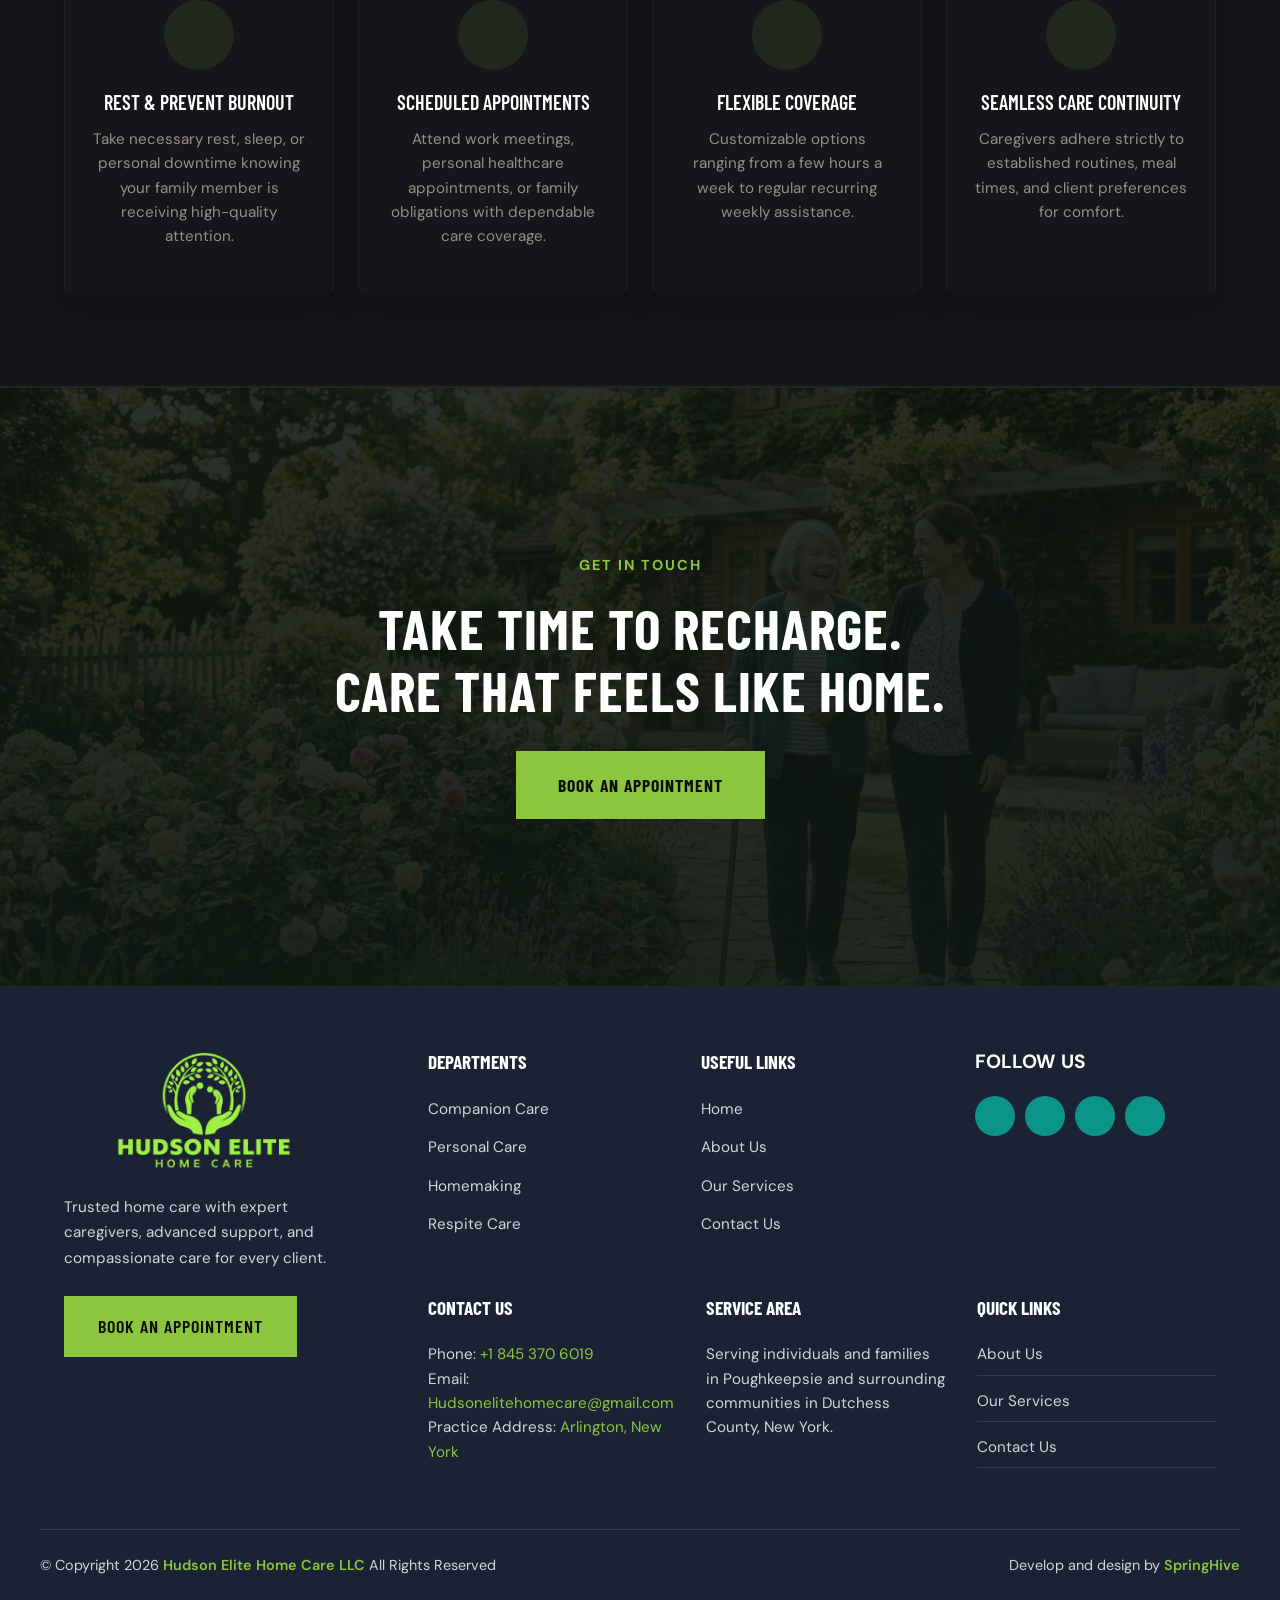
<file: respite-care.html>
<!DOCTYPE html>
<html lang="en" class="dark-theme">

<head>
    <meta charset="UTF-8">
    <meta name="viewport" content="width=device-width, initial-scale=1.0">
    <title>Respite Care - Hudson Elite Home Care LLC</title>
    <link rel="preconnect" href="https://fonts.googleapis.com">
    <link rel="preconnect" href="https://fonts.gstatic.com" crossorigin>
    <!-- Typography -->
    <link
        href="https://fonts.googleapis.com/css2?family=Barlow+Condensed:wght@500;600;700&family=DM+Sans:wght@400;500;700&display=swap"
        rel="stylesheet">
    <link rel='stylesheet' href='https://cdn-uicons.flaticon.com/uicons-regular-rounded/css/uicons-regular-rounded.css'>
    <link rel='stylesheet' href='https://cdn-uicons.flaticon.com/uicons-brands/css/uicons-brands.css'>
    <link rel="stylesheet" href="styles.css">
</head>

<body>

    <!-- 1. HEADER (Dark Theme) -->
    <header class="site-header">
        <div class="header-inner">
            <div class="logo">
                <a href="index.html"><img src="images/EntireLogo.png" alt="Hudson Elite Home Care Logo" class="site-logo"></a>
            </div>

            <nav class="main-nav">
                <ul>
                    <li><a href="index.html">Home</a></li>
                    <li><a href="about.html">About Us</a></li>
                    <li><a href="services.html" class="active-nav">Our Services</a></li>
                    <li><a href="contact.html">Contact Us</a></li>
                </ul>
            </nav>

            <div class="header-action">
                <div class="phone-block">
                    <span class="phone-label">CALL US NOW</span>
                    <a href="tel:+18453706019" class="phone-number">845 370 6019</a>
                </div>
                <a href="book-appointment.html" class="btn btn-accent">Book An Appointment</a>
                <button class="mobile-nav-toggle" id="mobileMenuToggle" aria-label="Toggle Navigation">
                    <i class="fi fi-rr-menu-burger"></i>
                </button>
            </div>
        </div>
    </header>

    <!-- MOBILE NAVIGATION OVERLAY -->
    <div class="mobile-menu-overlay" id="mobileMenu">
        <div class="mobile-menu-header">
            <a href="index.html"><img src="images/EntireLogo.png" alt="Hudson Elite Home Care Logo" class="mobile-menu-logo"></a>
            <button class="mobile-menu-close" id="mobileMenuClose" aria-label="Close Menu">
                <i class="fi fi-rr-cross"></i>
            </button>
        </div>
        <nav class="mobile-nav-links">
            <ul>
                <li><a href="index.html" class="mobile-link">Home</a></li>
                <li><a href="about.html" class="mobile-link">About Us</a></li>
                <li><a href="services.html" class="mobile-link active-nav">Our Services</a></li>
                <li><a href="contact.html" class="mobile-link">Contact Us</a></li>
            </ul>
        </nav>
        <div class="mobile-menu-footer">
            <a href="tel:+18453706019" class="btn btn-outline btn-full mb-10"><i class="fi fi-rr-phone-call"></i> Call 845 370 6019</a>
            <a href="book-appointment.html" class="btn btn-accent btn-full">Book An Appointment</a>
        </div>
    </div>

    <!-- 01. PAGE HERO (With Unique Diverse Overlay Image) -->
    <section class="page-hero" style="background-image: linear-gradient(rgba(13, 12, 15, 0.65), rgba(13, 12, 15, 0.8)), url('images/hero-respite-care.jpg'); background-size: cover; background-position: center 30%; border-bottom: none;">
        <div class="container">
            <h1 style="color: #ffffff; font-size: 4rem; margin-bottom: 10px;">Respite Care</h1>
            <p class="subtitle" style="color: var(--color-accent); font-weight: 500; font-family: var(--font-heading); text-transform: uppercase; letter-spacing: 2px;">
                <a href="index.html" style="color: #ffffff; text-decoration: none;">Home</a> <span style="margin: 0 10px; color: rgba(255,255,255,0.5);">/</span> <a href="services.html" style="color: #ffffff; text-decoration: none;">Our Services</a> <span style="margin: 0 10px; color: rgba(255,255,255,0.5);">/</span> Respite Care
            </p>
        </div>
    </section>

    <!-- 02. OVERVIEW SECTION -->
    <section class="service-detail-section" style="padding: 100px 0; background-color: var(--bg-main);">
        <div class="container about-container">
            <div class="about-content">
                <div class="section-heading">
                    <span class="subheading text-accent">SUPPORT FOR FAMILY CAREGIVERS</span>
                    <h2>RELIABLE RELIEF & PEACE OF MIND</h2>
                </div>
                <p class="lead-text" style="margin-bottom: 20px;">
                    Caring for a loved one is deeply rewarding, but every dedicated family caregiver needs time to recharge.
                </p>
                <p style="margin-bottom: 25px; color: var(--text-muted); line-height: 1.7;">
                    Respite care from Hudson Elite Home Care LLC provides temporary, compassionate coverage so you can attend to work, personal appointments, family events, or simply rest without worry. Our trained caregivers seamlessly step in to maintain your loved one's schedule, ensuring continuity of care, safety, and heartfelt companionship.
                </p>

                <ul style="list-style: none; padding: 0; margin-bottom: 30px; display: grid; grid-template-columns: 1fr 1fr; gap: 15px;">
                    <li style="display: flex; align-items: center; gap: 10px;"><i class="fi fi-rr-check-circle text-accent"></i> Family Relief</li>
                    <li style="display: flex; align-items: center; gap: 10px;"><i class="fi fi-rr-check-circle text-accent"></i> Flexible Scheduling</li>
                    <li style="display: flex; align-items: center; gap: 10px;"><i class="fi fi-rr-check-circle text-accent"></i> Rest & Recharge</li>
                    <li style="display: flex; align-items: center; gap: 10px;"><i class="fi fi-rr-check-circle text-accent"></i> Unwavering Trust</li>
                    <li style="display: flex; align-items: center; gap: 10px;"><i class="fi fi-rr-check-circle text-accent"></i> Continuity of Routine</li>
                    <li style="display: flex; align-items: center; gap: 10px;"><i class="fi fi-rr-check-circle text-accent"></i> Peace of Mind</li>
                </ul>

                <a href="book-appointment.html" class="btn btn-accent">Request Respite Care</a>
            </div>
            <div class="about-images" style="min-height: auto; width: 100%;">
                <div style="border-radius: 14px; overflow: hidden; border: 1px solid rgba(255,255,255,0.06); box-shadow: 0 20px 40px rgba(0,0,0,0.4); width: 100%;">
                    <img src="images/respite-care-serving.jpg" alt="Caregiver serving food and supporting family" style="width: 100%; height: auto; display: block; object-fit: cover;">
                </div>
            </div>
        </div>
    </section>

    <!-- 03. WHAT RESPITE CARE INCLUDES -->
    <section style="padding: 90px 0; background-color: var(--bg-secondary); border-top: 1px solid rgba(255,255,255,0.05); border-bottom: 1px solid rgba(255,255,255,0.05);">
        <div class="container">
            <div class="section-heading text-center" style="margin-bottom: 50px;">
                <span class="subheading text-accent">WHAT'S INCLUDED</span>
                <h2>OUR RESPITE CARE SERVICES</h2>
                <p style="max-width: 700px; margin: 15px auto 0; color: var(--text-muted);">
                    Dependable support designed to give you complete confidence while taking time for yourself.
                </p>
            </div>

            <div class="why-choose-grid-4">
                <div class="why-choose-card">
                    <div class="why-choose-icon">
                        <i class="fi fi-rr-bed-alt"></i>
                    </div>
                    <h4>REST & PREVENT BURNOUT</h4>
                    <p>Take necessary rest, sleep, or personal downtime knowing your family member is receiving high-quality attention.</p>
                </div>
                <div class="why-choose-card">
                    <div class="why-choose-icon">
                        <i class="fi fi-rr-calendar"></i>
                    </div>
                    <h4>SCHEDULED APPOINTMENTS</h4>
                    <p>Attend work meetings, personal healthcare appointments, or family obligations with dependable care coverage.</p>
                </div>
                <div class="why-choose-card">
                    <div class="why-choose-icon">
                        <i class="fi fi-rr-clock-three"></i>
                    </div>
                    <h4>FLEXIBLE COVERAGE</h4>
                    <p>Customizable options ranging from a few hours a week to regular recurring weekly assistance.</p>
                </div>
                <div class="why-choose-card">
                    <div class="why-choose-icon">
                        <i class="fi fi-rr-shield-check"></i>
                    </div>
                    <h4>SEAMLESS CARE CONTINUITY</h4>
                    <p>Caregivers adhere strictly to established routines, meal times, and client preferences for comfort.</p>
                </div>
            </div>
        </div>
    </section>

    <!-- FINAL CALL TO ACTION -->
    <section class="split-cta-section" style="grid-template-columns: 1fr; border-top: 1px solid rgba(140, 198, 63, 0.15); border-bottom: 1px solid rgba(140, 198, 63, 0.15);">
        <div class="split-cta-block" style="background-image: linear-gradient(rgba(17, 24, 21, 0.8), rgba(21, 32, 27, 0.88)), url('images/about-cta-bg.jpg'); background-size: cover; background-position: center 35%; padding: 130px 20px; text-align: center; display: flex; flex-direction: column; align-items: center; justify-content: center;">
            <div class="split-cta-content" style="max-width: 800px;">
                <span class="subheading text-accent" style="font-weight: 700; letter-spacing: 2px; text-transform: uppercase;">GET IN TOUCH</span>
                <h2 style="font-size: 3.5rem; margin: 20px 0 30px; line-height: 1.1; color: #ffffff;">Take Time to Recharge.<br>Care That Feels Like Home.</h2>
                <a href="book-appointment.html" class="btn btn-accent btn-large" style="padding: 18px 40px; font-size: 1.1rem; font-weight: 700;">Book An Appointment</a>
            </div>
        </div>
    </section>

    <!-- 7. FOOTER -->
    <footer class="site-footer-new">
        <div class="container footer-main-wrapper">
            <div class="footer-left-col">
                <div class="logo">
                    <a href="index.html"><img src="images/EntireLogo.png" alt="Hudson Elite Home Care Logo" class="site-logo"
                        style="width: 280px; max-width: 100%;"></a>
                </div>
                <p class="footer-desc">Trusted home care with expert caregivers, advanced support, and compassionate
                    care for every client.</p>
                <div style="margin-top: 20px;">
                    <a href="book-appointment.html" class="btn btn-accent">Book An Appointment</a>
                </div>
            </div>

            <div class="footer-right-col">
                <!-- Row 1 -->
                <div class="footer-grid-top">
                    <div class="footer-widget">
                        <h4>Departments</h4>
                        <ul>
                            <li><a href="companion-care.html">Companion Care</a></li>
                            <li><a href="personal-care.html">Personal Care</a></li>
                            <li><a href="homemaking.html">Homemaking</a></li>
                            <li><a href="respite-care.html">Respite Care</a></li>
                        </ul>
                    </div>
                    <div class="footer-widget">
                        <h4>Useful Links</h4>
                        <ul>
                            <li><a href="index.html">Home</a></li>
                            <li><a href="about.html">About Us</a></li>
                            <li><a href="services.html">Our Services</a></li>
                            <li><a href="contact.html">Contact Us</a></li>
                        </ul>
                    </div>
                    <div class="footer-widget footer-social-section">
                        <h4>Follow us</h4>
                        <div class="footer-socials">
                            <a href="#"><i class="fi fi-brands-facebook"></i></a>
                            <a href="#"><i class="fi fi-brands-twitter"></i></a>
                            <a href="#"><i class="fi fi-brands-instagram"></i></a>
                            <a href="#"><i class="fi fi-brands-linkedin"></i></a>
                        </div>
                    </div>
                </div>

                <!-- Row 2 -->
                <div class="footer-grid-bottom">
                    <div class="footer-widget">
                        <h4>Contact Us</h4>
                        <p>Phone: <a href="tel:+18453706019" class="text-accent">+1 845 370 6019</a></p>
                        <p>Email: <a href="mailto:Hudsonelitehomecare@gmail.com" class="text-accent">Hudsonelitehomecare@gmail.com</a></p>
                        <p>Practice Address: <span class="text-accent">Arlington, New York</span></p>
                    </div>
                    <div class="footer-widget">
                        <h4>Service Area</h4>
                        <p>Serving individuals and families in Poughkeepsie and surrounding communities in Dutchess County, New York.</p>
                    </div>
                    <div class="footer-widget">
                        <h4>Quick Links</h4>
                        <ul class="hours-list">
                            <li><a href="about.html">About Us</a></li>
                            <li><a href="services.html">Our Services</a></li>
                            <li><a href="contact.html">Contact Us</a></li>
                        </ul>
                    </div>
                </div>
            </div>
        </div>

        <div class="footer-bottom-bar container">
            <div class="copyright">
                &copy; Copyright 2026 <span class="text-accent">Hudson Elite Home Care LLC</span> All Rights Reserved
            </div>
            <div class="developer">
                Develop and design by <a href="https://springhive.co/" target="_blank"
                    class="text-accent">SpringHive</a>
            </div>
        </div>
    </footer>

    <script src="script.js"></script>
</body>

</html>
</file>
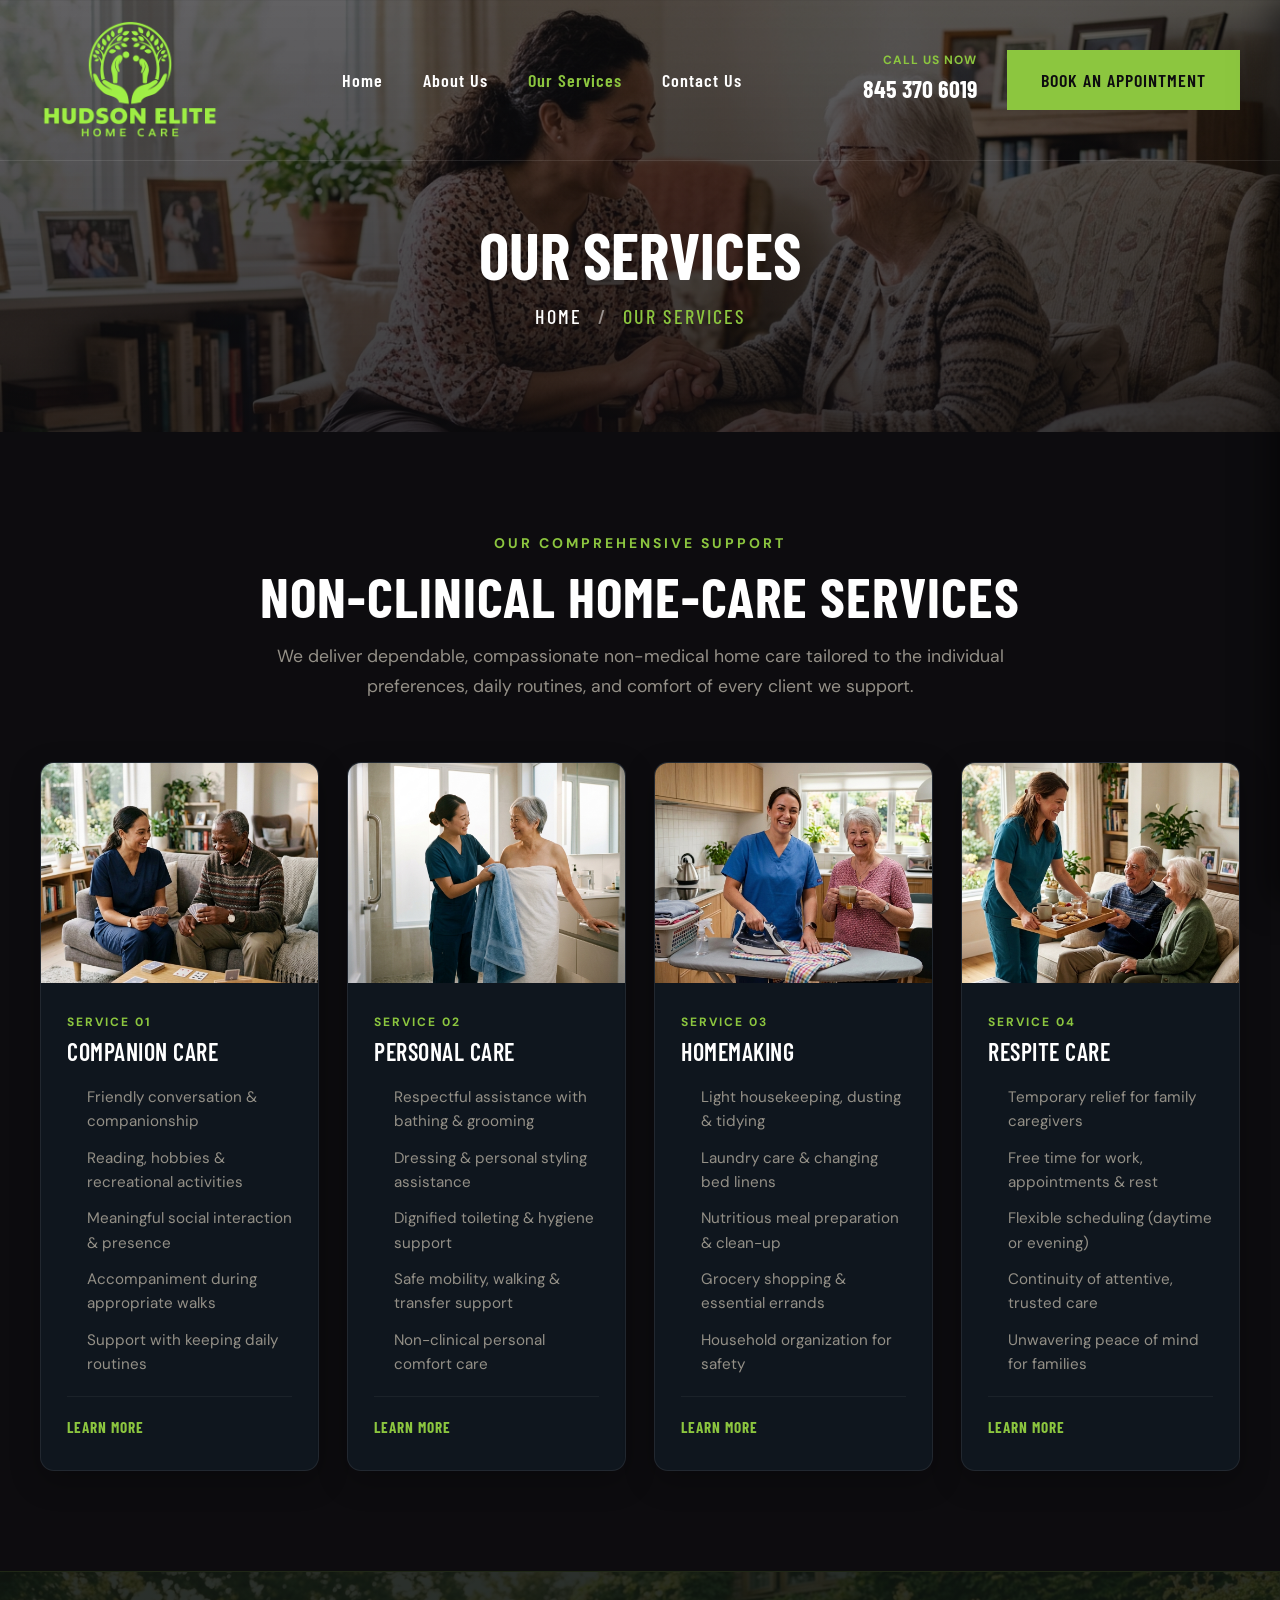
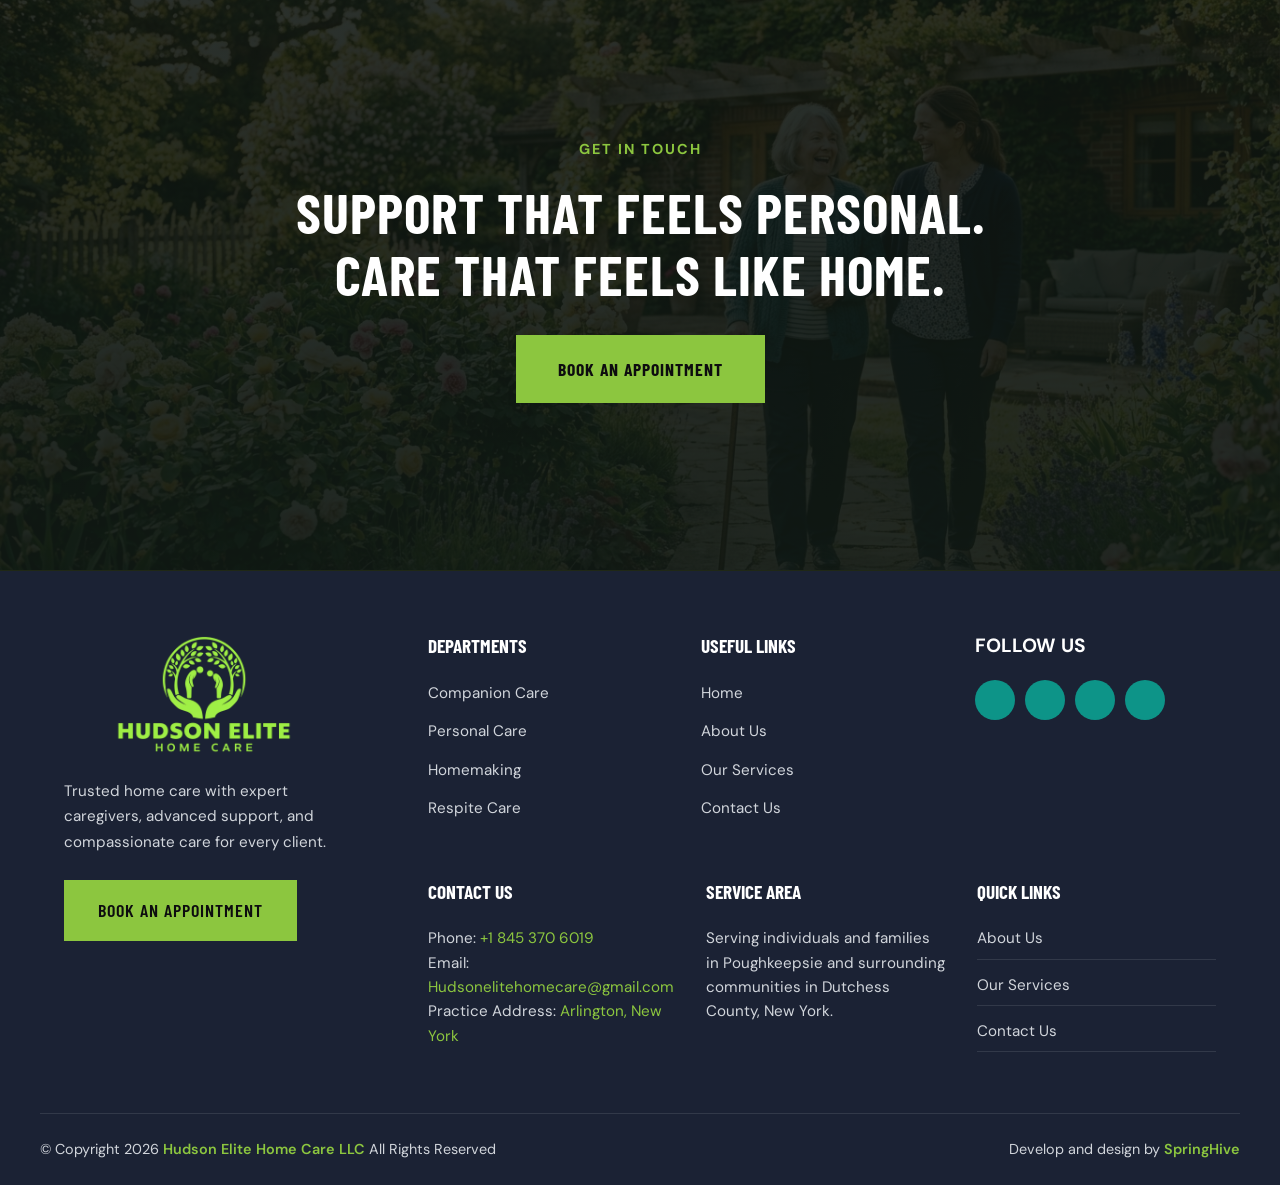
<file: services.html>
<!DOCTYPE html>
<html lang="en" class="dark-theme">

<head>
    <meta charset="UTF-8">
    <meta name="viewport" content="width=device-width, initial-scale=1.0">
    <title>Our Services - Hudson Elite Home Care LLC</title>
    <link rel="preconnect" href="https://fonts.googleapis.com">
    <link rel="preconnect" href="https://fonts.gstatic.com" crossorigin>
    <!-- Typography -->
    <link
        href="https://fonts.googleapis.com/css2?family=Barlow+Condensed:wght@500;600;700&family=DM+Sans:wght@400;500;700&display=swap"
        rel="stylesheet">
    <link rel='stylesheet' href='https://cdn-uicons.flaticon.com/uicons-regular-rounded/css/uicons-regular-rounded.css'>
    <link rel='stylesheet' href='https://cdn-uicons.flaticon.com/uicons-brands/css/uicons-brands.css'>
    <link rel="stylesheet" href="styles.css">
</head>

<body>

    <!-- 1. HEADER (Dark Theme) -->
    <header class="site-header">
        <div class="header-inner">
            <div class="logo">
                <a href="index.html"><img src="images/EntireLogo.png" alt="Hudson Elite Home Care Logo" class="site-logo"></a>
            </div>

            <nav class="main-nav">
                <ul>
                    <li><a href="index.html">Home</a></li>
                    <li><a href="about.html">About Us</a></li>
                    <li><a href="services.html" class="active-nav">Our Services</a></li>
                    <li><a href="contact.html">Contact Us</a></li>
                </ul>
            </nav>

            <div class="header-action">
                <div class="phone-block">
                    <span class="phone-label">CALL US NOW</span>
                    <a href="tel:+18453706019" class="phone-number">845 370 6019</a>
                </div>
                <a href="book-appointment.html" class="btn btn-accent">Book An Appointment</a>
                <button class="mobile-nav-toggle" id="mobileMenuToggle" aria-label="Toggle Navigation">
                    <i class="fi fi-rr-menu-burger"></i>
                </button>
            </div>
        </div>
    </header>

    <!-- MOBILE NAVIGATION OVERLAY -->
    <div class="mobile-menu-overlay" id="mobileMenu">
        <div class="mobile-menu-header">
            <a href="index.html"><img src="images/EntireLogo.png" alt="Hudson Elite Home Care Logo" class="mobile-menu-logo"></a>
            <button class="mobile-menu-close" id="mobileMenuClose" aria-label="Close Menu">
                <i class="fi fi-rr-cross"></i>
            </button>
        </div>
        <nav class="mobile-nav-links">
            <ul>
                <li><a href="index.html" class="mobile-link">Home</a></li>
                <li><a href="about.html" class="mobile-link">About Us</a></li>
                <li><a href="services.html" class="mobile-link active-nav">Our Services</a></li>
                <li><a href="contact.html" class="mobile-link">Contact Us</a></li>
            </ul>
        </nav>
        <div class="mobile-menu-footer">
            <a href="tel:+18453706019" class="btn btn-outline btn-full mb-10"><i class="fi fi-rr-phone-call"></i> Call 845 370 6019</a>
            <a href="book-appointment.html" class="btn btn-accent btn-full">Book An Appointment</a>
        </div>
    </div>

    <!-- PAGE HERO -->
    <section class="page-hero" style="background-image: linear-gradient(rgba(13, 12, 15, 0.65), rgba(13, 12, 15, 0.8)), url('images/about-hero-caregiver.jpg'); background-size: cover; background-position: center 30%; border-bottom: none;">
        <div class="container">
            <h1 style="color: #ffffff; font-size: 4rem; margin-bottom: 10px;">Our Services</h1>
            <p class="subtitle" style="color: var(--color-accent); font-weight: 500; font-family: var(--font-heading); text-transform: uppercase; letter-spacing: 2px;">
                <a href="index.html" style="color: #ffffff; text-decoration: none; transition: color 0.3s;">Home</a> <span style="margin: 0 10px; color: rgba(255,255,255,0.5);">/</span> Our Services
            </p>
        </div>
    </section>

    <!-- FULL-WIDTH SERVICES SECTION -->
    <section class="services-content-section" style="padding: 100px 0; background-color: var(--bg-main);">
        <div style="max-width: 1540px; margin: 0 auto; padding: 0 40px;">
            
            <div class="section-heading text-center" style="margin-bottom: 60px;">
                <span class="subheading text-accent">OUR COMPREHENSIVE SUPPORT</span>
                <h2 style="font-size: 3.5rem;">NON-CLINICAL HOME-CARE SERVICES</h2>
                <p style="max-width: 820px; margin: 15px auto 0; color: var(--text-muted); font-size: 1.1rem; line-height: 1.7;">
                    We deliver dependable, compassionate non-medical home care tailored to the individual preferences, daily routines, and comfort of every client we support.
                </p>
            </div>

            <!-- 4-Column Grid -->
            <div class="services-row-grid" style="gap: 28px;">
                
                <!-- 01. Companion Care -->
                <div class="service-card-modern" style="border-radius: 14px;">
                    <a href="companion-care.html" class="service-card-img-wrap" style="height: 220px; display: block;">
                        <img src="images/companion-care-cards.jpg" alt="Companion Care">
                    </a>
                    <div class="service-card-body" style="padding: 30px 26px;">
                        <div>
                            <span class="subheading text-accent" style="font-size: 0.75rem; letter-spacing: 2px; margin-bottom: 6px;">SERVICE 01</span>
                            <h4 class="service-card-title" style="font-size: 1.5rem; margin-bottom: 18px;"><a href="companion-care.html" style="color: inherit; text-decoration: none;">COMPANION CARE</a></h4>
                            <ul class="service-card-list" style="font-size: 0.95rem; line-height: 1.6;">
                                <li style="margin-bottom: 12px;"><i class="fi fi-rr-check"></i> Friendly conversation & companionship</li>
                                <li style="margin-bottom: 12px;"><i class="fi fi-rr-check"></i> Reading, hobbies & recreational activities</li>
                                <li style="margin-bottom: 12px;"><i class="fi fi-rr-check"></i> Meaningful social interaction & presence</li>
                                <li style="margin-bottom: 12px;"><i class="fi fi-rr-check"></i> Accompaniment during appropriate walks</li>
                                <li><i class="fi fi-rr-check"></i> Support with keeping daily routines</li>
                            </ul>
                        </div>
                        <a href="companion-care.html" class="service-card-link" style="padding-top: 18px;">Learn More <i class="fi fi-rr-arrow-right"></i></a>
                    </div>
                </div>

                <!-- 02. Personal Care -->
                <div class="service-card-modern" style="border-radius: 14px;">
                    <a href="personal-care.html" class="service-card-img-wrap" style="height: 220px; display: block;">
                        <img src="images/personal-care-towel.jpg" alt="Personal Care Assistance">
                    </a>
                    <div class="service-card-body" style="padding: 30px 26px;">
                        <div>
                            <span class="subheading text-accent" style="font-size: 0.75rem; letter-spacing: 2px; margin-bottom: 6px;">SERVICE 02</span>
                            <h4 class="service-card-title" style="font-size: 1.5rem; margin-bottom: 18px;"><a href="personal-care.html" style="color: inherit; text-decoration: none;">PERSONAL CARE</a></h4>
                            <ul class="service-card-list" style="font-size: 0.95rem; line-height: 1.6;">
                                <li style="margin-bottom: 12px;"><i class="fi fi-rr-check"></i> Respectful assistance with bathing & grooming</li>
                                <li style="margin-bottom: 12px;"><i class="fi fi-rr-check"></i> Dressing & personal styling assistance</li>
                                <li style="margin-bottom: 12px;"><i class="fi fi-rr-check"></i> Dignified toileting & hygiene support</li>
                                <li style="margin-bottom: 12px;"><i class="fi fi-rr-check"></i> Safe mobility, walking & transfer support</li>
                                <li><i class="fi fi-rr-check"></i> Non-clinical personal comfort care</li>
                            </ul>
                        </div>
                        <a href="personal-care.html" class="service-card-link" style="padding-top: 18px;">Learn More <i class="fi fi-rr-arrow-right"></i></a>
                    </div>
                </div>

                <!-- 03. Homemaking -->
                <div class="service-card-modern" style="border-radius: 14px;">
                    <a href="homemaking.html" class="service-card-img-wrap" style="height: 220px; display: block;">
                        <img src="images/homemaking-ironing.jpg" alt="Homemaking Services">
                    </a>
                    <div class="service-card-body" style="padding: 30px 26px;">
                        <div>
                            <span class="subheading text-accent" style="font-size: 0.75rem; letter-spacing: 2px; margin-bottom: 6px;">SERVICE 03</span>
                            <h4 class="service-card-title" style="font-size: 1.5rem; margin-bottom: 18px;"><a href="homemaking.html" style="color: inherit; text-decoration: none;">HOMEMAKING</a></h4>
                            <ul class="service-card-list" style="font-size: 0.95rem; line-height: 1.6;">
                                <li style="margin-bottom: 12px;"><i class="fi fi-rr-check"></i> Light housekeeping, dusting & tidying</li>
                                <li style="margin-bottom: 12px;"><i class="fi fi-rr-check"></i> Laundry care & changing bed linens</li>
                                <li style="margin-bottom: 12px;"><i class="fi fi-rr-check"></i> Nutritious meal preparation & clean-up</li>
                                <li style="margin-bottom: 12px;"><i class="fi fi-rr-check"></i> Grocery shopping & essential errands</li>
                                <li><i class="fi fi-rr-check"></i> Household organization for safety</li>
                            </ul>
                        </div>
                        <a href="homemaking.html" class="service-card-link" style="padding-top: 18px;">Learn More <i class="fi fi-rr-arrow-right"></i></a>
                    </div>
                </div>

                <!-- 04. Respite Care -->
                <div class="service-card-modern" style="border-radius: 14px;">
                    <a href="respite-care.html" class="service-card-img-wrap" style="height: 220px; display: block;">
                        <img src="images/respite-care-serving.jpg" alt="Respite Care">
                    </a>
                    <div class="service-card-body" style="padding: 30px 26px;">
                        <div>
                            <span class="subheading text-accent" style="font-size: 0.75rem; letter-spacing: 2px; margin-bottom: 6px;">SERVICE 04</span>
                            <h4 class="service-card-title" style="font-size: 1.5rem; margin-bottom: 18px;"><a href="respite-care.html" style="color: inherit; text-decoration: none;">RESPITE CARE</a></h4>
                            <ul class="service-card-list" style="font-size: 0.95rem; line-height: 1.6;">
                                <li style="margin-bottom: 12px;"><i class="fi fi-rr-check"></i> Temporary relief for family caregivers</li>
                                <li style="margin-bottom: 12px;"><i class="fi fi-rr-check"></i> Free time for work, appointments & rest</li>
                                <li style="margin-bottom: 12px;"><i class="fi fi-rr-check"></i> Flexible scheduling (daytime or evening)</li>
                                <li style="margin-bottom: 12px;"><i class="fi fi-rr-check"></i> Continuity of attentive, trusted care</li>
                                <li><i class="fi fi-rr-check"></i> Unwavering peace of mind for families</li>
                            </ul>
                        </div>
                        <a href="respite-care.html" class="service-card-link" style="padding-top: 18px;">Learn More <i class="fi fi-rr-arrow-right"></i></a>
                    </div>
                </div>

            </div>
        </div>
    </section>

    <!-- FINAL CALL TO ACTION -->
    <section class="split-cta-section" style="grid-template-columns: 1fr; border-top: 1px solid rgba(140, 198, 63, 0.15); border-bottom: 1px solid rgba(140, 198, 63, 0.15);">
        <div class="split-cta-block" style="background-image: linear-gradient(rgba(17, 24, 21, 0.8), rgba(21, 32, 27, 0.88)), url('images/about-cta-bg.jpg'); background-size: cover; background-position: center 35%; padding: 130px 20px; text-align: center; display: flex; flex-direction: column; align-items: center; justify-content: center;">
            <div class="split-cta-content" style="max-width: 800px;">
                <span class="subheading text-accent" style="font-weight: 700; letter-spacing: 2px; text-transform: uppercase;">GET IN TOUCH</span>
                <h2 style="font-size: 3.5rem; margin: 20px 0 30px; line-height: 1.1; color: #ffffff;">Support That Feels Personal.<br>Care That Feels Like Home.</h2>
                <a href="book-appointment.html" class="btn btn-accent btn-large" style="padding: 18px 40px; font-size: 1.1rem; font-weight: 700;">Book An Appointment</a>
            </div>
        </div>
    </section>

    <!-- 7. FOOTER -->
    <footer class="site-footer-new">
        <div class="container footer-main-wrapper">
            <div class="footer-left-col">
                <div class="logo">
                    <a href="index.html"><img src="images/EntireLogo.png" alt="Hudson Elite Home Care Logo" class="site-logo"
                        style="width: 280px; max-width: 100%;"></a>
                </div>
                <p class="footer-desc">Trusted home care with expert caregivers, advanced support, and compassionate
                    care for every client.</p>
                <div style="margin-top: 20px;">
                    <a href="book-appointment.html" class="btn btn-accent">Book An Appointment</a>
                </div>
            </div>

            <div class="footer-right-col">
                <!-- Row 1 -->
                <div class="footer-grid-top">
                    <div class="footer-widget">
                        <h4>Departments</h4>
                        <ul>
                            <li><a href="companion-care.html">Companion Care</a></li>
                            <li><a href="personal-care.html">Personal Care</a></li>
                            <li><a href="homemaking.html">Homemaking</a></li>
                            <li><a href="respite-care.html">Respite Care</a></li>
                        </ul>
                    </div>
                    <div class="footer-widget">
                        <h4>Useful Links</h4>
                        <ul>
                            <li><a href="index.html">Home</a></li>
                            <li><a href="about.html">About Us</a></li>
                            <li><a href="services.html">Our Services</a></li>
                            <li><a href="contact.html">Contact Us</a></li>
                        </ul>
                    </div>
                    <div class="footer-widget footer-social-section">
                        <h4>Follow us</h4>
                        <div class="footer-socials">
                            <a href="#"><i class="fi fi-brands-facebook"></i></a>
                            <a href="#"><i class="fi fi-brands-twitter"></i></a>
                            <a href="#"><i class="fi fi-brands-instagram"></i></a>
                            <a href="#"><i class="fi fi-brands-linkedin"></i></a>
                        </div>
                    </div>
                </div>

                <!-- Row 2 -->
                <div class="footer-grid-bottom">
                    <div class="footer-widget">
                        <h4>Contact Us</h4>
                        <p>Phone: <a href="tel:+18453706019" class="text-accent">+1 845 370 6019</a></p>
                        <p>Email: <a href="mailto:Hudsonelitehomecare@gmail.com" class="text-accent">Hudsonelitehomecare@gmail.com</a></p>
                        <p>Practice Address: <span class="text-accent">Arlington, New York</span></p>
                    </div>
                    <div class="footer-widget">
                        <h4>Service Area</h4>
                        <p>Serving individuals and families in Poughkeepsie and surrounding communities in Dutchess County, New York.</p>
                    </div>
                    <div class="footer-widget">
                        <h4>Quick Links</h4>
                        <ul class="hours-list">
                            <li><a href="about.html">About Us</a></li>
                            <li><a href="services.html">Our Services</a></li>
                            <li><a href="contact.html">Contact Us</a></li>
                        </ul>
                    </div>
                </div>
            </div>
        </div>

        <div class="footer-bottom-bar container">
            <div class="copyright">
                &copy; Copyright 2026 <span class="text-accent">Hudson Elite Home Care LLC</span> All Rights Reserved
            </div>
            <div class="developer">
                Develop and design by <a href="https://springhive.co/" target="_blank"
                    class="text-accent">SpringHive</a>
            </div>
        </div>
    </footer>

    <script src="script.js"></script>
</body>

</html>
</file>
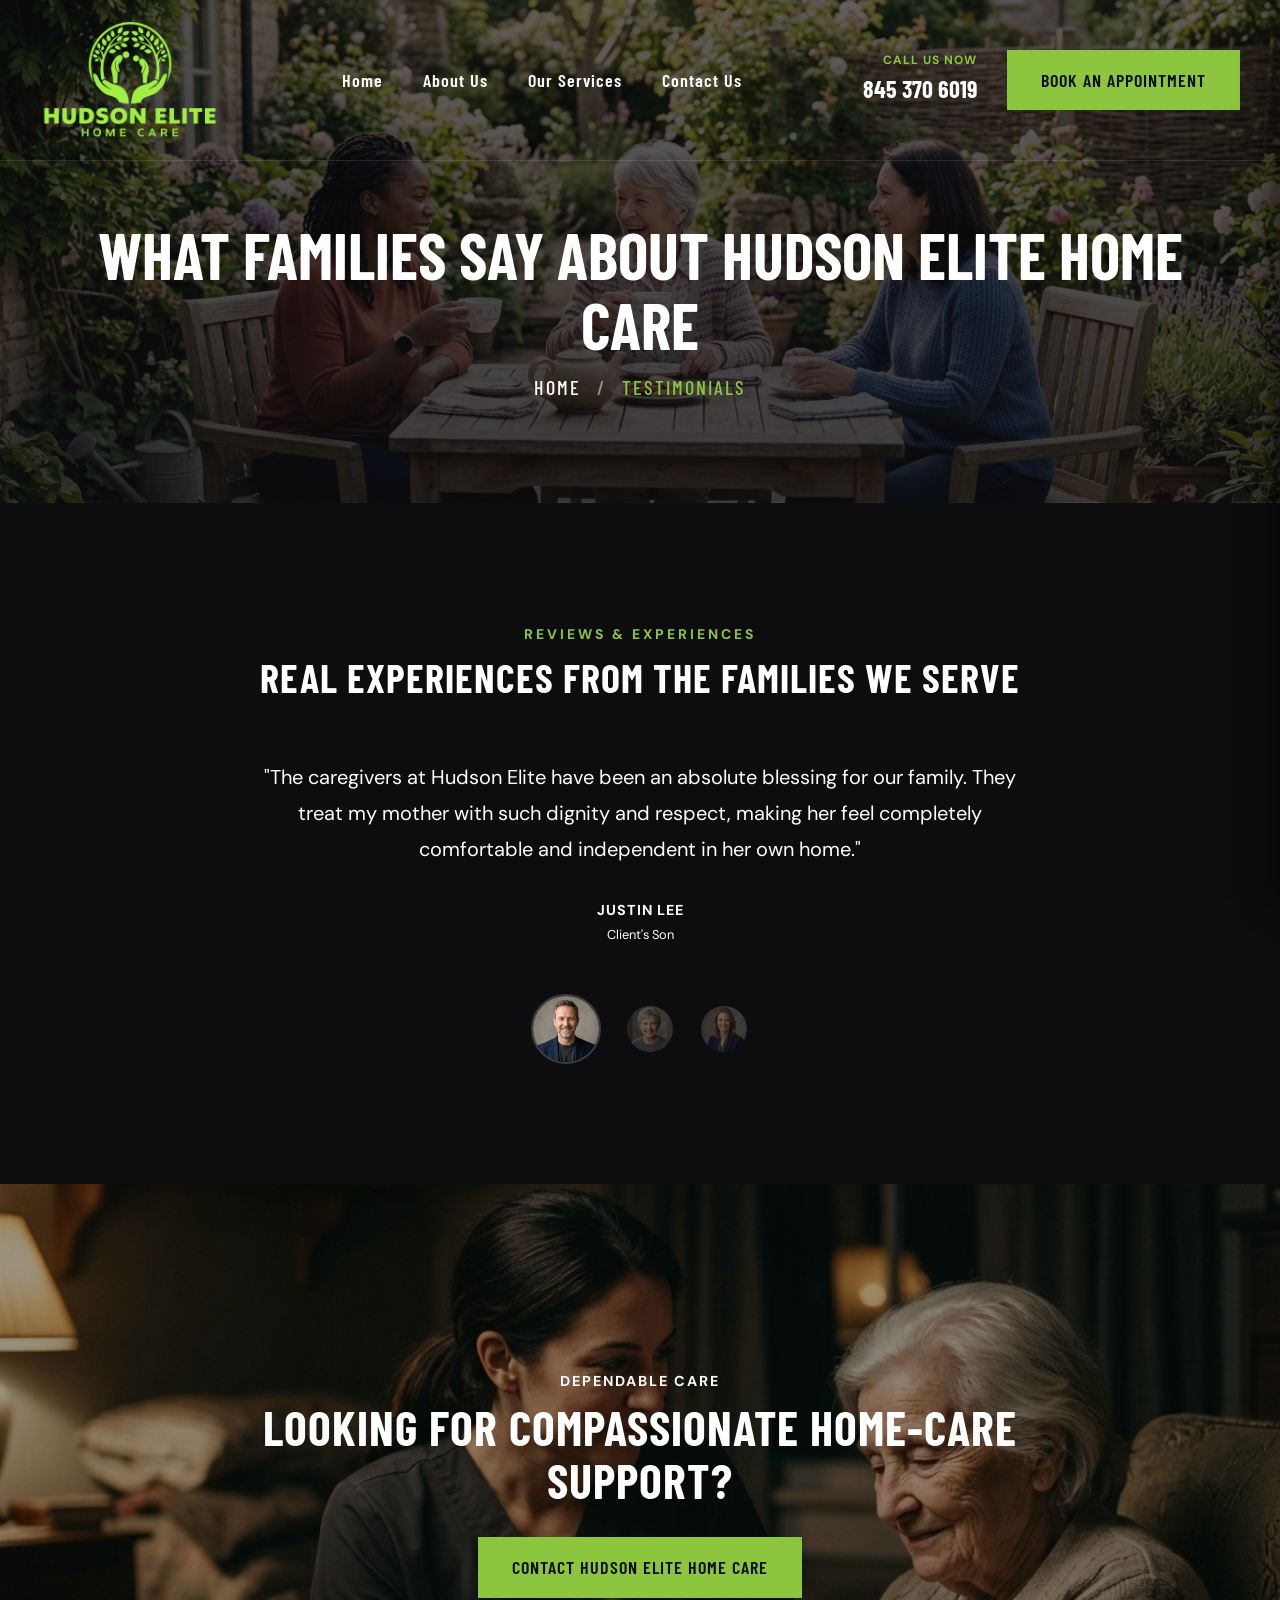
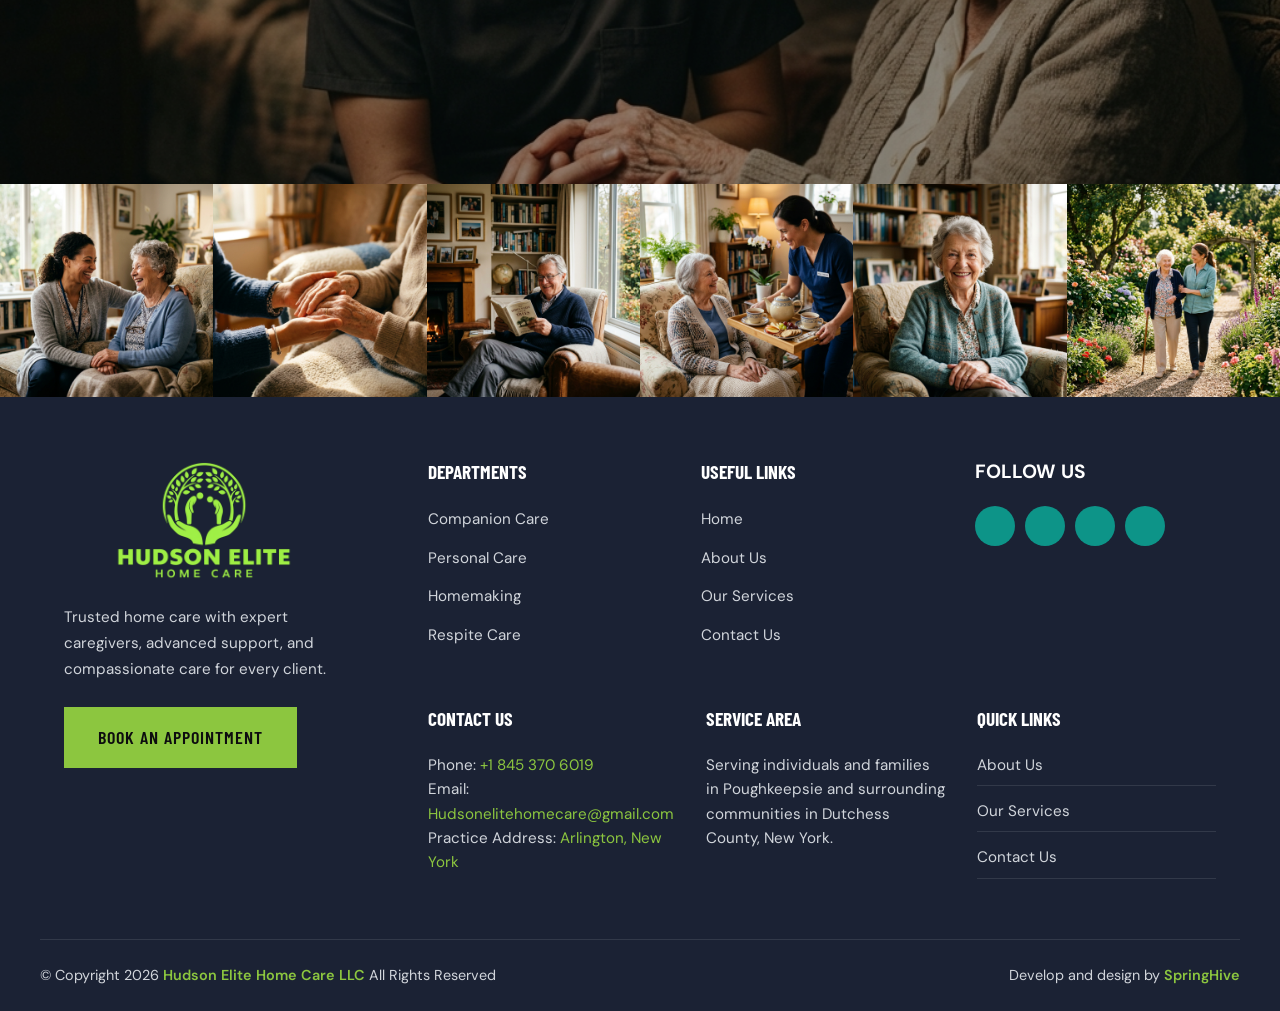
<file: testimonials.html>
<!DOCTYPE html>
<html lang="en" class="dark-theme">

<head>
    <meta charset="UTF-8">
    <meta name="viewport" content="width=device-width, initial-scale=1.0">
    <title>Hudson Elite Home Care LLC</title>
    <link rel="preconnect" href="https://fonts.googleapis.com">
    <link rel="preconnect" href="https://fonts.gstatic.com" crossorigin>
    <!-- Using Barlow Condensed for headings and DM Sans for body like DetailX -->
    <link
        href="https://fonts.googleapis.com/css2?family=Barlow+Condensed:wght@500;600;700&family=DM+Sans:wght@400;500;700&display=swap"
        rel="stylesheet">
    <link rel='stylesheet' href='https://cdn-uicons.flaticon.com/uicons-regular-rounded/css/uicons-regular-rounded.css'>
    <link rel='stylesheet' href='https://cdn-uicons.flaticon.com/uicons-brands/css/uicons-brands.css'>
    <link rel="stylesheet" href="styles.css">
</head>

<body>

    <!-- 1. HEADER (Dark Theme) -->
    <header class="site-header">
        <div class="header-inner">
            <div class="logo">
                <a href="index.html"><img src="images/EntireLogo.png" alt="Hudson Elite Home Care Logo" class="site-logo"></a>
            </div>

            <nav class="main-nav">
                <ul>
                    <li><a href="index.html">Home</a></li>
                    <li><a href="about.html">About Us</a></li>
                    <li><a href="services.html">Our Services</a></li>
                    <li><a href="contact.html">Contact Us</a></li>
                </ul>
            </nav>

            <div class="header-action">
                <div class="phone-block">
                    <span class="phone-label">CALL US NOW</span>
                    <a href="tel:+18453706019" class="phone-number">845 370 6019</a>
                </div>
                <a href="book-appointment.html" class="btn btn-accent">Book An Appointment</a>
                <button class="mobile-nav-toggle" id="mobileMenuToggle" aria-label="Toggle Navigation">
                    <i class="fi fi-rr-menu-burger"></i>
                </button>
            </div>
        </div>
    </header>

    <!-- MOBILE NAVIGATION OVERLAY -->
    <div class="mobile-menu-overlay" id="mobileMenu">
        <div class="mobile-menu-header">
            <a href="index.html"><img src="images/EntireLogo.png" alt="Hudson Elite Home Care Logo" class="mobile-menu-logo"></a>
            <button class="mobile-menu-close" id="mobileMenuClose" aria-label="Close Menu">
                <i class="fi fi-rr-cross"></i>
            </button>
        </div>
        <nav class="mobile-nav-links">
            <ul>
                <li><a href="index.html" class="mobile-link">Home</a></li>
                <li><a href="about.html" class="mobile-link">About Us</a></li>
                <li><a href="services.html" class="mobile-link">Our Services</a></li>
                <li><a href="contact.html" class="mobile-link">Contact Us</a></li>
            </ul>
        </nav>
        <div class="mobile-menu-footer">
            <a href="tel:+18453706019" class="btn btn-outline btn-full mb-10"><i class="fi fi-rr-phone-call"></i> Call 845 370 6019</a>
            <a href="book-appointment.html" class="btn btn-accent btn-full">Book An Appointment</a>
        </div>
    </div>

    <!-- 01. PAGE HERO (With Unique Diverse Overlay Image) -->
    <section class="page-hero" style="background-image: linear-gradient(rgba(13, 12, 15, 0.65), rgba(13, 12, 15, 0.8)), url('images/testimonials-hero-bg.jpg'); background-size: cover; background-position: center 30%; border-bottom: none;">
        <div class="container">
            <h1 style="color: #ffffff; font-size: 4rem; margin-bottom: 10px;">What Families Say About Hudson Elite Home Care</h1>
            <p class="subtitle" style="color: var(--color-accent); font-weight: 500; font-family: var(--font-heading); text-transform: uppercase; letter-spacing: 2px;">
                <a href="index.html" style="color: #ffffff; text-decoration: none; transition: color 0.3s;">Home</a> <span style="margin: 0 10px; color: rgba(255,255,255,0.5);">/</span> Testimonials
            </p>
        </div>
    </section>

    <!-- TESTIMONIALS SECTION (Copied from Homepage) -->
    <section class="testimonials-section" id="testimonials" style="padding: 120px 0; background-color: var(--bg-main);">
        <div class="container" style="position: relative;">
            <div class="section-heading text-center" style="margin-bottom: 60px;">
                <span class="subheading text-accent">REVIEWS & EXPERIENCES</span>
                <h2 style="font-size: 2.5rem;">REAL EXPERIENCES FROM THE FAMILIES WE SERVE</h2>
            </div>

            <button class="testimonial-nav-btn testimonial-prev" onclick="changeTestimonial(-1)"><i
                    class="fi fi-rr-arrow-left"></i></button>
            <button class="testimonial-nav-btn testimonial-next" onclick="changeTestimonial(1)"><i
                    class="fi fi-rr-arrow-right"></i></button>

            <div class="testimonial-container">
                <div class="testimonial-quote-icon" style="color: #ffffff;">
                    <i class="fi fi-rr-quote-right"></i>
                </div>

                <div id="testimonial-items">
                    <div class="testimonial-item active" data-index="0">
                        <p class="testimonial-text">"The caregivers at Hudson Elite have been an absolute blessing for
                            our family. They treat my mother with such dignity and respect, making her feel completely
                            comfortable and independent in her own home."</p>
                        <div class="testimonial-author">JUSTIN LEE</div>
                        <div class="testimonial-role">Client's Son</div>
                    </div>
                    <div class="testimonial-item" data-index="1">
                        <p class="testimonial-text">"I couldn't have asked for better support. The personalized
                            attention and genuine compassion I receive every single day has truly improved my quality of
                            life."</p>
                        <div class="testimonial-author">MARGARET STONE</div>
                        <div class="testimonial-role">Client</div>
                    </div>
                    <div class="testimonial-item" data-index="2">
                        <p class="testimonial-text">"Finding reliable home care was overwhelming until we found Hudson
                            Elite. Their team is incredibly professional, dependable, and they always put the needs of
                            the client first."</p>
                        <div class="testimonial-author">SARAH JENKINS</div>
                        <div class="testimonial-role">Family Member</div>
                    </div>
                </div>

                <div class="testimonial-avatars">
                    <img src="images/avatar1.jpg" alt="Justin Lee" class="testimonial-avatar active"
                        onclick="setTestimonial(0)">
                    <img src="images/avatar2.jpg" alt="Margaret Stone" class="testimonial-avatar"
                        onclick="setTestimonial(1)">
                    <img src="images/avatar3.jpg" alt="Sarah Jenkins" class="testimonial-avatar"
                        onclick="setTestimonial(2)">
                </div>
            </div>
        </div>
    </section>

    <!-- CTA SECTION -->
    <section class="split-cta-section" style="grid-template-columns: 1fr;">
        <div class="split-cta-block" style="background-image: url('images/split-cta-care.jpg'); padding: 100px 20px; text-align: center; display: flex; flex-direction: column; align-items: center; justify-content: center;">
            <div class="split-cta-content" style="max-width: 800px;">
                <span class="subheading">DEPENDABLE CARE</span>
                <h2 style="font-size: 3rem; margin-bottom: 30px;">Looking for compassionate home-care support?</h2>
                <a href="contact.html" class="btn btn-accent">Contact Hudson Elite Home Care</a>
            </div>
        </div>
    </section>

    <!-- SOCIAL GALLERY -->
    <section class="ig-gallery-section">
        <img src="images/ig1.jpg" alt="Home Care Lifestyle 1">
        <img src="images/ig2.jpg" alt="Home Care Lifestyle 2">
        <img src="images/ig3.jpg" alt="Home Care Lifestyle 3">
        <img src="images/ig4.jpg" alt="Home Care Lifestyle 4">
        <img src="images/ig5.jpg" alt="Home Care Lifestyle 5">
        <img src="images/ig6.jpg" alt="Home Care Lifestyle 6">
    </section>

    <!-- 7. FOOTER -->
    <footer class="site-footer-new">
        <div class="container footer-main-wrapper">
            <div class="footer-left-col">
                <div class="logo">
                    <a href="index.html"><img src="images/EntireLogo.png" alt="Hudson Elite Home Care Logo" class="site-logo"
                        style="width: 280px; max-width: 100%;"></a>
                </div>
                <p class="footer-desc">Trusted home care with expert caregivers, advanced support, and compassionate
                    care for every client.</p>
                <div style="margin-top: 20px;">
                    <a href="book-appointment.html" class="btn btn-accent">Book An Appointment</a>
                </div>
            </div>

            <div class="footer-right-col">
                <!-- Row 1 -->
                <div class="footer-grid-top">
                    <div class="footer-widget">
                        <h4>Departments</h4>
                        <ul>
                            <li><a href="companion-care.html">Companion Care</a></li>
                            <li><a href="personal-care.html">Personal Care</a></li>
                            <li><a href="homemaking.html">Homemaking</a></li>
                            <li><a href="respite-care.html">Respite Care</a></li>
                        </ul>
                    </div>
                    <div class="footer-widget">
                        <h4>Useful Links</h4>
                        <ul>
                            <li><a href="index.html">Home</a></li>
                            <li><a href="about.html">About Us</a></li>
                            <li><a href="services.html">Our Services</a></li>
                            <li><a href="contact.html">Contact Us</a></li>
                        </ul>
                    </div>
                    <div class="footer-widget footer-social-section">
                        <h4>Follow us</h4>
                        <div class="footer-socials">
                            <a href="#"><i class="fi fi-brands-facebook"></i></a>
                            <a href="#"><i class="fi fi-brands-twitter"></i></a>
                            <a href="#"><i class="fi fi-brands-instagram"></i></a>
                            <a href="#"><i class="fi fi-brands-linkedin"></i></a>
                        </div>
                    </div>
                </div>

                <!-- Row 2 -->
                <div class="footer-grid-bottom">
                    <div class="footer-widget">
                        <h4>Contact Us</h4>
                        <p>Phone: <a href="tel:+18453706019" class="text-accent">+1 845 370 6019</a></p>
                        <p>Email: <a href="mailto:Hudsonelitehomecare@gmail.com" class="text-accent">Hudsonelitehomecare@gmail.com</a></p>
                        <p>Practice Address: <span class="text-accent">Arlington, New York</span></p>
                    </div>
                    <div class="footer-widget">
                        <h4>Service Area</h4>
                        <p>Serving individuals and families in Poughkeepsie and surrounding communities in Dutchess County, New York.</p>
                    </div>
                    <div class="footer-widget">
                        <h4>Quick Links</h4>
                        <ul class="hours-list">
                            <li><a href="about.html">About Us</a></li>
                            <li><a href="services.html">Our Services</a></li>
                            <li><a href="contact.html">Contact Us</a></li>
                        </ul>
                    </div>
                </div>
            </div>
        </div>

        <div class="footer-bottom-bar container">
            <div class="copyright">
                &copy; Copyright 2026 <span class="text-accent">Hudson Elite Home Care LLC</span> All Rights Reserved
            </div>
            <div class="developer">
                Develop and design by <a href="https://springhive.co/" target="_blank"
                    class="text-accent">SpringHive</a>
            </div>
        </div>
    </footer>

    <script src="script.js"></script>
</body>

</html>
</file>
<file: styles.css>
/* 
  Hudson Elite Home Care LLC - Dark Theme
  Inspired by DetailX Car Detailing Theme
*/

:root {
    /* DetailX-inspired Dark Theme Colors */
    --bg-main: #0D0C0F;       /* Very Dark Grey/Black */
    --bg-secondary: #16151A;  /* Slightly lighter dark grey */
    --bg-tertiary: #232225;   /* Lighter grey for cards */
    
    --color-accent: #8CC63F;  /* Hudson Elite Green */
    --color-accent-hover: #7AB52E;
    
    --text-main: #FFFFFF;
    --text-muted: #949087;    /* Warm grey text from DetailX */
    --text-dark: #18171A;
    
    /* Typography */
    --font-heading: 'Barlow Condensed', sans-serif;
    --font-body: 'DM Sans', sans-serif;
    
    --transition: all 0.3s ease;
}

* { margin: 0; padding: 0; box-sizing: border-box; }

html {
    scroll-behavior: smooth;
}

body {
    background-color: var(--bg-main);
    color: var(--text-muted);
    font-family: var(--font-body);
    line-height: 1.6;
    overflow-x: hidden;
}

h1, h2, h3, h4, h5, h6 {
    font-family: var(--font-heading);
    color: var(--text-main);
    text-transform: uppercase;
    line-height: 1.1;
    margin-bottom: 1rem;
}

a {
    text-decoration: none;
    color: var(--text-main);
    transition: var(--transition);
}

img, video { max-width: 100%; height: auto; }
ul { list-style: none; }

.container {
    max-width: 1200px;
    margin: 0 auto;
    padding: 0 24px;
}

.text-center { text-align: center; }
.text-accent { color: var(--color-accent) !important; }

/* Typography Scale */
h2 { font-size: 3.5rem; font-weight: 700; letter-spacing: 1px; }
h3 { font-size: 2rem; font-weight: 600; }
h4 { font-size: 1.5rem; font-weight: 600; }

.subheading {
    display: block;
    font-family: var(--font-body);
    font-size: 0.875rem;
    font-weight: 700;
    letter-spacing: 3px;
    text-transform: uppercase;
    margin-bottom: 10px;
}

.section-heading {
    margin-bottom: 3rem;
}

/* Buttons */
.btn {
    display: inline-block;
    padding: 14px 32px;
    font-family: var(--font-heading);
    font-size: 1.125rem;
    font-weight: 600;
    letter-spacing: 1px;
    text-transform: uppercase;
    cursor: pointer;
    transition: var(--transition);
    border: 2px solid transparent;
}

.btn-accent {
    background-color: var(--color-accent);
    color: var(--bg-main);
}
.btn-accent:hover {
    background-color: var(--color-accent-hover);
    color: var(--bg-main);
}

.btn-outline {
    background-color: transparent;
    border-color: var(--text-main);
    color: var(--text-main);
}
.btn-outline:hover {
    background-color: var(--text-main);
    color: var(--bg-main);
}

.btn-large { padding: 18px 40px; font-size: 1.25rem; }
.btn-full { width: 100%; text-align: center; }


/* 1. HEADER */
.site-header {
    position: absolute;
    top: 0; left: 0; width: 100%;
    z-index: 100;
    padding: 20px 0;
    background: transparent;
    border-bottom: 1px solid rgba(255,255,255,0.1);
}

.header-inner {
    max-width: 1400px;
    margin: 0 auto;
    padding: 0 40px;
    display: flex;
    justify-content: space-between;
    align-items: center;
}

.logo {
    display: flex;
    align-items: center;
    gap: 12px;
}
.logo i { font-size: 2.5rem; }
.logo-title {
    display: block;
    font-family: var(--font-heading);
    font-size: 1.75rem;
    font-weight: 700;
    color: var(--text-main);
    line-height: 1;
}
.logo-subtitle {
    display: block;
    font-size: 0.75rem;
    font-weight: 700;
    letter-spacing: 2px;
}

.main-nav ul { display: flex; gap: 40px; }
.main-nav a {
    font-family: var(--font-heading);
    font-size: 1.125rem;
    font-weight: 600;
    letter-spacing: 1px;
}
.main-nav a:hover { color: var(--color-accent); }

.header-action {
    display: flex;
    align-items: center;
    gap: 30px;
}

.phone-block { text-align: right; }
.phone-label {
    display: block;
    font-size: 0.75rem;
    font-weight: 700;
    color: var(--color-accent);
    letter-spacing: 1px;
}
.phone-number {
    font-family: var(--font-heading);
    font-size: 1.5rem;
    font-weight: 700;
}

/* 2. HERO SECTION */
.hero-section {
    position: relative;
    height: 100vh;
    min-height: 800px;
    display: flex;
    align-items: center;
    justify-content: center;
    overflow: hidden;
}

.hero-bg {
    position: absolute;
    top: 0; left: 0; width: 100%; height: 100%;
    z-index: -2;
}

.hero-video {
    width: 100%; height: 100%;
    object-fit: cover;
}

.hero-overlay {
    position: absolute;
    top: 0; left: 0; width: 100%; height: 100%;
    background: rgba(13, 12, 15, 0.75); /* Dark overlay */
}

/* Marquee Animation */
.marquee-bg {
    position: absolute;
    z-index: -1;
    white-space: nowrap;
    opacity: 0.05;
    font-family: var(--font-heading);
    font-size: 15rem;
    font-weight: 700;
    color: var(--text-main);
    line-height: 1;
    pointer-events: none;
}
.marquee-bg.opacity-low { opacity: 0.03; }

.marquee-left {
    top: 50%;
    transform: translateY(-50%);
    animation: scrollLeft 40s linear infinite;
}

.marquee-right {
    top: 10%;
    animation: scrollRight 40s linear infinite;
}

@keyframes scrollLeft {
    0% { transform: translate(0, -50%); }
    100% { transform: translate(-50%, -50%); }
}

@keyframes scrollRight {
    0% { transform: translate(-50%, 0); }
    100% { transform: translate(0, 0); }
}


.hero-content {
    position: relative;
    z-index: 1;
    max-width: 1100px;
    margin-top: 80px;
}

.hero-subtitle-block {
    display: flex;
    align-items: center;
    justify-content: center;
    gap: 20px;
    margin-bottom: 30px;
}

.hero-subtitle-block .line {
    height: 2px;
    width: 60px;
    background-color: var(--color-accent);
}

.hero-badge {
    font-family: var(--font-body);
    font-size: 1rem;
    font-weight: 700;
    letter-spacing: 3px;
    color: var(--text-main);
}

.hero-title {
    font-size: 6rem;
    line-height: 0.95;
    margin-bottom: 30px;
}

.hero-desc {
    font-size: 1.25rem;
    max-width: 600px;
    margin: 0 auto 40px;
    color: rgba(255,255,255,0.8);
}

.hero-btns {
    display: flex;
    justify-content: center;
    gap: 20px;
}

/* HERO CALL US CTA */
.hero-call-cta {
    margin-top: 30px;
    display: flex;
    flex-direction: column;
    align-items: center;
    justify-content: center;
    text-align: center;
    gap: 6px;
}

.hero-call-label {
    display: inline-flex;
    align-items: center;
    gap: 10px;
    font-family: var(--font-heading);
    font-size: 1.25rem;
    font-weight: 700;
    letter-spacing: 2px;
    color: var(--color-accent);
    text-transform: uppercase;
}

.hero-call-icon {
    width: 32px;
    height: 32px;
    border: 2px solid var(--color-accent);
    border-radius: 50%;
    display: inline-flex;
    align-items: center;
    justify-content: center;
    font-size: 0.95rem;
    color: var(--color-accent);
}

.hero-call-number {
    font-family: var(--font-heading);
    font-size: 3rem;
    font-weight: 700;
    letter-spacing: 2px;
    color: #ffffff;
    line-height: 1;
    text-decoration: none;
    transition: var(--transition);
    display: inline-block;
}

.hero-call-number:hover {
    color: var(--color-accent);
    transform: scale(1.02);
}

/* 3. SERVICES (Edge-to-Edge) */
.services-grid-section {
    display: grid;
    grid-template-columns: repeat(4, 1fr);
    width: 100%;
}

.service-box {
    position: relative;
    height: 600px;
    background-size: cover;
    background-position: center;
    display: flex;
    flex-direction: column;
    justify-content: flex-end;
    padding: 40px;
    overflow: hidden;
    border-right: 1px solid rgba(255,255,255,0.05);
}

.service-box:last-child { border-right: none; }

.service-box-overlay {
    position: absolute;
    top: 0; left: 0; width: 100%; height: 100%;
    background: linear-gradient(to top, rgba(13,12,15,0.95) 0%, rgba(13,12,15,0.3) 50%, rgba(0,0,0,0) 100%);
    transition: var(--transition);
}

.service-box:hover .service-box-overlay {
    background: linear-gradient(to top, rgba(140,198,63,0.95) 0%, rgba(13,12,15,0.7) 60%, rgba(13,12,15,0.3) 100%);
}

.service-box-content {
    position: relative;
    z-index: 1;
    transform: translateY(15px);
    transition: var(--transition);
}

.service-box:hover .service-box-content {
    transform: translateY(0);
}

.service-title {
    font-size: 2rem;
    margin-bottom: 10px;
}

.service-desc {
    color: rgba(255,255,255,0.7);
    font-size: 1.125rem;
}

.service-icon-corner {
    position: absolute;
    top: 30px; right: 30px;
    width: 50px; height: 50px;
    background: rgba(255,255,255,0.1);
    backdrop-filter: blur(5px);
    border-radius: 50%;
    display: flex;
    justify-content: center;
    align-items: center;
    color: var(--text-main);
    transform: scale(0);
    transition: var(--transition);
}

.service-box:hover .service-icon-corner {
    transform: scale(1);
    background: var(--text-main);
    color: var(--bg-main);
}

/* 4. ABOUT SECTION */
.about-section {
    position: relative;
    padding: 120px 0;
    background-color: var(--bg-main);
    overflow: hidden;
}

.about-container {
    display: flex;
    align-items: center;
    gap: 80px;
}

.about-images {
    flex: 1;
    position: relative;
    min-height: 700px;
}

.img-main {
    position: absolute;
    top: 0;
    right: 0;
    bottom: 0;
    width: calc(50vw - 40px); /* Extends exactly to the left edge of the screen */
}

.img-main img {
    width: 100%;
    height: 100%;
    object-fit: cover;
    border-radius: 0 4px 4px 0;
}

.badge-box {
    position: absolute;
    bottom: -30px;
    right: -30px;
    background: var(--bg-tertiary);
    padding: 40px;
    border-radius: 4px;
    text-align: center;
    border-left: 4px solid var(--color-accent);
}

.badge-box i {
    font-size: 3rem;
    color: var(--color-accent);
    margin-bottom: 15px;
}

.badge-box h4 {
    font-size: 2.5rem;
    margin-bottom: 5px;
    line-height: 1;
}

.badge-box p {
    font-family: var(--font-heading);
    font-weight: 700;
    letter-spacing: 2px;
    margin: 0;
}

.about-content { flex: 1; }

.lead-text {
    font-size: 1.25rem;
    color: var(--text-main);
    margin-bottom: 20px;
}

.mission-vision {
    margin-top: 40px;
    display: flex;
    flex-direction: column;
    gap: 30px;
}

.mv-block {
    display: flex;
    gap: 20px;
    background: var(--bg-secondary);
    padding: 30px;
    border-radius: 4px;
}

.mv-block i { font-size: 2.5rem; }

.mv-block h4 { margin-bottom: 10px; }


/* VIDEO PROMOTION SECTION */
.video-promo-section {
    padding: 100px 0;
    background-color: var(--bg-main);
    position: relative;
}

.video-promo-desc {
    max-width: 760px;
    margin: 15px auto 0;
    font-size: 1.125rem;
    color: var(--text-muted);
    line-height: 1.6;
}

.video-wrapper {
    position: relative;
    width: 100%;
    max-width: 1000px;
    margin: 40px auto 0;
    padding-top: 56.25%; /* 16:9 Aspect Ratio */
    border-radius: 16px;
    overflow: hidden;
    box-shadow: 0 20px 45px rgba(0, 0, 0, 0.6);
    border: 1px solid rgba(255, 255, 255, 0.1);
    background-color: var(--bg-tertiary);
}

.video-wrapper iframe {
    position: absolute;
    top: 0;
    left: 0;
    width: 100%;
    height: 100%;
    border: 0;
}

@media (max-width: 768px) {
    .video-promo-section {
        padding: 70px 0;
    }
    .video-wrapper {
        margin-top: 30px;
        border-radius: 12px;
    }
    .video-promo-desc {
        font-size: 1rem;
    }
}

/* 5. WHY CHOOSE US */
.why-choose-section {
    padding: 120px 0;
    background-color: var(--bg-secondary);
}

.features-grid-dark {
    display: grid;
    grid-template-columns: repeat(3, 1fr);
    gap: 30px;
}

.feature-card-dark {
    background-color: var(--bg-tertiary);
    padding: 50px 40px;
    border-radius: 4px;
    text-align: center;
    transition: var(--transition);
    border-bottom: 3px solid transparent;
}

.feature-card-dark:hover {
    transform: translateY(-10px);
    border-bottom-color: var(--color-accent);
}

.feature-icon {
    width: 80px; height: 80px;
    margin: 0 auto 24px;
    background: rgba(140, 198, 63, 0.1);
    color: var(--color-accent);
    border-radius: 50%;
    display: flex;
    justify-content: center;
    align-items: center;
    font-size: 2rem;
    transition: var(--transition);
}

.feature-card-dark:hover .feature-icon {
    background: var(--color-accent);
    color: var(--bg-main);
}

/* 6. CONTACT */
.contact-section {
    padding: 120px 0;
    position: relative;
    background-image: url('https://images.unsplash.com/photo-1516302752625-fcc3c50ae61f?ixlib=rb-4.0.3&auto=format&fit=crop&w=1920&q=80');
    background-size: cover;
    background-attachment: fixed;
}

.contact-bg-overlay {
    position: absolute;
    top: 0; left: 0; width: 100%; height: 100%;
    background: rgba(13, 12, 15, 0.9);
}

.contact-container {
    position: relative;
    z-index: 1;
    display: grid;
    grid-template-columns: 1fr 1fr;
    gap: 80px;
    align-items: center;
}

.contact-list { margin-top: 40px; }
.contact-list li {
    display: flex;
    align-items: center;
    gap: 20px;
    margin-bottom: 30px;
}
.contact-list li i {
    width: 60px; height: 60px;
    background: rgba(255,255,255,0.05);
    border-radius: 50%;
    display: flex;
    justify-content: center;
    align-items: center;
    font-size: 1.5rem;
}
.contact-list li strong {
    display: block;
    font-family: var(--font-heading);
    font-size: 1.25rem;
    letter-spacing: 1px;
    color: var(--text-main);
}

.contact-form-block {
    background: var(--bg-tertiary);
    padding: 50px;
    border-radius: 4px;
}

.dark-form .form-row {
    display: grid;
    grid-template-columns: 1fr 1fr;
    gap: 20px;
}

.dark-form input, .dark-form select, .dark-form textarea {
    width: 100%;
    background: var(--bg-main);
    border: 1px solid rgba(255,255,255,0.1);
    color: var(--text-main);
    padding: 16px 20px;
    margin-bottom: 20px;
    font-family: var(--font-body);
    border-radius: 4px;
    outline: none;
    transition: var(--transition);
}

.dark-form input:focus, .dark-form select:focus, .dark-form textarea:focus {
    border-color: var(--color-accent);
}

/* 7. FOOTER */
.site-footer {
    background-color: #08080a;
    padding-top: 80px;
}

.footer-grid {
    display: grid;
    grid-template-columns: 2fr 1fr 1fr;
    gap: 60px;
    margin-bottom: 60px;
}

.footer-brand p {
    margin-top: 20px;
    max-width: 350px;
}

.site-footer h4 {
    margin-bottom: 24px;
    font-size: 1.5rem;
}

.site-footer ul li { margin-bottom: 15px; }
.site-footer ul a:hover { color: var(--color-accent); padding-left: 5px; }

.footer-bottom {
    background: #050506;
    padding: 24px 0;
    font-size: 0.875rem;
}

/* RESPONSIVE */
@media (max-width: 1024px) {
    .hero-title { font-size: 4rem; }
    .services-grid-section { grid-template-columns: repeat(2, 1fr); }
    .about-container { flex-direction: column; }
    .about-images { min-height: 0; width: 100%; margin-bottom: 30px; }
    .img-main { position: relative; width: 100%; height: 500px; }
    .features-grid-dark { grid-template-columns: repeat(2, 1fr); }
    .contact-container { grid-template-columns: 1fr; }
}

@media (max-width: 768px) {
    .main-nav, .phone-block { display: none; }
    .hero-title { font-size: 3rem; }
    .hero-btns { flex-direction: column; }
    .services-grid-section { grid-template-columns: 1fr; }
    .features-grid-dark { grid-template-columns: 1fr; }
    .dark-form .form-row { grid-template-columns: 1fr; }
    .footer-grid { grid-template-columns: 1fr; }
    .badge-box { position: static; margin-top: 20px; }
}
/* ---------------------------------------------------- */
/* SPLIT CTA SECTION */
/* ---------------------------------------------------- */
.split-cta-section {
    display: flex;
    width: 100%;
    height: 600px;
}

.split-cta-block {
    flex: 1;
    position: relative;
    background-size: cover;
    background-position: center;
    display: flex;
    align-items: center;
    justify-content: center;
    text-align: center;
    padding: 2rem;
    overflow: hidden;
}

.split-cta-block::before {
    content: '';
    position: absolute;
    top: 0; left: 0; width: 100%; height: 100%;
    background: rgba(10, 15, 12, 0.4); /* Reduced opacity */
    z-index: 1;
    transition: background 0.4s ease;
}

.split-cta-block:hover::before {
    background: rgba(10, 15, 12, 0.2); /* Lighter on hover */
}

.split-cta-content {
    position: relative;
    z-index: 2;
    max-width: 400px;
}

.split-cta-content .subheading {
    display: block;
    font-size: 0.9rem;
    font-weight: 700;
    letter-spacing: 2px;
    margin-bottom: 0.5rem;
    color: #ffffff;
    text-transform: uppercase;
}

.split-cta-content h2 {
    font-size: 3.5rem;
    line-height: 1.1;
    margin-bottom: 2rem;
    color: #ffffff;
    text-transform: uppercase;
}

.split-cta-content .btn-outline {
    border: 2px solid #ffffff;
    color: #ffffff;
    padding: 1rem 3rem;
    background: transparent;
    transition: all 0.3s ease;
}

.split-cta-content .btn-outline:hover {
    background: #ffffff;
    color: var(--dark-bg);
}

@media (max-width: 768px) {
    .split-cta-section {
        flex-direction: column;
        height: auto;
    }
    .split-cta-block {
        height: 400px;
    }
    .split-cta-content h2 {
        font-size: 2.5rem;
    }
}
/* ---------------------------------------------------- */
/* STANDALONE MARQUEE SECTION */
/* ---------------------------------------------------- */
.marquee-standalone-section {
    width: 100%;
    overflow: hidden;
    padding: 2rem 0;
    background: var(--dark-bg);
    display: flex;
    align-items: center;
    border-top: 1px solid rgba(255, 255, 255, 0.03);
    border-bottom: 1px solid rgba(255, 255, 255, 0.03);
}

.marquee-standalone-content {
    white-space: nowrap;
    font-family: var(--font-heading);
    font-size: 10rem;
    font-weight: 700;
    color: rgba(255, 255, 255, 0.15); /* Very subtle dark grey text */
    text-transform: uppercase;
    animation: scrollTextLeft 50s linear infinite;
    display: inline-block;
    line-height: 1;
}

@keyframes scrollTextLeft {
    0% { transform: translateX(0); }
    100% { transform: translateX(-50%); }
}

@media (max-width: 768px) {
    .marquee-standalone-content {
        font-size: 5rem;
    }
}
/* ---------------------------------------------------- */
/* TESTIMONIALS SECTION */
/* ---------------------------------------------------- */
.testimonials-section {
    background: #8cc63f; /* Brand green background */
    padding: 6rem 2rem;
    position: relative;
}

.testimonial-container {
    max-width: 800px;
    margin: 0 auto;
    text-align: center;
    position: relative;
}

.testimonial-quote-icon {
    color: var(--accent-red, #e60000); /* Use red or brand accent */
    font-size: 2.5rem;
    margin-bottom: 2rem;
}

.testimonial-item {
    display: none;
    animation: fadeIn 0.5s ease;
}

.testimonial-item.active {
    display: block;
}

.testimonial-text {
    font-size: 1.25rem;
    line-height: 1.8;
    color: #ffffff;
    margin-bottom: 2rem;
}

.testimonial-author {
    font-weight: 700;
    font-size: 0.9rem;
    color: #ffffff;
    text-transform: uppercase;
    letter-spacing: 1px;
    margin-bottom: 0.2rem;
}

.testimonial-role {
    font-size: 0.8rem;
    color: #ffffff;
    margin-bottom: 3rem;
}

.testimonial-avatars {
    display: flex;
    justify-content: center;
    align-items: center;
    gap: 1.5rem;
}

.testimonial-avatar {
    width: 50px;
    height: 50px;
    border-radius: 50%;
    object-fit: cover;
    opacity: 0.4;
    cursor: pointer;
    transition: all 0.3s ease;
    border: 2px solid transparent;
}

.testimonial-avatar:hover {
    opacity: 0.7;
}

.testimonial-avatar.active {
    width: 70px;
    height: 70px;
    opacity: 1;
    border-color: rgba(255, 255, 255, 0.2);
}

.testimonial-nav-btn {
    position: absolute;
    top: 50%;
    transform: translateY(-50%);
    background: transparent;
    border: none;
    color: #ffffff;
    font-size: 1.5rem;
    cursor: pointer;
    padding: 1rem;
    opacity: 1;
    transition: opacity 0.3s;
}

.testimonial-nav-btn:hover {
    opacity: 1;
}

.testimonial-prev { left: 0; }
.testimonial-next { right: 0; }

@media (max-width: 900px) {
    .testimonial-prev { left: -1rem; }
    .testimonial-next { right: -1rem; }
}

@media (max-width: 600px) {
    .testimonial-nav-btn { display: none; } /* Hide arrows on very small screens, use avatars instead */
}

@keyframes fadeIn {
    from { opacity: 0; transform: translateY(10px); }
    to { opacity: 1; transform: translateY(0); }
}
/* ---------------------------------------------------- */
/* INSTAGRAM GALLERY SECTION */
/* ---------------------------------------------------- */
.ig-gallery-section {
    position: relative;
    width: 100%;
    overflow: hidden;
    display: grid;
    grid-template-columns: repeat(6, 1fr);
    line-height: 0;
}

.ig-gallery-section img {
    width: 100%;
    height: auto;
    object-fit: cover;
    aspect-ratio: 1 / 1;
    display: block;
    transition: filter 0.3s ease;
    cursor: pointer;
}

.ig-gallery-section img:hover {
    filter: brightness(0.7);
}

.ig-gallery-badges {
    position: absolute;
    top: 50%;
    left: 50%;
    transform: translate(-50%, -50%);
    display: flex;
    flex-direction: column;
    gap: 15px;
    z-index: 10;
}

.ig-gallery-badge {
    width: 50px;
    height: 50px;
    background: #1c1c1c;
    border-radius: 50%;
    display: flex;
    align-items: center;
    justify-content: center;
    color: #ffffff;
    font-size: 1.25rem;
    cursor: pointer;
    transition: transform 0.3s ease, background 0.3s ease;
    text-decoration: none;
}

.ig-gallery-badge:hover {
    transform: scale(1.1);
    background: #000000;
}

@media (max-width: 900px) {
    .ig-gallery-section {
        grid-template-columns: repeat(3, 1fr);
    }
}

@media (max-width: 500px) {
    .ig-gallery-section {
        grid-template-columns: repeat(2, 1fr);
    }
    .ig-gallery-badge {
        width: 40px;
        height: 40px;
        font-size: 1rem;
    }
}
/* ---------------------------------------------------- */
/* NEW FOOTER STYLES */
/* ---------------------------------------------------- */
.site-footer-new {
    background: #1b2234;
    color: #ffffff;
    padding: 4rem 0 0;
    font-family: var(--font-body);
}

.footer-main-wrapper {
    display: flex;
    gap: 4rem;
    padding-bottom: 3rem;
}

.footer-left-col {
    flex: 0 0 300px;
}

.footer-left-col .logo-title {
    color: #ffffff;
}

.footer-desc {
    margin: 1.5rem 0;
    font-size: 0.95rem;
    color: #d1d5db;
    line-height: 1.7;
}

.footer-social-section h4 {
    font-size: 1.1rem;
    margin-bottom: 1rem;
    font-family: var(--font-body);
}

.footer-socials {
    display: flex;
    gap: 10px;
}

.footer-socials a {
    display: flex;
    align-items: center;
    justify-content: center;
    width: 40px;
    height: 40px;
    border-radius: 50%;
    background: #0d9488;
    color: #ffffff;
    text-decoration: none;
    transition: transform 0.3s ease, background 0.3s ease;
}

.footer-socials a:hover {
    transform: translateY(-3px);
    background: #0f766e;
}

.footer-right-col {
    flex: 1;
    display: flex;
    flex-direction: column;
    gap: 3rem;
}

.footer-grid-top, .footer-grid-bottom {
    display: grid;
    grid-template-columns: repeat(3, 1fr);
    gap: 2rem;
}

.footer-widget h4 {
    font-size: 1.2rem;
    margin-bottom: 1.5rem;
    color: #ffffff;
    font-weight: 700;
}

.footer-widget ul {
    list-style: none;
    padding: 0;
}

.footer-widget ul li {
    margin-bottom: 0.8rem;
}

.footer-widget ul li a, .footer-widget p {
    color: #d1d5db;
    text-decoration: none;
    font-size: 0.95rem;
    transition: color 0.3s ease;
}

.footer-widget ul li a:hover {
    color: #0d9488;
}

.hours-list li {
    display: flex;
    justify-content: space-between;
    color: #d1d5db;
    font-size: 0.95rem;
    border-bottom: 1px solid rgba(255,255,255,0.1);
    padding-bottom: 0.5rem;
    margin-bottom: 0.5rem;
}

.hours-list li span {
    color: #ffffff;
}

.footer-subscribe-form {
    display: flex;
    border-bottom: 1px solid rgba(255,255,255,0.2);
    margin-top: 1rem;
    padding-bottom: 0.5rem;
}

.footer-subscribe-form input {
    background: transparent;
    border: none;
    color: #ffffff;
    flex: 1;
    font-size: 0.9rem;
    outline: none;
}

.footer-subscribe-form input::placeholder {
    color: #9ca3af;
}

.footer-subscribe-form button {
    background: transparent;
    border: none;
    color: #0d9488;
    cursor: pointer;
    font-size: 1.2rem;
}

.footer-bottom-bar {
    border-top: 1px solid rgba(255,255,255,0.1);
    padding: 1.5rem 0;
    display: flex;
    justify-content: space-between;
    font-size: 0.9rem;
    color: #d1d5db;
}

.footer-bottom-bar a, .footer-bottom-bar .text-accent {
    color: #0d9488;
    text-decoration: none;
    font-weight: 600;
}

@media (max-width: 900px) {
    .footer-main-wrapper {
        flex-direction: column;
    }
    
    .footer-left-col {
        flex: 1 1 auto;
    }
}

@media (max-width: 768px) {
    .footer-grid-top, .footer-grid-bottom {
        grid-template-columns: 1fr;
    }
    
    .footer-bottom-bar {
        flex-direction: column;
        align-items: center;
        text-align: center;
        gap: 1rem;
    }
}
/* ---------------------------------------------------- */
/* LOGO IMAGE STYLES */
/* ---------------------------------------------------- */
.site-logo {
    height: 120px; /* Increased for better readability */
    width: auto;
    object-fit: contain;
    display: block;
}

/* ---------------------------------------------------- */
/* NEW PAGE STYLES */
/* ---------------------------------------------------- */
.page-hero {
    padding: 220px 0 100px; /* Large top padding to clear fixed header */
    text-align: center;
    background-color: var(--bg-secondary);
    border-bottom: 1px solid rgba(255,255,255,0.05);
}
.page-hero h1 {
    font-size: 3.5rem;
    margin-bottom: 20px;
    color: var(--color-accent);
}
.page-hero .subtitle {
    font-size: 1.25rem;
    color: var(--text-muted);
    max-width: 800px;
    margin: 0 auto;
    line-height: 1.6;
}
.active-nav {
    color: var(--color-accent) !important;
    font-weight: 700;
}

/* ---------------------------------------------------- */
/* ABOUT US - 4-COLUMN SERVICES CARDS */
/* ---------------------------------------------------- */
.services-row-grid {
    display: grid;
    grid-template-columns: repeat(4, 1fr);
    gap: 24px;
    align-items: stretch;
}

.service-card-modern {
    background: #0f161e;
    border: 1px solid rgba(255, 255, 255, 0.08);
    border-radius: 12px;
    overflow: hidden;
    display: flex;
    flex-direction: column;
    height: 100%;
    transition: var(--transition);
    box-shadow: 0 10px 30px rgba(0, 0, 0, 0.25);
    position: relative;
}

.service-card-modern:hover {
    transform: translateY(-6px);
    border-color: rgba(140, 198, 63, 0.35);
    box-shadow: 0 18px 40px rgba(0, 0, 0, 0.4);
}

.service-card-img-wrap {
    height: 190px;
    width: 100%;
    overflow: hidden;
    position: relative;
}

.service-card-img-wrap img {
    width: 100%;
    height: 100%;
    object-fit: cover;
    display: block;
    transition: transform 0.5s ease;
}

.service-card-modern:hover .service-card-img-wrap img {
    transform: scale(1.05);
}

.service-card-body {
    padding: 24px 20px;
    display: flex;
    flex-direction: column;
    flex: 1 1 auto;
    justify-content: space-between;
}

.service-card-title {
    font-family: var(--font-heading);
    font-size: 1.35rem;
    color: var(--text-main);
    letter-spacing: 0.5px;
    margin-bottom: 14px;
    line-height: 1.2;
}

.service-card-list {
    list-style: none;
    padding: 0;
    margin: 0 0 20px 0;
    font-size: 0.88rem;
    color: var(--text-muted);
    line-height: 1.5;
}

.service-card-list li {
    margin-bottom: 8px;
    padding-left: 20px;
    position: relative;
}

.service-card-list li:last-child {
    margin-bottom: 0;
}

.service-card-list li i {
    position: absolute;
    left: 0;
    top: 2px;
    color: var(--color-accent);
    font-size: 0.85rem;
}

.service-card-link {
    font-family: var(--font-heading);
    font-size: 0.95rem;
    font-weight: 700;
    letter-spacing: 1px;
    color: var(--color-accent);
    display: inline-flex;
    align-items: center;
    gap: 8px;
    text-transform: uppercase;
    text-decoration: none;
    transition: var(--transition);
    margin-top: auto;
    padding-top: 14px;
    border-top: 1px solid rgba(255, 255, 255, 0.05);
}

.service-card-link:hover {
    color: #ffffff;
    gap: 12px;
}

@media (max-width: 991px) {
    .services-row-grid {
        grid-template-columns: repeat(2, 1fr);
        gap: 20px;
    }
}

@media (max-width: 576px) {
    .services-row-grid {
        grid-template-columns: 1fr;
    }
}

/* ---------------------------------------------------- */
/* WHY CHOOSE US - 4-COLUMN CARDS */
/* ---------------------------------------------------- */
.why-choose-grid-4 {
    display: grid;
    grid-template-columns: repeat(4, 1fr);
    gap: 24px;
    align-items: stretch;
}

.why-choose-card {
    background-color: var(--bg-secondary);
    border: 1px solid rgba(255, 255, 255, 0.06);
    padding: 44px 28px;
    border-radius: 12px;
    text-align: center;
    transition: var(--transition);
    border-bottom: 3px solid transparent;
    display: flex;
    flex-direction: column;
    align-items: center;
    height: 100%;
    box-shadow: 0 10px 30px rgba(0, 0, 0, 0.25);
}

.why-choose-card:hover {
    transform: translateY(-8px);
    border-bottom-color: var(--color-accent);
    box-shadow: 0 18px 40px rgba(0, 0, 0, 0.4);
    border-color: rgba(140, 198, 63, 0.3);
}

.why-choose-icon {
    width: 70px;
    height: 70px;
    margin: 0 auto 20px;
    background: rgba(140, 198, 63, 0.1);
    color: var(--color-accent);
    border-radius: 50%;
    display: flex;
    justify-content: center;
    align-items: center;
    font-size: 1.8rem;
    transition: var(--transition);
}

.why-choose-card:hover .why-choose-icon {
    background: var(--color-accent);
    color: var(--bg-main);
}

.why-choose-card h4 {
    font-size: 1.25rem;
    line-height: 1.25;
    margin-bottom: 12px;
    color: #ffffff;
}

.why-choose-card p {
    font-size: 0.95rem;
    color: var(--text-muted);
    line-height: 1.6;
    margin: 0;
}

@media (max-width: 991px) {
    .why-choose-grid-4 {
        grid-template-columns: repeat(2, 1fr);
        gap: 20px;
    }
}

@media (max-width: 576px) {
    .why-choose-grid-4 {
        grid-template-columns: 1fr;
    }
}

/* ---------------------------------------------------- */
/* MOBILE NAVIGATION & RESPONSIVE HEADER ENHANCEMENTS */
/* ---------------------------------------------------- */
.mobile-nav-toggle {
    display: none;
    background: transparent;
    border: none;
    color: var(--color-accent);
    font-size: 1.75rem;
    cursor: pointer;
    padding: 6px;
    align-items: center;
    justify-content: center;
    transition: transform 0.3s ease;
}

.mobile-nav-toggle:hover {
    transform: scale(1.1);
}

.mobile-menu-overlay {
    position: fixed;
    top: 0;
    left: 0;
    width: 100%;
    height: 100vh;
    background: #111015;
    z-index: 99999;
    display: flex;
    flex-direction: column;
    justify-content: space-between;
    padding: 30px 24px;
    transform: translateX(100%);
    transition: transform 0.4s cubic-bezier(0.16, 1, 0.3, 1);
    box-shadow: -10px 0 30px rgba(0,0,0,0.5);
}

.mobile-menu-overlay.active {
    transform: translateX(0);
}

.mobile-menu-header {
    display: flex;
    justify-content: space-between;
    align-items: center;
    border-bottom: 1px solid rgba(255, 255, 255, 0.1);
    padding-bottom: 20px;
}

.mobile-menu-logo {
    height: 55px;
    width: auto;
    object-fit: contain;
}

.mobile-menu-close {
    background: rgba(255, 255, 255, 0.08);
    border: none;
    color: #ffffff;
    font-size: 1.4rem;
    width: 44px;
    height: 44px;
    border-radius: 50%;
    display: flex;
    align-items: center;
    justify-content: center;
    cursor: pointer;
    transition: background 0.3s ease;
}

.mobile-menu-close:hover {
    background: var(--color-accent);
    color: #111015;
}

.mobile-nav-links ul {
    list-style: none;
    padding: 0;
    margin: 30px 0;
    display: flex;
    flex-direction: column;
    gap: 24px;
}

.mobile-nav-links a {
    font-family: var(--font-heading);
    font-size: 1.75rem;
    font-weight: 700;
    color: #ffffff;
    text-decoration: none;
    text-transform: uppercase;
    letter-spacing: 1px;
    transition: color 0.3s ease;
}

.mobile-nav-links a:hover,
.mobile-nav-links a.active-nav {
    color: var(--color-accent);
}

.mobile-menu-footer {
    display: flex;
    flex-direction: column;
    gap: 12px;
    padding-top: 20px;
    border-top: 1px solid rgba(255, 255, 255, 0.1);
}

.mb-10 {
    margin-bottom: 10px;
}

@media (max-width: 1200px) {
    .hero-title {
        font-size: 4.75rem;
    }
    .hero-call-number {
        font-size: 2rem;
    }
}

@media (max-width: 992px) {
    .hero-section {
        min-height: 750px;
        padding: 100px 0 60px;
    }
    .hero-title {
        font-size: 3.75rem;
        margin-bottom: 24px;
    }
    .hero-desc {
        font-size: 1.125rem;
        margin-bottom: 30px;
    }
    .hero-call-cta {
        margin-top: 22px;
    }
    .hero-call-number {
        font-size: 1.875rem;
    }
}

@media (max-width: 860px) {
    .site-header {
        padding: 12px 0;
        background: rgba(13, 12, 15, 0.95);
        backdrop-filter: blur(10px);
    }
    .header-inner {
        padding: 0 20px;
    }
    .main-nav, .phone-block {
        display: none !important;
    }
    .mobile-nav-toggle {
        display: flex !important;
    }
    .site-logo {
        height: 60px;
    }
    .header-action {
        gap: 12px;
    }
    .header-action .btn {
        padding: 10px 16px;
        font-size: 0.825rem;
    }
}

@media (max-width: 768px) {
    .hero-section {
        min-height: 680px;
        height: auto;
        padding: 120px 0 60px;
    }
    .hero-title {
        font-size: 3rem;
        line-height: 1.05;
        margin-bottom: 20px;
    }
    .hero-desc {
        font-size: 1rem;
        margin-bottom: 24px;
    }
    .hero-btns {
        flex-direction: column;
        align-items: center;
        width: 100%;
        max-width: 320px;
        margin: 0 auto;
        gap: 12px;
    }
    .hero-btns .btn {
        width: 100%;
        text-align: center;
        padding: 14px 24px;
    }
    .hero-call-cta {
        margin-top: 22px;
    }
    .hero-call-label {
        font-size: 0.825rem;
        letter-spacing: 1.8px;
    }
    .hero-call-number {
        font-size: 1.75rem;
    }
}

@media (max-width: 480px) {
    .site-logo {
        height: 48px;
    }
    .header-action .btn {
        display: none !important;
    }
    .hero-section {
        min-height: 560px;
        height: auto;
        padding: 90px 0 40px;
    }
    .hero-subtitle-block {
        margin-bottom: 20px;
        gap: 10px;
    }
    .hero-subtitle-block .line {
        width: 30px;
    }
    .hero-badge {
        font-size: 0.775rem;
        letter-spacing: 1.5px;
    }
    .hero-title {
        font-size: 2.25rem !important;
        line-height: 1.15 !important;
        margin-bottom: 16px;
    }
    .hero-desc {
        font-size: 0.95rem;
        margin-bottom: 20px;
    }
    .hero-btns {
        max-width: 280px;
        gap: 10px;
    }
    .hero-btns .btn {
        padding: 12px 20px;
        font-size: 0.9rem;
    }
    .hero-call-cta {
        margin-top: 18px;
    }
    .hero-call-label {
        font-size: 0.775rem;
        letter-spacing: 1.5px;
    }
    .hero-call-label i {
        font-size: 0.95rem;
    }
    .hero-call-number {
        font-size: 1.5rem;
        letter-spacing: 1px;
    }
    .page-hero h1 {
        font-size: 2.5rem !important;
    }
}
</file>
